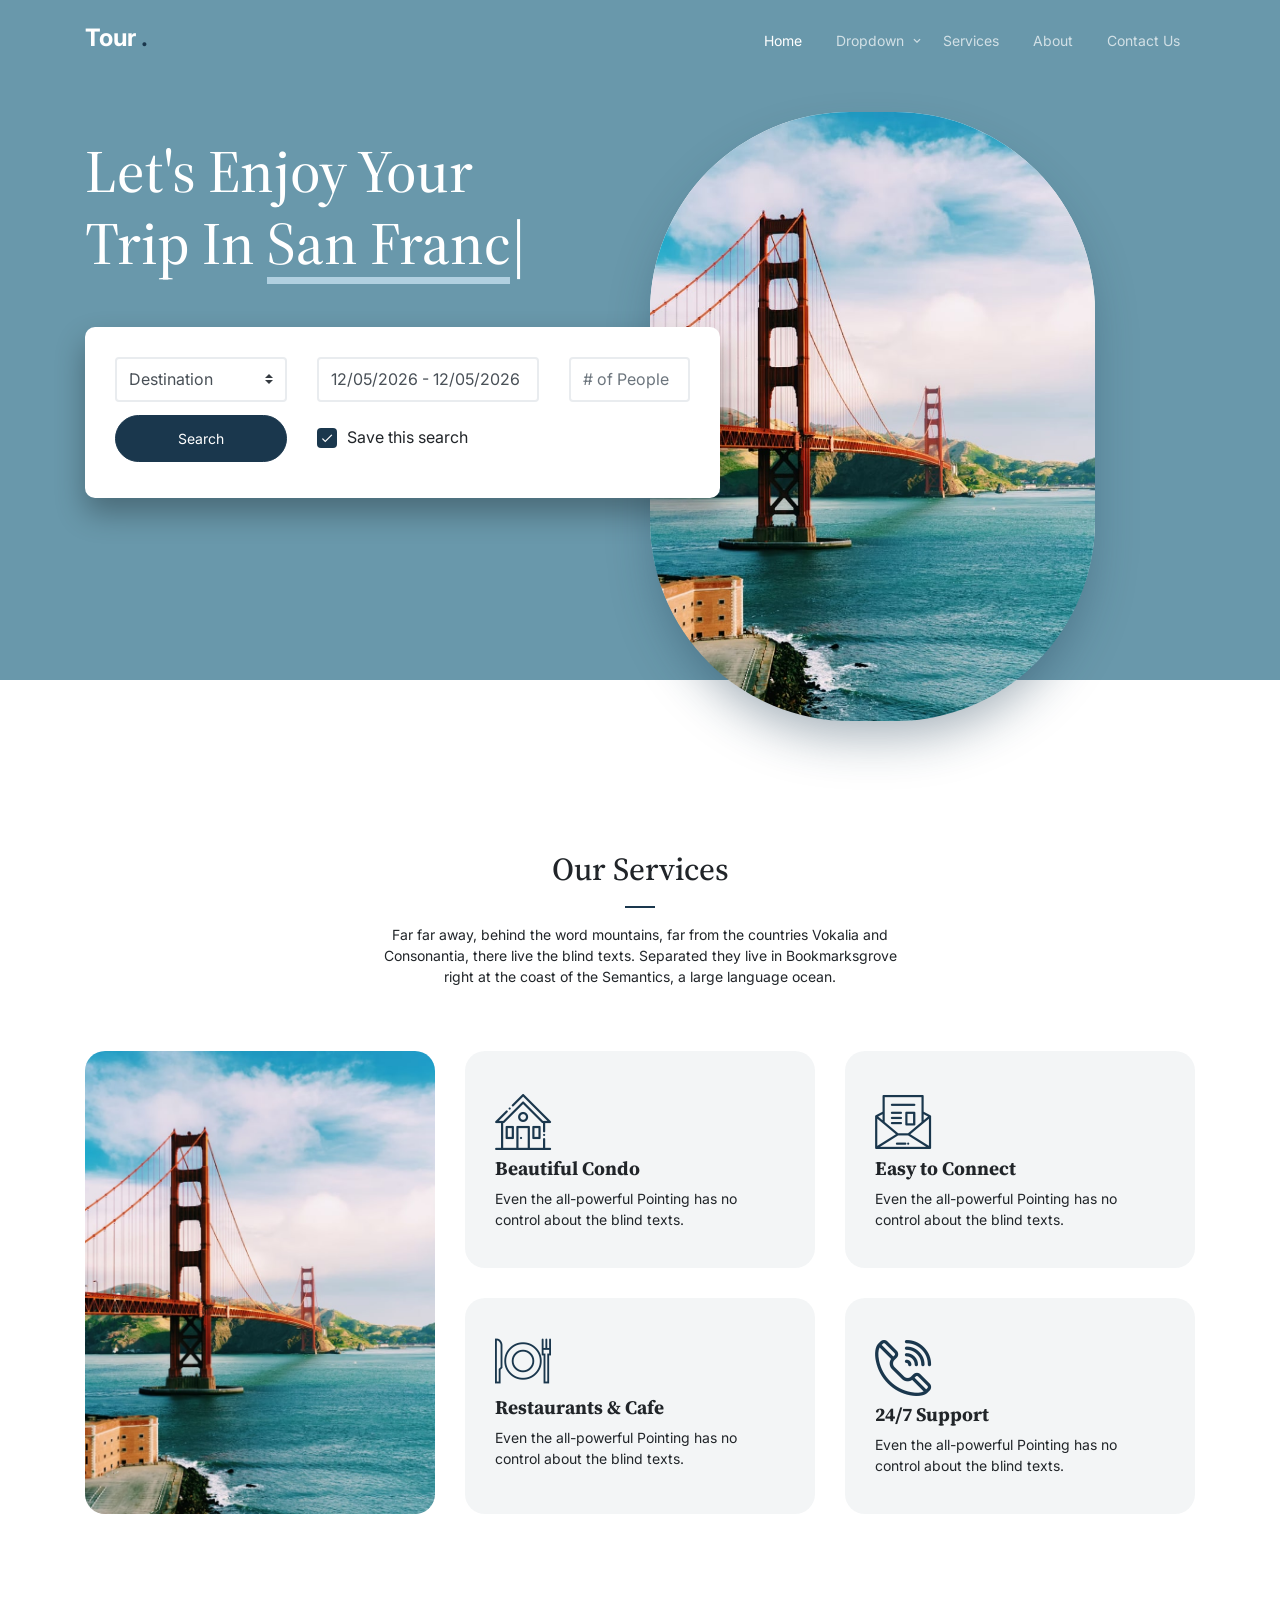
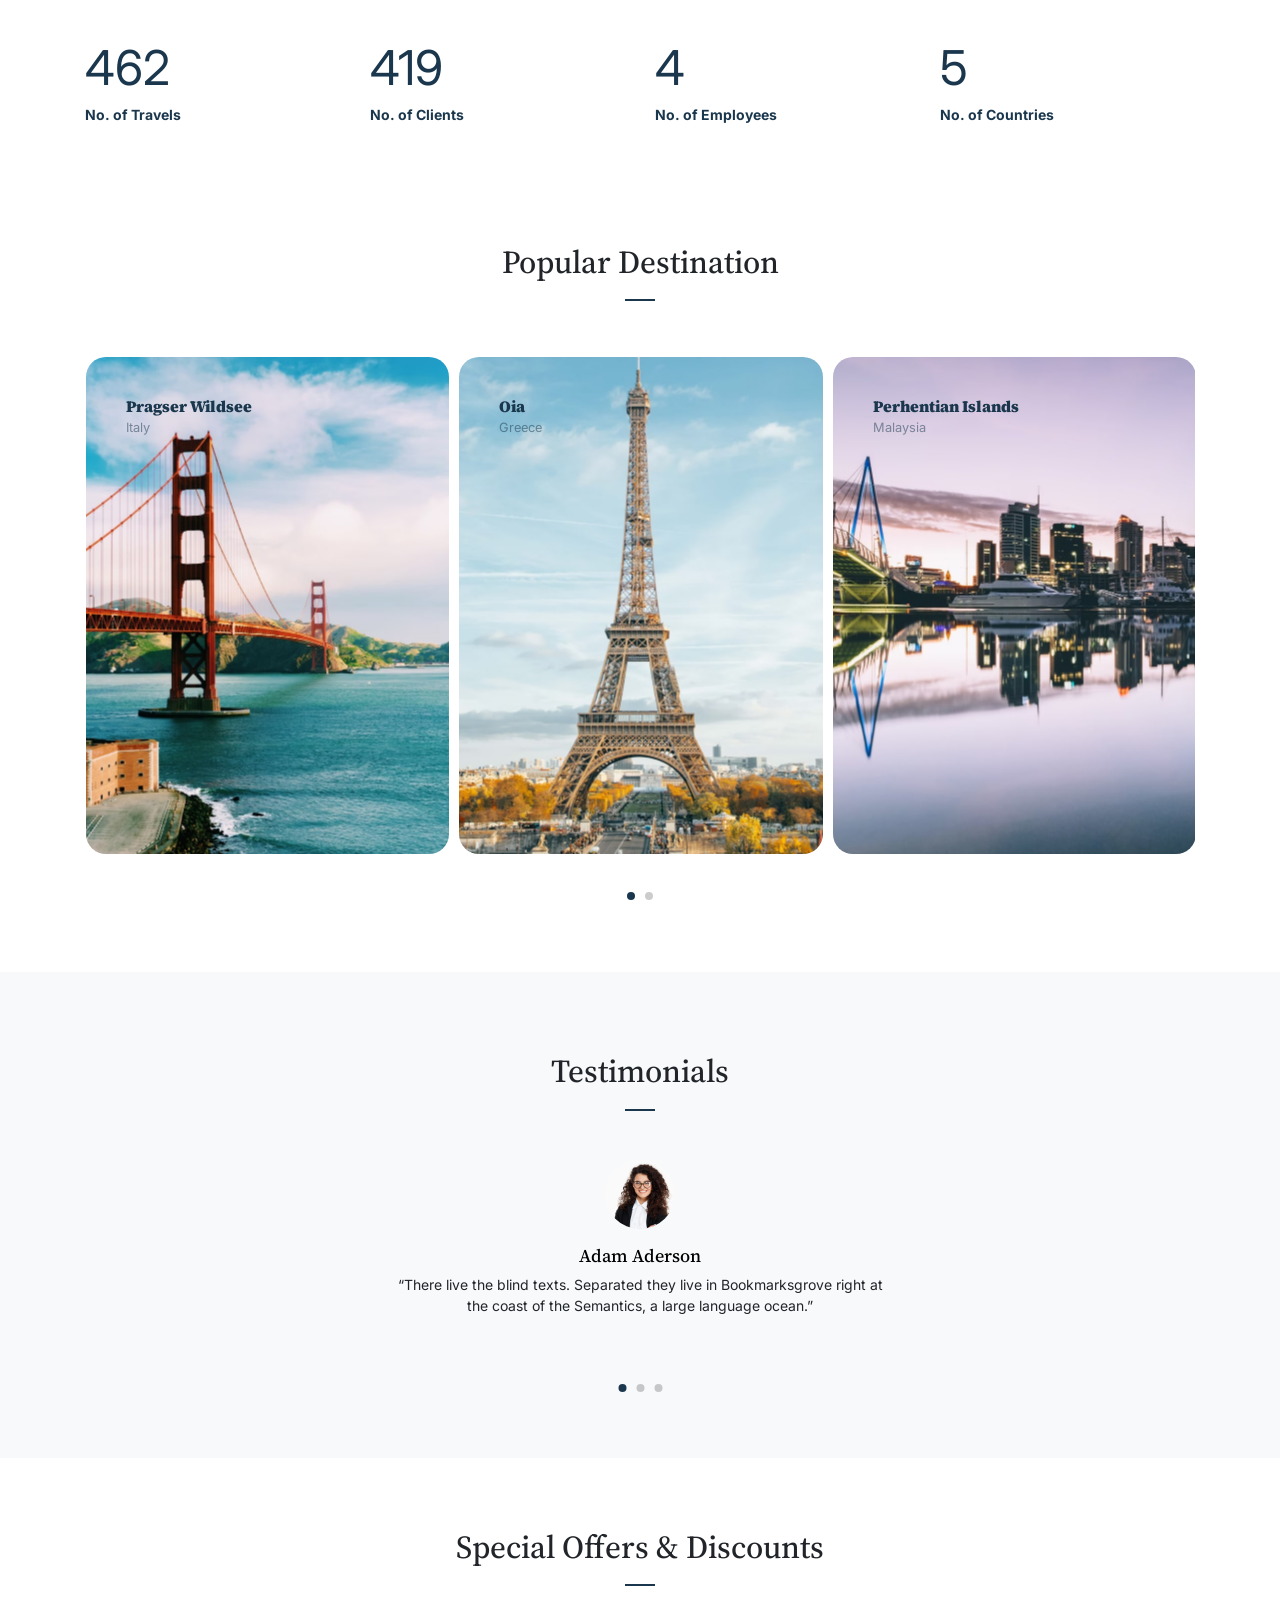
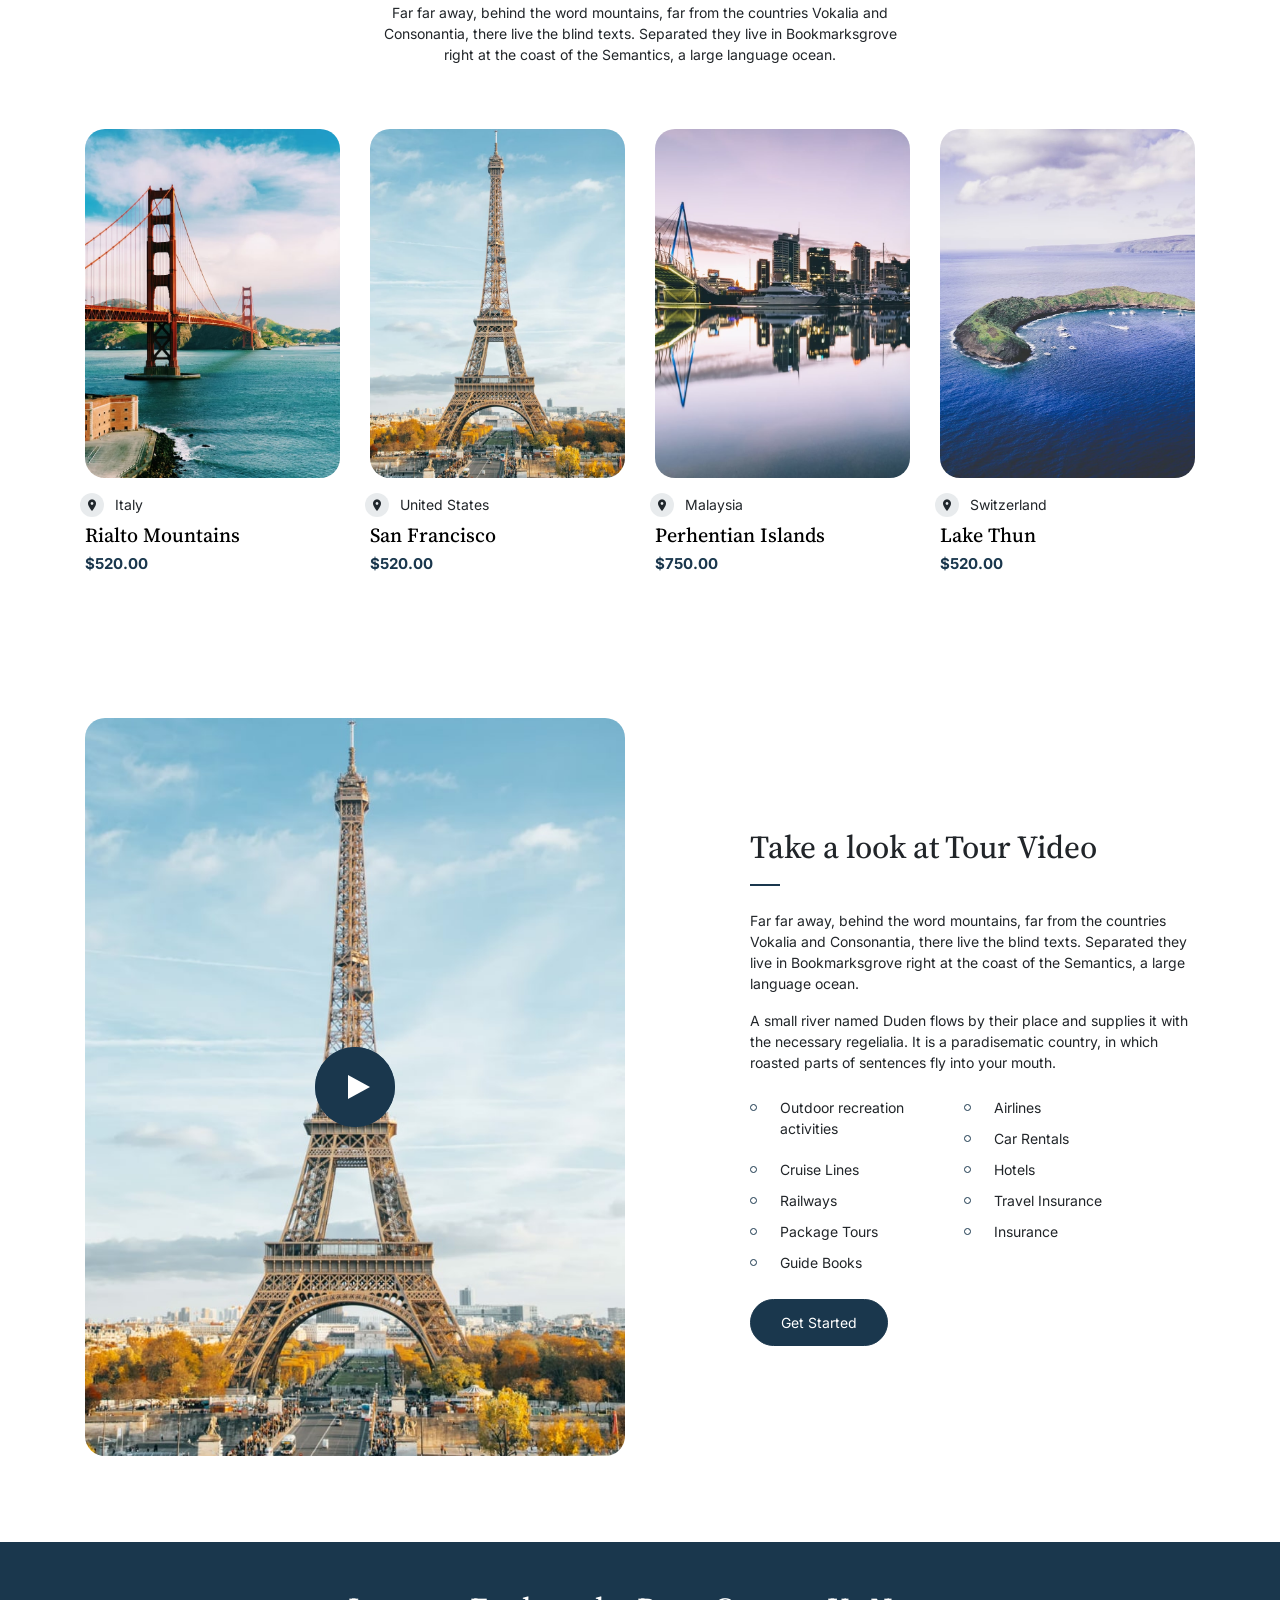
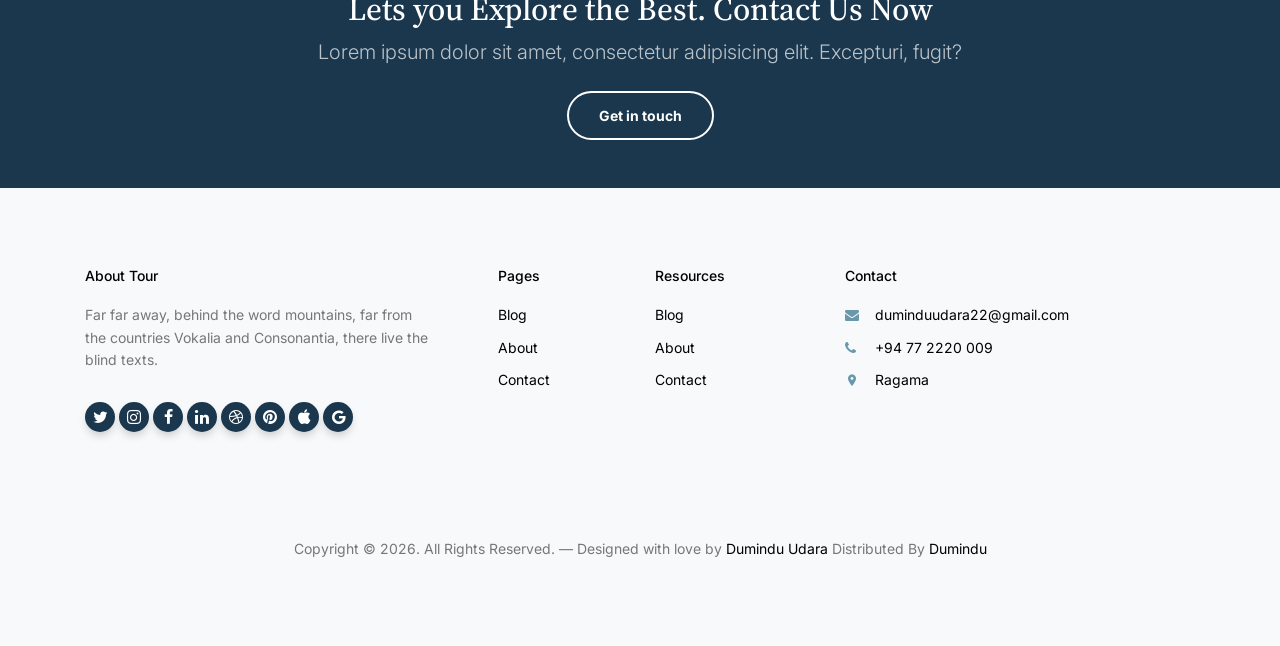
<file: index.html>
<!doctype html>
<html lang="en">

<head>
    <meta charset="utf-8">
    <meta name="viewport" content="width=device-width, initial-scale=1, shrink-to-fit=no">
    <meta name="author" content="Untree.co">
    <link rel="shortcut icon" href="favicon.png">

    <meta name="description" content="" />
    <meta name="keywords" content="bootstrap, bootstrap4" />

    <link rel="preconnect" href="https://fonts.googleapis.com">
    <link rel="preconnect" href="https://fonts.gstatic.com" crossorigin>
    <link href="https://fonts.googleapis.com/css2?family=Inter:wght@400;700&family=Source+Serif+Pro:wght@400;700&display=swap" rel="stylesheet">

    <link rel="stylesheet" href="css/bootstrap.min.css">
    <link rel="stylesheet" href="css/owl.carousel.min.css">
    <link rel="stylesheet" href="css/owl.theme.default.min.css">
    <link rel="stylesheet" href="css/jquery.fancybox.min.css">
    <link rel="stylesheet" href="fonts/icomoon/style.css">
    <link rel="stylesheet" href="fonts/flaticon/font/flaticon.css">
    <link rel="stylesheet" href="css/daterangepicker.css">
    <link rel="stylesheet" href="css/aos.css">
    <link rel="stylesheet" href="css/style.css">

    <title>Travel Agency</title>
</head>

<body>


    <div class="site-mobile-menu site-navbar-target">
        <div class="site-mobile-menu-header">
            <div class="site-mobile-menu-close">
                <span class="icofont-close js-menu-toggle"></span>
            </div>
        </div>
        <div class="site-mobile-menu-body"></div>
    </div>

    <nav class="site-nav">
        <div class="container">
            <div class="site-navigation">
                <a href="index.html" class="logo m-0">Tour <span class="text-primary">.</span></a>

                <ul class="js-clone-nav d-none d-lg-inline-block text-left site-menu float-right">
                    <li class="active"><a href="index.html">Home</a></li>
                    <li class="has-children">
                        <a href="#">Dropdown</a>
                        <ul class="dropdown">
                            <li><a href="elements.html">Elements</a></li>
                            <li><a href="#">Menu One</a></li>
                            <li class="has-children">
                                <a href="#">Menu Two</a>
                                <ul class="dropdown">
                                    <li><a href="#">Sub Menu One</a></li>
                                    <!-- <li><a href="#">Sub Menu Two</a></li>
									<li><a href="#">Sub Menu Three</a></li> -->
                                </ul>
                            </li>
                            <li><a href="#">Menu Three</a></li>
                        </ul>
                    </li>
                    <li><a href="services.html">Services</a></li>
                    <li><a href="about.html">About</a></li>
                    <li><a href="contact.html">Contact Us</a></li>
                </ul>

                <a href="#" class="burger ml-auto float-right site-menu-toggle js-menu-toggle d-inline-block d-lg-none light" data-toggle="collapse" data-target="#main-navbar">
                    <span></span>
                </a>

            </div>
        </div>
    </nav>


    <div class="hero">
        <div class="container">
            <div class="row align-items-center">
                <div class="col-lg-7">
                    <div class="intro-wrap">
                        <h1 class="mb-5"><span class="d-block">Let's Enjoy Your</span> Trip In <span class="typed-words"></span></h1>

                        <div class="row">
                            <div class="col-12">
                                <form class="form">
                                    <div class="row mb-2">
                                        <div class="col-sm-12 col-md-6 mb-3 mb-lg-0 col-lg-4">
                                            <select name="" id="" class="form-control custom-select">
												<option value="">Destination</option>
												<option value="">Peru</option>
												<option value="">Japan</option>
												<option value="">Thailand</option>
												<option value="">Brazil</option>
												<option value="">United States</option>
												<option value="">Israel</option>
												<option value="">China</option>
												<option value="">Russia</option>
                                                <option value="">Sri Lanka</option>
                                                <option value="">India</option>
											</select>
                                        </div>
                                        <div class="col-sm-12 col-md-6 mb-3 mb-lg-0 col-lg-5">
                                            <input type="text" class="form-control" name="daterange">
                                        </div>
                                        <div class="col-sm-12 col-md-6 mb-3 mb-lg-0 col-lg-3">
                                            <input type="text" class="form-control" placeholder="# of People">
                                        </div>

                                    </div>
                                    <div class="row align-items-center">
                                        <div class="col-sm-12 col-md-6 mb-3 mb-lg-0 col-lg-4">
                                            <input type="submit" class="btn btn-primary btn-block" value="Search">
                                        </div>
                                        <div class="col-lg-8">
                                            <label class="control control--checkbox mt-3">
												<span class="caption">Save this search</span>
												<input type="checkbox" checked="checked" />
												<div class="control__indicator"></div>
											</label>
                                        </div>
                                    </div>
                                </form>
                            </div>
                        </div>
                    </div>
                </div>
                <div class="col-lg-5">
                    <div class="slides">
                        <img src="images/hero-slider-1.jpg" alt="Image" class="img-fluid active">
                        <img src="images/hero-slider-2.jpg" alt="Image" class="img-fluid">
                        <img src="images/hero-slider-3.jpg" alt="Image" class="img-fluid">
                        <img src="images/hero-slider-4.jpg" alt="Image" class="img-fluid">
                        <img src="images/hero-slider-5.jpg" alt="Image" class="img-fluid">
                    </div>
                </div>
            </div>
        </div>
    </div>


    <div class="untree_co-section">
        <div class="container">
            <div class="row mb-5 justify-content-center">
                <div class="col-lg-6 text-center">
                    <h2 class="section-title text-center mb-3">Our Services</h2>
                    <p>Far far away, behind the word mountains, far from the countries Vokalia and Consonantia, there live the blind texts. Separated they live in Bookmarksgrove right at the coast of the Semantics, a large language ocean.</p>
                </div>
            </div>
            <div class="row align-items-stretch">
                <div class="col-lg-4 order-lg-1">
                    <div class="h-100">
                        <div class="frame h-100">
                            <div class="feature-img-bg h-100" style="background-image: url('images/hero-slider-1.jpg');"></div>
                        </div>
                    </div>
                </div>

                <div class="col-6 col-sm-6 col-lg-4 feature-1-wrap d-md-flex flex-md-column order-lg-1">

                    <div class="feature-1 d-md-flex">
                        <div class="align-self-center">
                            <span class="flaticon-house display-4 text-primary"></span>
                            <h3>Beautiful Condo</h3>
                            <p class="mb-0">Even the all-powerful Pointing has no control about the blind texts.</p>
                        </div>
                    </div>

                    <div class="feature-1 ">
                        <div class="align-self-center">
                            <span class="flaticon-restaurant display-4 text-primary"></span>
                            <h3>Restaurants & Cafe</h3>
                            <p class="mb-0">Even the all-powerful Pointing has no control about the blind texts.</p>
                        </div>
                    </div>

                </div>

                <div class="col-6 col-sm-6 col-lg-4 feature-1-wrap d-md-flex flex-md-column order-lg-3">

                    <div class="feature-1 d-md-flex">
                        <div class="align-self-center">
                            <span class="flaticon-mail display-4 text-primary"></span>
                            <h3>Easy to Connect</h3>
                            <p class="mb-0">Even the all-powerful Pointing has no control about the blind texts.</p>
                        </div>
                    </div>

                    <div class="feature-1 d-md-flex">
                        <div class="align-self-center">
                            <span class="flaticon-phone-call display-4 text-primary"></span>
                            <h3>24/7 Support</h3>
                            <p class="mb-0">Even the all-powerful Pointing has no control about the blind texts.</p>
                        </div>
                    </div>

                </div>

            </div>
        </div>
    </div>

    <div class="untree_co-section count-numbers py-5">
        <div class="container">
            <div class="row">
                <div class="col-6 col-sm-6 col-md-6 col-lg-3">
                    <div class="counter-wrap">
                        <div class="counter">
                            <span class="" data-number="9313">0</span>
                        </div>
                        <span class="caption">No. of Travels</span>
                    </div>
                </div>
                <div class="col-6 col-sm-6 col-md-6 col-lg-3">
                    <div class="counter-wrap">
                        <div class="counter">
                            <span class="" data-number="8492">0</span>
                        </div>
                        <span class="caption">No. of Clients</span>
                    </div>
                </div>
                <div class="col-6 col-sm-6 col-md-6 col-lg-3">
                    <div class="counter-wrap">
                        <div class="counter">
                            <span class="" data-number="100">0</span>
                        </div>
                        <span class="caption">No. of Employees</span>
                    </div>
                </div>
                <div class="col-6 col-sm-6 col-md-6 col-lg-3">
                    <div class="counter-wrap">
                        <div class="counter">
                            <span class="" data-number="120">0</span>
                        </div>
                        <span class="caption">No. of Countries</span>
                    </div>
                </div>
            </div>
        </div>
    </div>



    <div class="untree_co-section">
        <div class="container">
            <div class="row text-center justify-content-center mb-5">
                <div class="col-lg-7">
                    <h2 class="section-title text-center">Popular Destination</h2>
                </div>
            </div>

            <div class="owl-carousel owl-3-slider">

                <div class="item">
                    <a class="media-thumb" href="images/hero-slider-1.jpg" data-fancybox="gallery">
                        <div class="media-text">
                            <h3>Pragser Wildsee</h3>
                            <span class="location">Italy</span>
                        </div>
                        <img src="images/hero-slider-1.jpg" alt="Image" class="img-fluid">
                    </a>
                </div>

                <div class="item">
                    <a class="media-thumb" href="images/hero-slider-2.jpg" data-fancybox="gallery">
                        <div class="media-text">
                            <h3>Oia</h3>
                            <span class="location">Greece</span>
                        </div>
                        <img src="images/hero-slider-2.jpg" alt="Image" class="img-fluid">
                    </a>
                </div>

                <div class="item">
                    <a class="media-thumb" href="images/hero-slider-3.jpg" data-fancybox="gallery">
                        <div class="media-text">
                            <h3>Perhentian Islands</h3>
                            <span class="location">Malaysia</span>
                        </div>
                        <img src="images/hero-slider-3.jpg" alt="Image" class="img-fluid">
                    </a>
                </div>


                <div class="item">
                    <a class="media-thumb" href="images/hero-slider-4.jpg" data-fancybox="gallery">
                        <div class="media-text">
                            <h3>Rialto Bridge</h3>
                            <span class="location">Italy</span>
                        </div>
                        <img src="images/hero-slider-4.jpg" alt="Image" class="img-fluid">
                    </a>
                </div>

                <div class="item">
                    <a class="media-thumb" href="images/hero-slider-5.jpg" data-fancybox="gallery">
                        <div class="media-text">
                            <h3>San Francisco, United States</h3>
                            <span class="location">United States</span>
                        </div>
                        <img src="images/hero-slider-5.jpg" alt="Image" class="img-fluid">
                    </a>
                </div>

                <div class="item">
                    <a class="media-thumb" href="images/hero-slider-1.jpg" data-fancybox="gallery">
                        <div class="media-text">
                            <h3>Lake Thun</h3>
                            <span class="location">Switzerland</span>
                        </div>
                        <img src="images/hero-slider-2.jpg" alt="Image" class="img-fluid">
                    </a>
                </div>

            </div>

        </div>
    </div>


    <div class="untree_co-section testimonial-section mt-5">
        <div class="container">
            <div class="row justify-content-center">
                <div class="col-lg-7 text-center">
                    <h2 class="section-title text-center mb-5">Testimonials</h2>

                    <div class="owl-single owl-carousel no-nav">
                        <div class="testimonial mx-auto">
                            <figure class="img-wrap">
                                <img src="images/person_2.jpg" alt="Image" class="img-fluid">
                            </figure>
                            <h3 class="name">Adam Aderson</h3>
                            <blockquote>
                                <p>&ldquo;There live the blind texts. Separated they live in Bookmarksgrove right at the coast of the Semantics, a large language ocean.&rdquo;</p>
                            </blockquote>
                        </div>

                        <div class="testimonial mx-auto">
                            <figure class="img-wrap">
                                <img src="images/person_3.jpg" alt="Image" class="img-fluid">
                            </figure>
                            <h3 class="name">Lukas Devlin</h3>
                            <blockquote>
                                <p>&ldquo;There live the blind texts. Separated they live in Bookmarksgrove right at the coast of the Semantics, a large language ocean.&rdquo;</p>
                            </blockquote>
                        </div>

                        <div class="testimonial mx-auto">
                            <figure class="img-wrap">
                                <img src="images/person_4.jpg" alt="Image" class="img-fluid">
                            </figure>
                            <h3 class="name">Kayla Bryant</h3>
                            <blockquote>
                                <p>&ldquo;There live the blind texts. Separated they live in Bookmarksgrove right at the coast of the Semantics, a large language ocean.&rdquo;</p>
                            </blockquote>
                        </div>

                    </div>

                </div>
            </div>
        </div>
    </div>


    <div class="untree_co-section">
        <div class="container">
            <div class="row justify-content-center text-center mb-5">
                <div class="col-lg-6">
                    <h2 class="section-title text-center mb-3">Special Offers &amp; Discounts</h2>
                    <p>Far far away, behind the word mountains, far from the countries Vokalia and Consonantia, there live the blind texts. Separated they live in Bookmarksgrove right at the coast of the Semantics, a large language ocean.</p>
                </div>
            </div>
            <div class="row">
                <div class="col-6 col-sm-6 col-md-6 col-lg-3 mb-4 mb-lg-0">
                    <div class="media-1">
                        <a href="#" class="d-block mb-3"><img src="images/hero-slider-1.jpg" alt="Image" class="img-fluid"></a>
                        <span class="d-flex align-items-center loc mb-2">
							<span class="icon-room mr-3"></span>
                        <span>Italy</span>
                        </span>
                        <div class="d-flex align-items-center">
                            <div>
                                <h3><a href="#">Rialto Mountains</a></h3>
                                <div class="price ml-auto">
                                    <span>$520.00</span>
                                </div>
                            </div>

                        </div>

                    </div>
                </div>
                <div class="col-6 col-sm-6 col-md-6 col-lg-3 mb-4 mb-lg-0">
                    <div class="media-1">
                        <a href="#" class="d-block mb-3"><img src="images/hero-slider-2.jpg" alt="Image" class="img-fluid"></a>
                        <span class="d-flex align-items-center loc mb-2">
							<span class="icon-room mr-3"></span>
                        <span>United States</span>
                        </span>
                        <div class="d-flex align-items-center">
                            <div>
                                <h3><a href="#">San Francisco</a></h3>
                                <div class="price ml-auto">
                                    <span>$520.00</span>
                                </div>
                            </div>

                        </div>

                    </div>
                </div>
                <div class="col-6 col-sm-6 col-md-6 col-lg-3 mb-4 mb-lg-0">
                    <div class="media-1">
                        <a href="#" class="d-block mb-3"><img src="images/hero-slider-3.jpg" alt="Image" class="img-fluid"></a>
                        <span class="d-flex align-items-center loc mb-2">
							<span class="icon-room mr-3"></span>
                        <span>Malaysia</span>
                        </span>
                        <div class="d-flex align-items-center">
                            <div>
                                <h3><a href="#">Perhentian Islands</a></h3>
                                <div class="price ml-auto">
                                    <span>$750.00</span>
                                </div>
                            </div>

                        </div>

                    </div>
                </div>
                <div class="col-6 col-sm-6 col-md-6 col-lg-3 mb-4 mb-lg-0">
                    <div class="media-1">
                        <a href="#" class="d-block mb-3"><img src="images/hero-slider-4.jpg" alt="Image" class="img-fluid"></a>

                        <span class="d-flex align-items-center loc mb-2">
							<span class="icon-room mr-3"></span>
                        <span>Switzerland</span>
                        </span>

                        <div class="d-flex align-items-center">
                            <div>
                                <h3><a href="#">Lake Thun</a></h3>
                                <div class="price ml-auto">
                                    <span>$520.00</span>
                                </div>
                            </div>

                        </div>

                    </div>
                </div>
            </div>
        </div>
    </div>

    <div class="untree_co-section">
        <div class="container">
            <div class="row justify-content-between align-items-center">

                <div class="col-lg-6">
                    <figure class="img-play-video">
                        <a id="play-video" class="video-play-button" href="https://www.youtube.com/watch?v=mwtbEGNABWU" data-fancybox>
                            <span></span>
                        </a>
                        <img src="images/hero-slider-2.jpg" alt="Image" class="img-fluid rounded-20">
                    </figure>
                </div>

                <div class="col-lg-5">
                    <h2 class="section-title text-left mb-4">Take a look at Tour Video</h2>
                    <p>Far far away, behind the word mountains, far from the countries Vokalia and Consonantia, there live the blind texts. Separated they live in Bookmarksgrove right at the coast of the Semantics, a large language ocean.</p>

                    <p class="mb-4">A small river named Duden flows by their place and supplies it with the necessary regelialia. It is a paradisematic country, in which roasted parts of sentences fly into your mouth.
                    </p>

                    <ul class="list-unstyled two-col clearfix">
                        <li>Outdoor recreation activities</li>
                        <li>Airlines</li>
                        <li>Car Rentals</li>
                        <li>Cruise Lines</li>
                        <li>Hotels</li>
                        <li>Railways</li>
                        <li>Travel Insurance</li>
                        <li>Package Tours</li>
                        <li>Insurance</li>
                        <li>Guide Books</li>
                    </ul>

                    <p><a href="#" class="btn btn-primary">Get Started</a></p>


                </div>
            </div>
        </div>
    </div>



    <div class="py-5 cta-section">
        <div class="container">
            <div class="row text-center">
                <div class="col-md-12">
                    <h2 class="mb-2 text-white">Lets you Explore the Best. Contact Us Now</h2>
                    <p class="mb-4 lead text-white text-white-opacity">Lorem ipsum dolor sit amet, consectetur adipisicing elit. Excepturi, fugit?</p>
                    <p class="mb-0"><a href="contact.html" class="btn btn-outline-white text-white btn-md font-weight-bold">Get in touch</a></p>
                </div>
            </div>
        </div>
    </div>

    <div class="site-footer">
        <div class="inner first">
            <div class="container">
                <div class="row">
                    <div class="col-md-6 col-lg-4">
                        <div class="widget">
                            <h3 class="heading">About Tour</h3>
                            <p>Far far away, behind the word mountains, far from the countries Vokalia and Consonantia, there live the blind texts.</p>
                        </div>
                        <div class="widget">
                            <ul class="list-unstyled social">
                                <li><a href="#"><span class="icon-twitter"></span></a></li>
                                <li><a href="#"><span class="icon-instagram"></span></a></li>
                                <li><a href="#"><span class="icon-facebook"></span></a></li>
                                <li><a href="#"><span class="icon-linkedin"></span></a></li>
                                <li><a href="#"><span class="icon-dribbble"></span></a></li>
                                <li><a href="#"><span class="icon-pinterest"></span></a></li>
                                <li><a href="#"><span class="icon-apple"></span></a></li>
                                <li><a href="#"><span class="icon-google"></span></a></li>
                            </ul>
                        </div>
                    </div>
                    <div class="col-md-6 col-lg-2 pl-lg-5">
                        <div class="widget">
                            <h3 class="heading">Pages</h3>
                            <ul class="links list-unstyled">
                                <li><a href="#">Blog</a></li>
                                <li><a href="#">About</a></li>
                                <li><a href="#">Contact</a></li>
                            </ul>
                        </div>
                    </div>
                    <div class="col-md-6 col-lg-2">
                        <div class="widget">
                            <h3 class="heading">Resources</h3>
                            <ul class="links list-unstyled">
                                <li><a href="#">Blog</a></li>
                                <li><a href="#">About</a></li>
                                <li><a href="#">Contact</a></li>
                            </ul>
                        </div>
                    </div>
                    <div class="col-md-6 col-lg-4">
                        <div class="widget">
                            <h3 class="heading">Contact</h3>
                            <ul class="list-unstyled quick-info links">
                                <li class="email"><a href="#">duminduudara22@gmail.com</a></li>
                                <li class="phone"><a href="#">+94 77 2220 009</a></li>
                                <li class="address"><a href="#">Ragama</a></li>
                            </ul>
                        </div>
                    </div>
                </div>
            </div>
        </div>



        <div class="inner dark">
            <div class="container">
                <div class="row text-center">
                    <div class="col-md-8 mb-3 mb-md-0 mx-auto">
                        <p>Copyright &copy;
                            <script>
                                document.write(new Date().getFullYear());
                            </script>. All Rights Reserved. &mdash; Designed with love by <a href="https://untree.co" class="link-highlight">Dumindu Udara</a>
                            <!-- License information: https://untree.co/license/ -->Distributed By <a href="https://themewagon.com" target="_blank">Dumindu</a>
                        </p>
                    </div>

                </div>
            </div>
        </div>
    </div>

    <div id="overlayer"></div>
    <div class="loader">
        <div class="spinner-border" role="status">
            <span class="sr-only">Loading...</span>
        </div>
    </div>

    <script src="js/jquery-3.4.1.min.js"></script>
    <script src="js/popper.min.js"></script>
    <script src="js/bootstrap.min.js"></script>
    <script src="js/owl.carousel.min.js"></script>
    <script src="js/jquery.animateNumber.min.js"></script>
    <script src="js/jquery.waypoints.min.js"></script>
    <script src="js/jquery.fancybox.min.js"></script>
    <script src="js/aos.js"></script>
    <script src="js/moment.min.js"></script>
    <script src="js/daterangepicker.js"></script>

    <script src="js/typed.js"></script>
    <script>
        $(function() {
            var slides = $('.slides'),
                images = slides.find('img');

            images.each(function(i) {
                $(this).attr('data-id', i + 1);
            })

            var typed = new Typed('.typed-words', {
                strings: ["San Francisco.", " Paris.", " New Zealand.", " Maui.", " London."],
                typeSpeed: 80,
                backSpeed: 80,
                backDelay: 4000,
                startDelay: 1000,
                loop: true,
                showCursor: true,
                preStringTyped: (arrayPos, self) => {
                    arrayPos++;
                    console.log(arrayPos);
                    $('.slides img').removeClass('active');
                    $('.slides img[data-id="' + arrayPos + '"]').addClass('active');
                }

            });
        })
    </script>

    <script src="js/custom.js"></script>

</body>

</html>
</file>
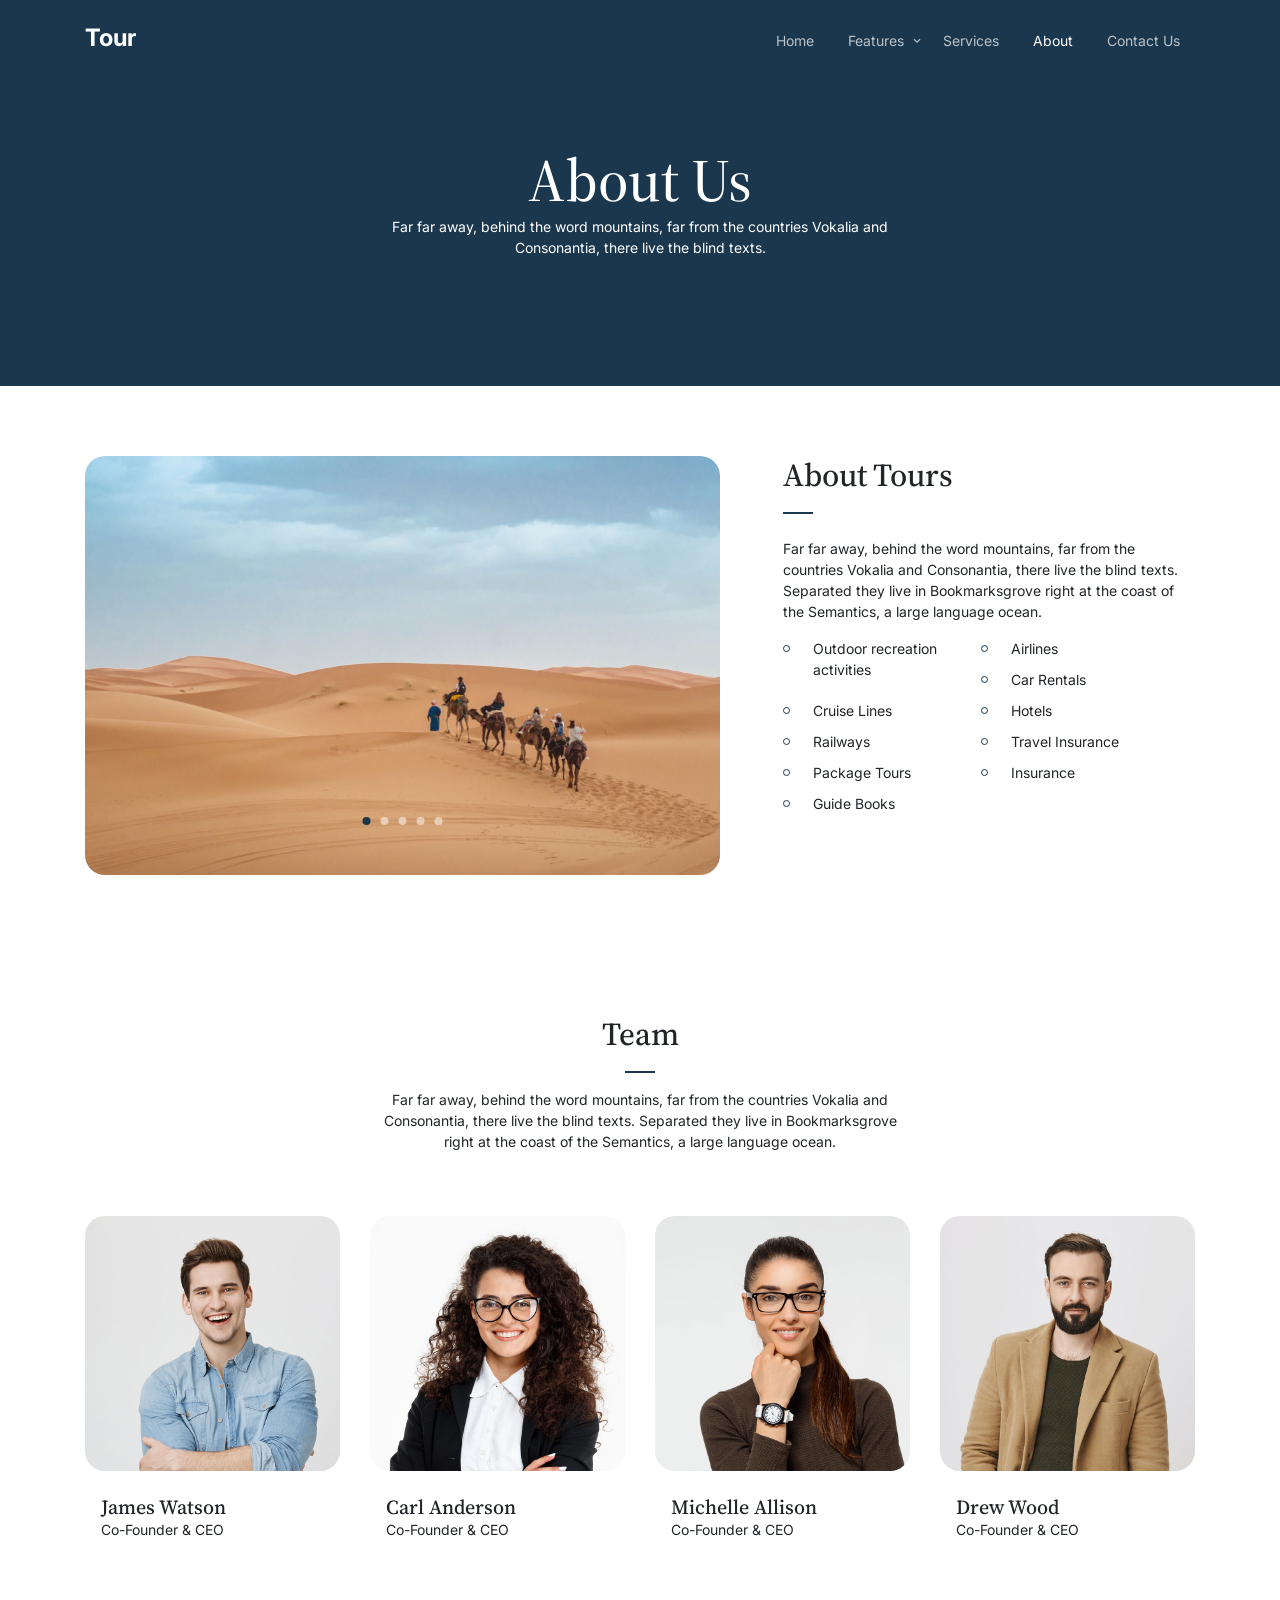
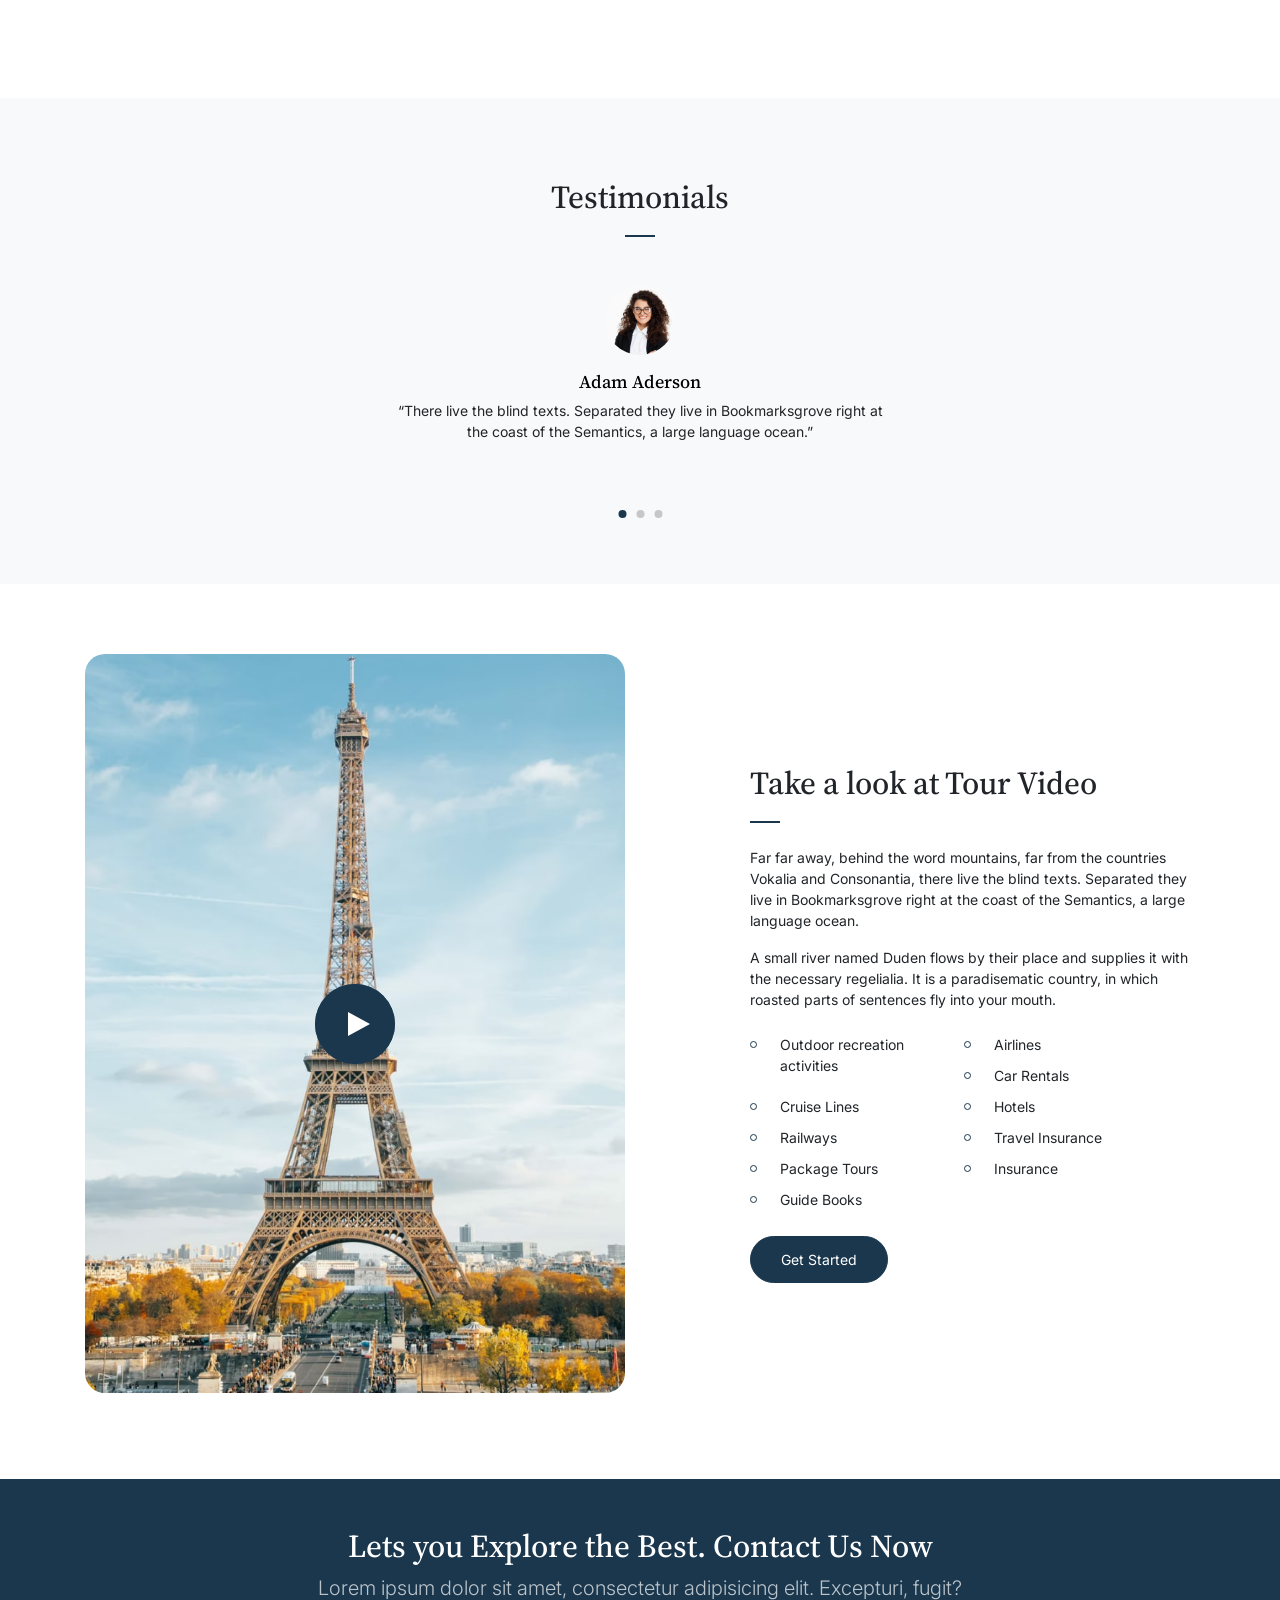
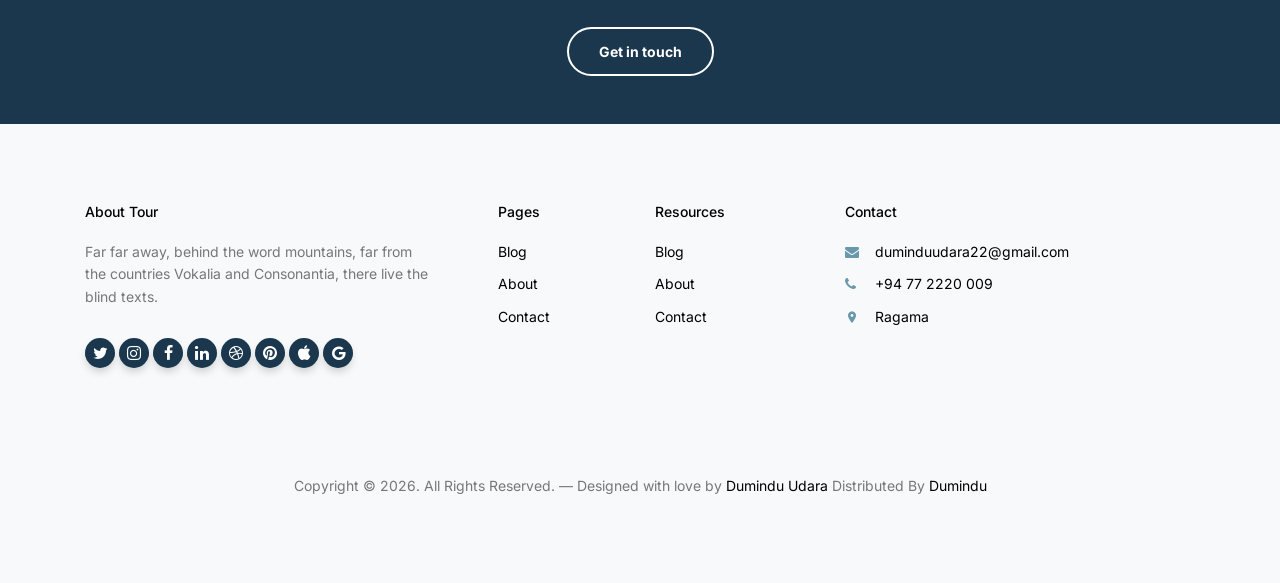
<file: about.html>
<!doctype html>
<html lang="en">

<head>
    <meta charset="utf-8">
    <meta name="viewport" content="width=device-width, initial-scale=1, shrink-to-fit=no">
    <meta name="author" content="Untree.co">
    <link rel="shortcut icon" href="favicon.png">

    <meta name="description" content="" />
    <meta name="keywords" content="bootstrap, bootstrap4" />

    <link rel="preconnect" href="https://fonts.googleapis.com">
    <link rel="preconnect" href="https://fonts.gstatic.com" crossorigin>
    <link href="https://fonts.googleapis.com/css2?family=Inter:wght@400;700&family=Source+Serif+Pro:wght@400;700&display=swap" rel="stylesheet">

    <link rel="stylesheet" href="css/bootstrap.min.css">
    <link rel="stylesheet" href="css/owl.carousel.min.css">
    <link rel="stylesheet" href="css/owl.theme.default.min.css">
    <link rel="stylesheet" href="css/jquery.fancybox.min.css">
    <link rel="stylesheet" href="fonts/icomoon/style.css">
    <link rel="stylesheet" href="fonts/flaticon/font/flaticon.css">
    <link rel="stylesheet" href="css/daterangepicker.css">
    <link rel="stylesheet" href="css/aos.css">
    <link rel="stylesheet" href="css/style.css">

    <title>Travel Agency</title>
</head>

<body>


    <div class="site-mobile-menu site-navbar-target">
        <div class="site-mobile-menu-header">
            <div class="site-mobile-menu-close">
                <span class="icofont-close js-menu-toggle"></span>
            </div>
        </div>
        <div class="site-mobile-menu-body"></div>
    </div>

    <nav class="site-nav">
        <div class="container">
            <div class="site-navigation">
                <a href="index.html" class="logo m-0">Tour <span class="text-primary">.</span></a>

                <ul class="js-clone-nav d-none d-lg-inline-block text-left site-menu float-right">
                    <li><a href="index.html">Home</a></li>
                    <li class="has-children">
                        <a href="#">Features</a>
                        <ul class="dropdown">
                            <li><a href="elements.html">Elements</a></li>
                            <li><a href="#">Hotel Details</a></li>
                            <li class="has-children">
                                <a href="#">Vehicle Details</a>
                                <ul class="dropdown">
                                    <li><a href="#">Sub Menu One</a></li>
                                    <li><a href="#">Sub Menu Two</a></li>
                                    <li><a href="#">Sub Menu Three</a></li>
                                </ul>
                            </li>
                            <li><a href="#">Menu Three</a></li>
                        </ul>
                    </li>
                    <li><a href="services.html">Services</a></li>
                    <li class="active"><a href="about.html">About</a></li>
                    <li><a href="contact.html">Contact Us</a></li>
                </ul>

                
                <a href="#" class="burger ml-auto float-right site-menu-toggle js-menu-toggle d-inline-block d-lg-none light" data-toggle="collapse" data-target="#main-navbar">
                    <span></span>
                </a>
            </div>
        </div>
    </nav>


    <div class="hero hero-inner">
        <div class="container">
            <div class="row align-items-center">
                <div class="col-lg-6 mx-auto text-center">
                    <div class="intro-wrap">
                        <h1 class="mb-0">About Us</h1>
                        <p class="text-white">Far far away, behind the word mountains, far from the countries Vokalia and Consonantia, there live the blind texts. </p>
                    </div>
                </div>
            </div>
        </div>
    </div>



    <div class="untree_co-section">
        <div class="container">
            <div class="row">
                <div class="col-lg-7">
                    <div class="owl-single dots-absolute owl-carousel">
                        <img src="images/slider-1.jpg" alt="Free HTML Template by Untree.co" class="img-fluid rounded-20">
                        <img src="images/slider-2.jpg" alt="Free HTML Template by Untree.co" class="img-fluid rounded-20">
                        <img src="images/slider-3.jpg" alt="Free HTML Template by Untree.co" class="img-fluid rounded-20">
                        <img src="images/slider-4.jpg" alt="Free HTML Template by Untree.co" class="img-fluid rounded-20">
                        <img src="images/slider-5.jpg" alt="Free HTML Template by Untree.co" class="img-fluid rounded-20">
                    </div>
                </div>
                <div class="col-lg-5 pl-lg-5 ml-auto">
                    <h2 class="section-title mb-4">About Tours</h2>
                    <p>Far far away, behind the word mountains, far from the countries Vokalia and Consonantia, there live the blind texts. Separated they live in Bookmarksgrove right at the coast of the Semantics, a large language ocean.
                    </p>
                    <ul class="list-unstyled two-col clearfix">
                        <li>Outdoor recreation activities</li>
                        <li>Airlines</li>
                        <li>Car Rentals</li>
                        <li>Cruise Lines</li>
                        <li>Hotels</li>
                        <li>Railways</li>
                        <li>Travel Insurance</li>
                        <li>Package Tours</li>
                        <li>Insurance</li>
                        <li>Guide Books</li>
                    </ul>
                </div>
            </div>
        </div>
    </div>

    <div class="untree_co-section">
        <div class="container">
            <div class="row justify-content-center mb-5">
                <div class="col-md-6 text-center">
                    <h2 class="section-title mb-3 text-center">Team</h2>
                    <p>Far far away, behind the word mountains, far from the countries Vokalia and Consonantia, there live the blind texts. Separated they live in Bookmarksgrove right at the coast of the Semantics, a large language ocean.
                    </p>
                </div>
            </div>

            <div class="row">
                <div class="col-lg-3 mb-4">
                    <div class="team">
                        <img src="images/person_1.jpg" alt="Image" class="img-fluid mb-4 rounded-20">
                        <div class="px-3">
                            <h3 class="mb-0">James Watson</h3>
                            <p>Co-Founder &amp; CEO</p>
                        </div>
                    </div>
                </div>
                <div class="col-lg-3 mb-4">
                    <div class="team">
                        <img src="images/person_2.jpg" alt="Image" class="img-fluid mb-4 rounded-20">
                        <div class="px-3">
                            <h3 class="mb-0">Carl Anderson</h3>
                            <p>Co-Founder &amp; CEO</p>
                        </div>
                    </div>
                </div>

                <div class="col-lg-3 mb-4">
                    <div class="team">
                        <img src="images/person_4.jpg" alt="Image" class="img-fluid mb-4 rounded-20">
                        <div class="px-3">
                            <h3 class="mb-0">Michelle Allison</h3>
                            <p>Co-Founder &amp; CEO</p>
                        </div>
                    </div>
                </div>
                <div class="col-lg-3 mb-4">
                    <div class="team">
                        <img src="images/person_3.jpg" alt="Image" class="img-fluid mb-4 rounded-20">
                        <div class="px-3">
                            <h3 class="mb-0">Drew Wood</h3>
                            <p>Co-Founder &amp; CEO</p>
                        </div>
                    </div>
                </div>

            </div>

        </div>
    </div>




    <div class="untree_co-section testimonial-section mt-5">
        <div class="container">
            <div class="row justify-content-center">
                <div class="col-lg-7 text-center">
                    <h2 class="section-title text-center mb-5">Testimonials</h2>

                    <div class="owl-single owl-carousel no-nav">
                        <div class="testimonial mx-auto">
                            <figure class="img-wrap">
                                <img src="images/person_2.jpg" alt="Image" class="img-fluid">
                            </figure>
                            <h3 class="name">Adam Aderson</h3>
                            <blockquote>
                                <p>&ldquo;There live the blind texts. Separated they live in Bookmarksgrove right at the coast of the Semantics, a large language ocean.&rdquo;</p>
                            </blockquote>
                        </div>

                        <div class="testimonial mx-auto">
                            <figure class="img-wrap">
                                <img src="images/person_3.jpg" alt="Image" class="img-fluid">
                            </figure>
                            <h3 class="name">Lukas Devlin</h3>
                            <blockquote>
                                <p>&ldquo;There live the blind texts. Separated they live in Bookmarksgrove right at the coast of the Semantics, a large language ocean.&rdquo;</p>
                            </blockquote>
                        </div>

                        <div class="testimonial mx-auto">
                            <figure class="img-wrap">
                                <img src="images/person_4.jpg" alt="Image" class="img-fluid">
                            </figure>
                            <h3 class="name">Kayla Bryant</h3>
                            <blockquote>
                                <p>&ldquo;There live the blind texts. Separated they live in Bookmarksgrove right at the coast of the Semantics, a large language ocean.&rdquo;</p>
                            </blockquote>
                        </div>

                    </div>

                </div>
            </div>
        </div>
    </div>

    <div class="untree_co-section">
        <div class="container">
            <div class="row justify-content-between align-items-center">

                <div class="col-lg-6">
                    <figure class="img-play-video">
                        <a id="play-video" class="video-play-button" href="https://www.youtube.com/watch?v=mwtbEGNABWU" data-fancybox>
                            <span></span>
                        </a>
                        <img src="images/hero-slider-2.jpg" alt="Image" class="img-fluid rounded-20">
                    </figure>
                </div>

                <div class="col-lg-5">
                    <h2 class="section-title text-left mb-4">Take a look at Tour Video</h2>
                    <p>Far far away, behind the word mountains, far from the countries Vokalia and Consonantia, there live the blind texts. Separated they live in Bookmarksgrove right at the coast of the Semantics, a large language ocean.
                    </p>

                    <p class="mb-4">A small river named Duden flows by their place and supplies it with the necessary regelialia. It is a paradisematic country, in which roasted parts of sentences fly into your mouth.</p>

                    <ul class="list-unstyled two-col clearfix">
                        <li>Outdoor recreation activities</li>
                        <li>Airlines</li>
                        <li>Car Rentals</li>
                        <li>Cruise Lines</li>
                        <li>Hotels</li>
                        <li>Railways</li>
                        <li>Travel Insurance</li>
                        <li>Package Tours</li>
                        <li>Insurance</li>
                        <li>Guide Books</li>
                    </ul>

                    <p><a href="#" class="btn btn-primary">Get Started</a></p>


                </div>
            </div>
        </div>
    </div>

    <div class="py-5 cta-section">
        <div class="container">
            <div class="row text-center">
                <div class="col-md-12">
                    <h2 class="mb-2 text-white">Lets you Explore the Best. Contact Us Now</h2>
                    <p class="mb-4 lead text-white text-white-opacity">Lorem ipsum dolor sit amet, consectetur adipisicing elit. Excepturi, fugit?</p>
                    <p class="mb-0"><a href="contact.html" class="btn btn-outline-white text-white btn-md font-weight-bold">Get in
              touch</a></p>
                </div>
            </div>
        </div>
    </div>

    <div class="site-footer">
        <div class="inner first">
            <div class="container">
                <div class="row">
                    <div class="col-md-6 col-lg-4">
                        <div class="widget">
                            <h3 class="heading">About Tour</h3>
                            <p>Far far away, behind the word mountains, far from the countries Vokalia and Consonantia, there live the blind texts.</p>
                        </div>
                        <div class="widget">
                            <ul class="list-unstyled social">
                                <li><a href="#"><span class="icon-twitter"></span></a></li>
                                <li><a href="#"><span class="icon-instagram"></span></a></li>
                                <li><a href="#"><span class="icon-facebook"></span></a></li>
                                <li><a href="#"><span class="icon-linkedin"></span></a></li>
                                <li><a href="#"><span class="icon-dribbble"></span></a></li>
                                <li><a href="#"><span class="icon-pinterest"></span></a></li>
                                <li><a href="#"><span class="icon-apple"></span></a></li>
                                <li><a href="#"><span class="icon-google"></span></a></li>
                            </ul>
                        </div>
                    </div>
                    <div class="col-md-6 col-lg-2 pl-lg-5">
                        <div class="widget">
                            <h3 class="heading">Pages</h3>
                            <ul class="links list-unstyled">
                                <li><a href="#">Blog</a></li>
                                <li><a href="#">About</a></li>
                                <li><a href="#">Contact</a></li>
                            </ul>
                        </div>
                    </div>
                    <div class="col-md-6 col-lg-2">
                        <div class="widget">
                            <h3 class="heading">Resources</h3>
                            <ul class="links list-unstyled">
                                <li><a href="#">Blog</a></li>
                                <li><a href="#">About</a></li>
                                <li><a href="#">Contact</a></li>
                            </ul>
                        </div>
                    </div>
                    <div class="col-md-6 col-lg-4">
                        <div class="widget">
                            <h3 class="heading">Contact</h3>
                            <ul class="list-unstyled quick-info links">
                                <li class="email"><a href="#">duminduudara22@gmail.com</a></li>
                                <li class="phone"><a href="#">+94 77 2220 009</a></li>
                                <li class="address"><a href="#">Ragama</a></li>
                            </ul>
                        </div>
                    </div>
                </div>
            </div>
        </div>



        <div class="inner dark">
            <div class="container">
                <div class="row text-center">
                    <div class="col-md-8 mb-3 mb-md-0 mx-auto">
                        <p>Copyright &copy;
                            <script>
                                document.write(new Date().getFullYear());
                            </script>. All Rights Reserved. &mdash; Designed with love by <a href="https://untree.co" class="link-highlight">Dumindu Udara</a>
                            <!-- License information: https://untree.co/license/ -->Distributed By <a href="https://themewagon.com" target="_blank">Dumindu</a>
                        </p>
                    </div>

                </div>
            </div>
        </div>
    </div>

    <div id="overlayer"></div>
    <div class="loader">
        <div class="spinner-border" role="status">
            <span class="sr-only">Loading...</span>
        </div>
    </div>

    <script src="js/jquery-3.4.1.min.js"></script>
    <script src="js/popper.min.js"></script>
    <script src="js/bootstrap.min.js"></script>
    <script src="js/owl.carousel.min.js"></script>
    <script src="js/jquery.animateNumber.min.js"></script>
    <script src="js/jquery.waypoints.min.js"></script>
    <script src="js/jquery.fancybox.min.js"></script>
    <script src="js/aos.js"></script>
    <script src="js/moment.min.js"></script>
    <script src="js/daterangepicker.js"></script>

    <script src="js/typed.js"></script>

    <script src="js/custom.js"></script>

</body>

</html>
</file>
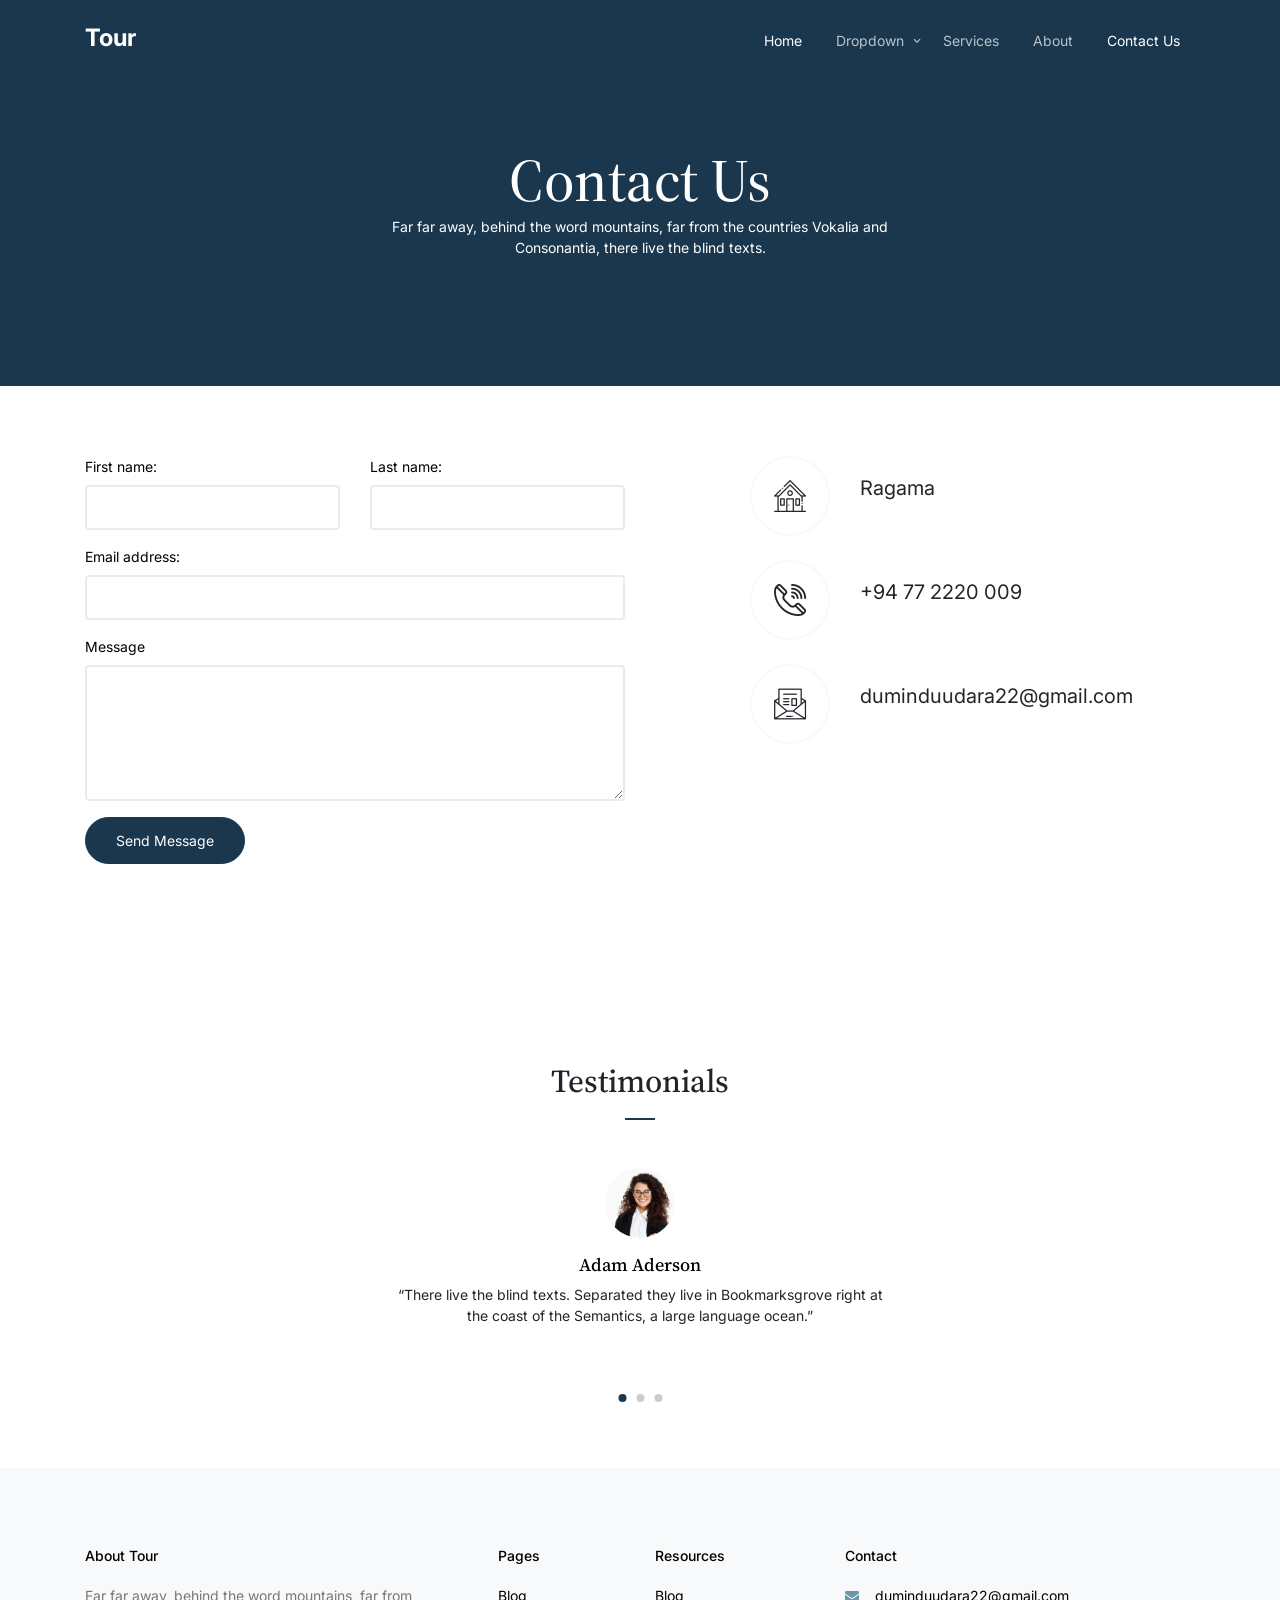
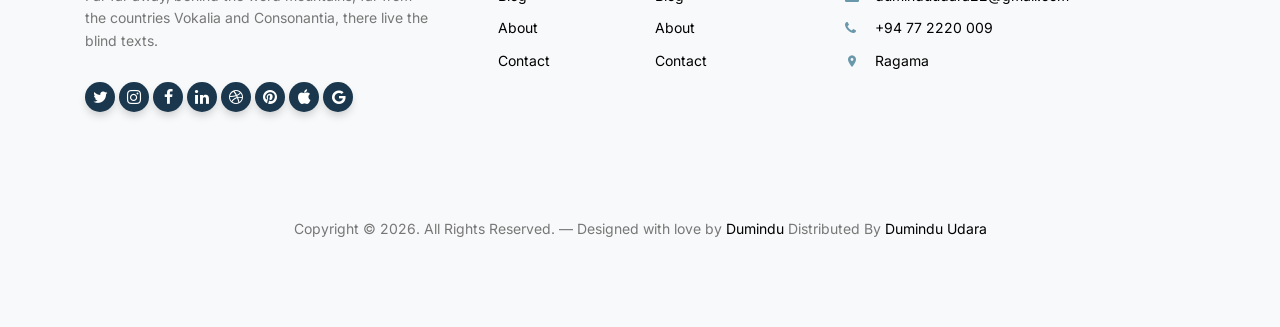
<file: contact.html>
<!doctype html>
<html lang="en">

  <head>
    <meta charset="utf-8">
    <meta name="viewport" content="width=device-width, initial-scale=1, shrink-to-fit=no">
    <meta name="author" content="Untree.co">
    <link rel="shortcut icon" href="favicon.png">

    <meta name="description" content="" />
    <meta name="keywords" content="bootstrap, bootstrap4" />

    <link rel="preconnect" href="https://fonts.googleapis.com">
    <link rel="preconnect" href="https://fonts.gstatic.com" crossorigin>
    <link href="https://fonts.googleapis.com/css2?family=Inter:wght@400;700&family=Source+Serif+Pro:wght@400;700&display=swap"
          rel="stylesheet">

    <link rel="stylesheet" href="css/bootstrap.min.css">
    <link rel="stylesheet" href="css/owl.carousel.min.css">
    <link rel="stylesheet" href="css/owl.theme.default.min.css">
    <link rel="stylesheet" href="css/jquery.fancybox.min.css">
    <link rel="stylesheet" href="fonts/icomoon/style.css">
    <link rel="stylesheet" href="fonts/flaticon/font/flaticon.css">
    <link rel="stylesheet" href="css/daterangepicker.css">
    <link rel="stylesheet" href="css/aos.css">
    <link rel="stylesheet" href="css/style.css">

    <title>Travel Agency</title>
  </head>

  <body>


    <div class="site-mobile-menu site-navbar-target">
      <div class="site-mobile-menu-header">
        <div class="site-mobile-menu-close">
          <span class="icofont-close js-menu-toggle"></span>
        </div>
      </div>
      <div class="site-mobile-menu-body"></div>
    </div>

    <nav class="site-nav">
      <div class="container">
        <div class="site-navigation">
          <a href="index.html" class="logo m-0">Tour <span class="text-primary">.</span></a>

          <ul class="js-clone-nav d-none d-lg-inline-block text-left site-menu float-right">
            <li class="active"><a href="index.html">Home</a></li>
            <li class="has-children">
              <a href="#">Dropdown</a>
              <ul class="dropdown">
                <li><a href="elements.html">Features</a></li>
                <li><a href="#">Hotel</a></li>
                <li class="has-children">
                  <a href="#">Vehicle</a>
                  <ul class="dropdown">
                    <li><a href="#">Sub Menu One</a></li>
                    <li><a href="#">Sub Menu Two</a></li>
                    <li><a href="#">Sub Menu Three</a></li>
                  </ul>
                </li>
                <li><a href="#">Menu Three</a></li>
              </ul>
            </li>
            <li><a href="services.html">Services</a></li>
            <li><a href="about.html">About</a></li>
            <li class="active"><a href="contact.html">Contact Us</a></li>
          </ul>

          <a href="#" class="burger ml-auto float-right site-menu-toggle js-menu-toggle d-inline-block d-lg-none light"
             data-toggle="collapse" data-target="#main-navbar">
            <span></span>
          </a>

        </div>
      </div>
    </nav>


    <div class="hero hero-inner">
      <div class="container">
        <div class="row align-items-center">
          <div class="col-lg-6 mx-auto text-center">
            <div class="intro-wrap">
              <h1 class="mb-0">Contact Us</h1>
              <p class="text-white">Far far away, behind the word mountains, far from the countries Vokalia and
                Consonantia, there live the blind texts. </p>
            </div>
          </div>
        </div>
      </div>
    </div>

    <div class="untree_co-section">
      <div class="container">
        <div class="row">
          <div class="col-lg-6 mb-5 mb-lg-0">
            <p class="alert text-danger d-none">Please complete the form</p>
            <form class="contact-form" data-aos="fade-up" data-aos-delay="200">
              <div class="row">
                <div class="col-6">
                  <div class="form-group">
                    <label class="text-black" for="fname">First name:</label>
                    <input type="text" class="form-control " name="fname" id="fname">
                  </div>
                </div>
                <div class="col-6">
                  <div class="form-group">
                    <label class="text-black" for="lname">Last name:</label>
                    <input type="text" class="form-control" name="lname" id="lname">
                  </div>
                </div>
              </div>
              <div class="form-group">
                <label class="text-black" for="email">Email address:</label>
                <input type="email" class="form-control" name="email" id="email">
              </div>

              <div class="form-group">
                <label class="text-black" for="message">Message</label>
                <textarea name="" class="form-control" name="message" id="message" cols="30" rows="5"></textarea>
              </div>

              <button type="submit" class="btn btn-primary">Send Message</button>
            </form>
          </div>
          <div class="col-lg-5 ml-auto">
            <div class="quick-contact-item d-flex align-items-center mb-4">
              <span class="flaticon-house"></span>
              <address class="text">
                Ragama
              </address>
            </div>
            <div class="quick-contact-item d-flex align-items-center mb-4">
              <span class="flaticon-phone-call"></span>
              <address class="text">
                +94 77 2220 009
              </address>
            </div>
            <div class="quick-contact-item d-flex align-items-center mb-4">
              <span class="flaticon-mail"></span>
              <address class="text">
                duminduudara22@gmail.com
              </address>
            </div>
          </div>
        </div>
      </div>
    </div>



    <div class="untree_co-section testimonial-section mt-5 bg-white">
      <div class="container">
        <div class="row justify-content-center">
          <div class="col-lg-7 text-center">
            <h2 class="section-title text-center mb-5">Testimonials</h2>

            <div class="owl-single owl-carousel no-nav">
              <div class="testimonial mx-auto">
                <figure class="img-wrap">
                  <img src="images/person_2.jpg" alt="Image" class="img-fluid">
                </figure>
                <h3 class="name">Adam Aderson</h3>
                <blockquote>
                  <p>&ldquo;There live the blind texts. Separated they live in Bookmarksgrove right at the coast of the
                    Semantics, a large language ocean.&rdquo;</p>
                </blockquote>
              </div>

              <div class="testimonial mx-auto">
                <figure class="img-wrap">
                  <img src="images/person_3.jpg" alt="Image" class="img-fluid">
                </figure>
                <h3 class="name">Lukas Devlin</h3>
                <blockquote>
                  <p>&ldquo;There live the blind texts. Separated they live in Bookmarksgrove right at the coast of the
                    Semantics, a large language ocean.&rdquo;</p>
                </blockquote>
              </div>

              <div class="testimonial mx-auto">
                <figure class="img-wrap">
                  <img src="images/person_4.jpg" alt="Image" class="img-fluid">
                </figure>
                <h3 class="name">Kayla Bryant</h3>
                <blockquote>
                  <p>&ldquo;There live the blind texts. Separated they live in Bookmarksgrove right at the coast of the
                    Semantics, a large language ocean.&rdquo;</p>
                </blockquote>
              </div>

            </div>

          </div>
        </div>
      </div>
    </div>



    <div class="site-footer">
      <div class="inner first">
        <div class="container">
          <div class="row">
            <div class="col-md-6 col-lg-4">
              <div class="widget">
                <h3 class="heading">About Tour</h3>
                <p>Far far away, behind the word mountains, far from the countries Vokalia and Consonantia, there live
                  the
                  blind texts.</p>
              </div>
              <div class="widget">
                <ul class="list-unstyled social">
                  <li><a href="#"><span class="icon-twitter"></span></a></li>
                  <li><a href="#"><span class="icon-instagram"></span></a></li>
                  <li><a href="#"><span class="icon-facebook"></span></a></li>
                  <li><a href="#"><span class="icon-linkedin"></span></a></li>
                  <li><a href="#"><span class="icon-dribbble"></span></a></li>
                  <li><a href="#"><span class="icon-pinterest"></span></a></li>
                  <li><a href="#"><span class="icon-apple"></span></a></li>
                  <li><a href="#"><span class="icon-google"></span></a></li>
                </ul>
              </div>
            </div>
            <div class="col-md-6 col-lg-2 pl-lg-5">
              <div class="widget">
                <h3 class="heading">Pages</h3>
                <ul class="links list-unstyled">
                  <li><a href="#">Blog</a></li>
                  <li><a href="#">About</a></li>
                  <li><a href="#">Contact</a></li>
                </ul>
              </div>
            </div>
            <div class="col-md-6 col-lg-2">
              <div class="widget">
                <h3 class="heading">Resources</h3>
                <ul class="links list-unstyled">
                  <li><a href="#">Blog</a></li>
                  <li><a href="#">About</a></li>
                  <li><a href="#">Contact</a></li>
                </ul>
              </div>
            </div>
            <div class="col-md-6 col-lg-4">
              <div class="widget">
                <h3 class="heading">Contact</h3>
                <ul class="list-unstyled quick-info links">
                  <li class="email"><a href="#">duminduudara22@gmail.com</a></li>
                  <li class="phone"><a href="#">+94 77 2220 009</a></li>
                  <li class="address"><a href="#">Ragama</a></li>
                </ul>
              </div>
            </div>
          </div>
        </div>
      </div>



      <div class="inner dark">
        <div class="container">
          <div class="row text-center">
            <div class="col-md-8 mb-3 mb-md-0 mx-auto">
              <p>Copyright &copy;
                <script>document.write(new Date().getFullYear());</script>. All Rights Reserved. &mdash; Designed with
                love by <a href="https://untree.co" class="link-highlight">Dumindu</a>
                <!-- License information: https://untree.co/license/ --> Distributed By <a href="https://themewagon.com"
                   target="_blank">Dumindu Udara</a>
              </p>
            </div>

          </div>
        </div>
      </div>
    </div>

    <div id="overlayer"></div>
    <div class="loader">
      <div class="spinner-border" role="status">
        <span class="sr-only">Loading...</span>
      </div>
    </div>

    <script src="js/jquery-3.4.1.min.js"></script>
    <script src="js/popper.min.js"></script>
    <script src="js/bootstrap.min.js"></script>
    <script src="js/owl.carousel.min.js"></script>
    <script src="js/jquery.animateNumber.min.js"></script>
    <script src="js/jquery.waypoints.min.js"></script>
    <script src="js/jquery.fancybox.min.js"></script>
    <script src="js/aos.js"></script>
    <script src="js/moment.min.js"></script>
    <script src="js/daterangepicker.js"></script>

    <script src="js/typed.js"></script>

    <script src="js/custom.js"></script>


    <script>

      document.addEventListener("DOMContentLoaded", () => {

        const form = document.querySelector('.contact-form')

        form.addEventListener('submit', (e) => {
          e.preventDefault()
          //get the input values
          let fname = e.target.fname
          let lname = e.target.lname
          let msg = e.target.message
          let email = e.target.email
          const regex = /^\w+([\.-]?\w+)*@\w+([\.-]?\w+)*(\.\w{2,3})+$/;
          let errorbox = document.querySelector('.d-none.alert.text-danger')


          if (fname.value === '') {
            errorbox.classList.remove('d-none')
            fname.classList.add('border', 'border-danger')
          }
          if (lname.value === '') {
            errorbox.classList.remove('d-none')
            lname.classList.add('border', 'border-danger')
          }
          if (!email.value.match(regex)) {
            errorbox.classList.remove('d-none')
            email.classList.add('border', 'border-danger')
          }
          if (email.value === '') {
            errorbox.classList.remove('d-none')
            email.classList.add('border', 'border-danger')
          }
          if (message.value === '') {
            errorbox.classList.remove('d-none')
            message.classList.add('border', 'border-danger')
          }

          setTimeout(() => {
            cleanUP()
          }, 3000)





        })

        function cleanUP() {
          let errorbox = document.querySelector('.alert.text-danger')
          errorbox.classList.add('d-none')

          let erros = document.querySelectorAll('.border-danger')

          erros.forEach(er => {
            if (er.classList.contains('border') && er.classList.contains('border-danger')) {
              er.classList.remove('border', 'border-danger')
            }
          })
        }


      })

    </script>

  </body>

</html>
</file>
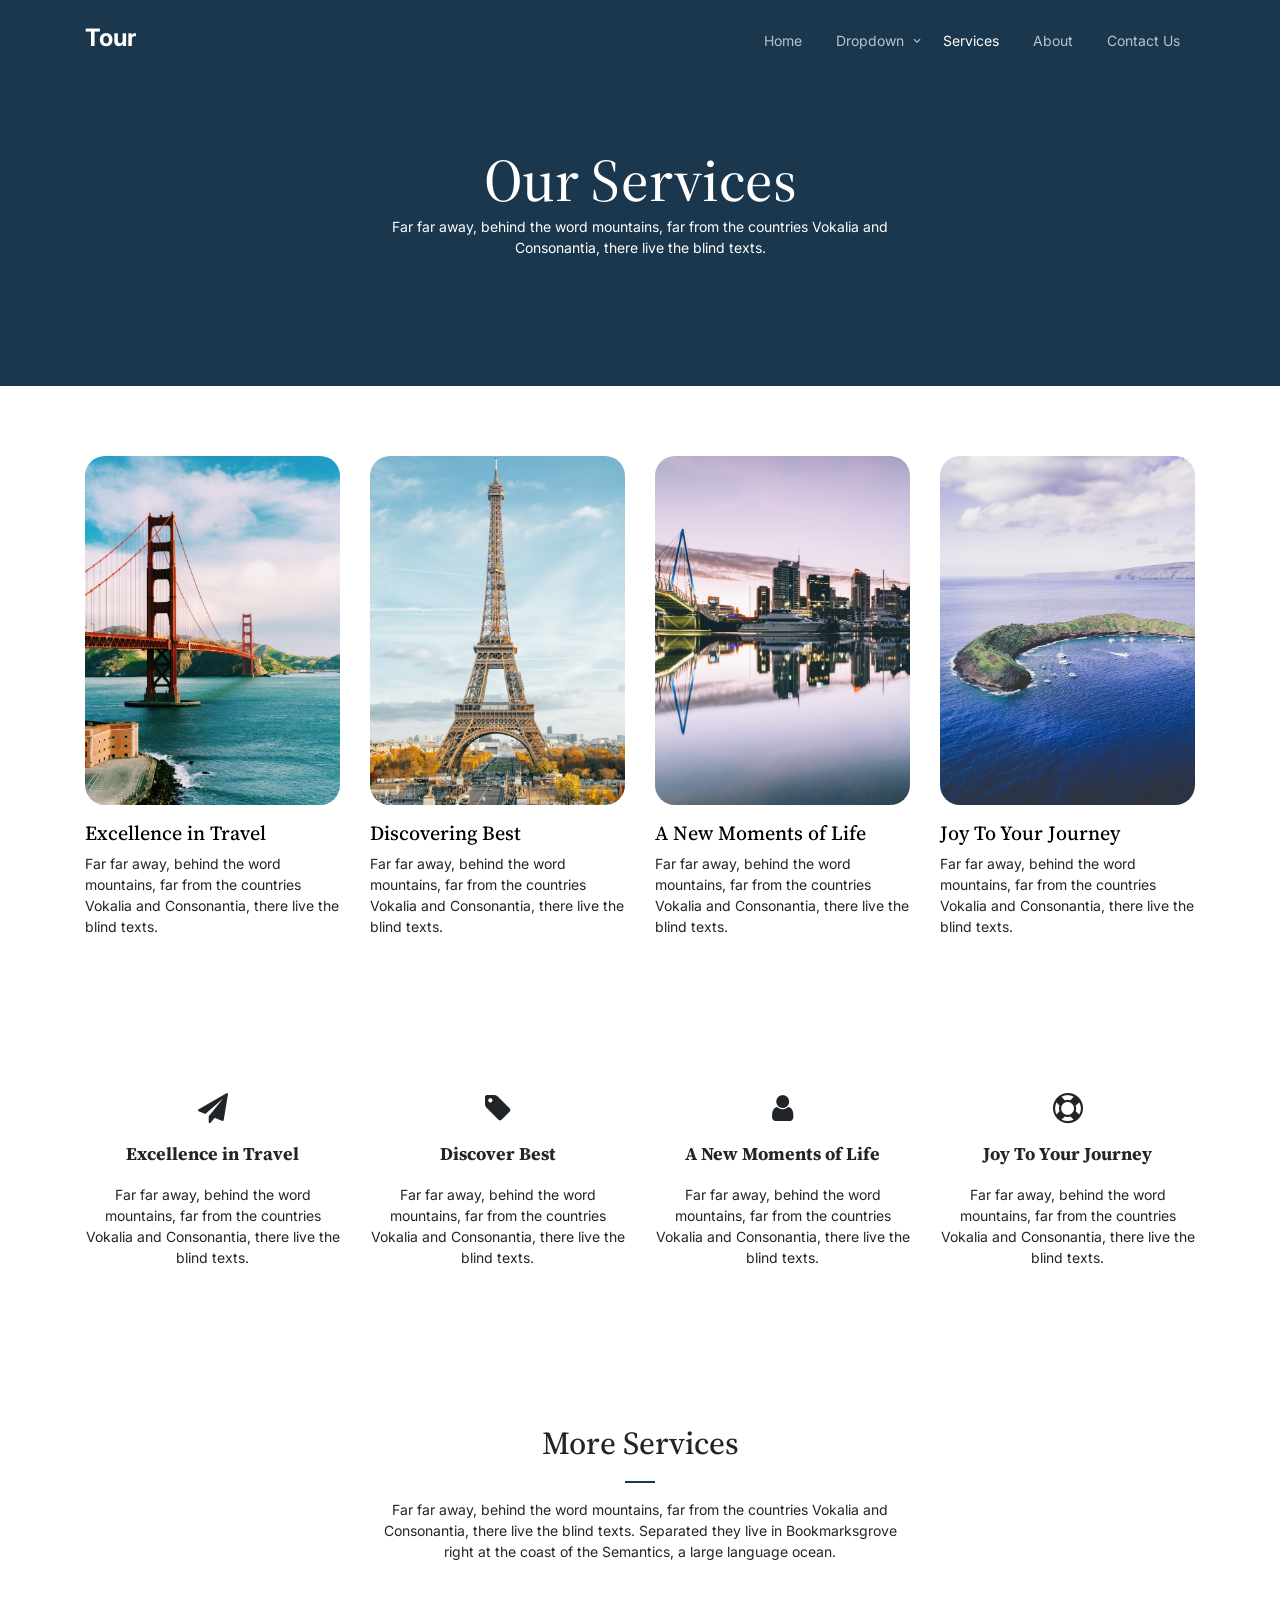
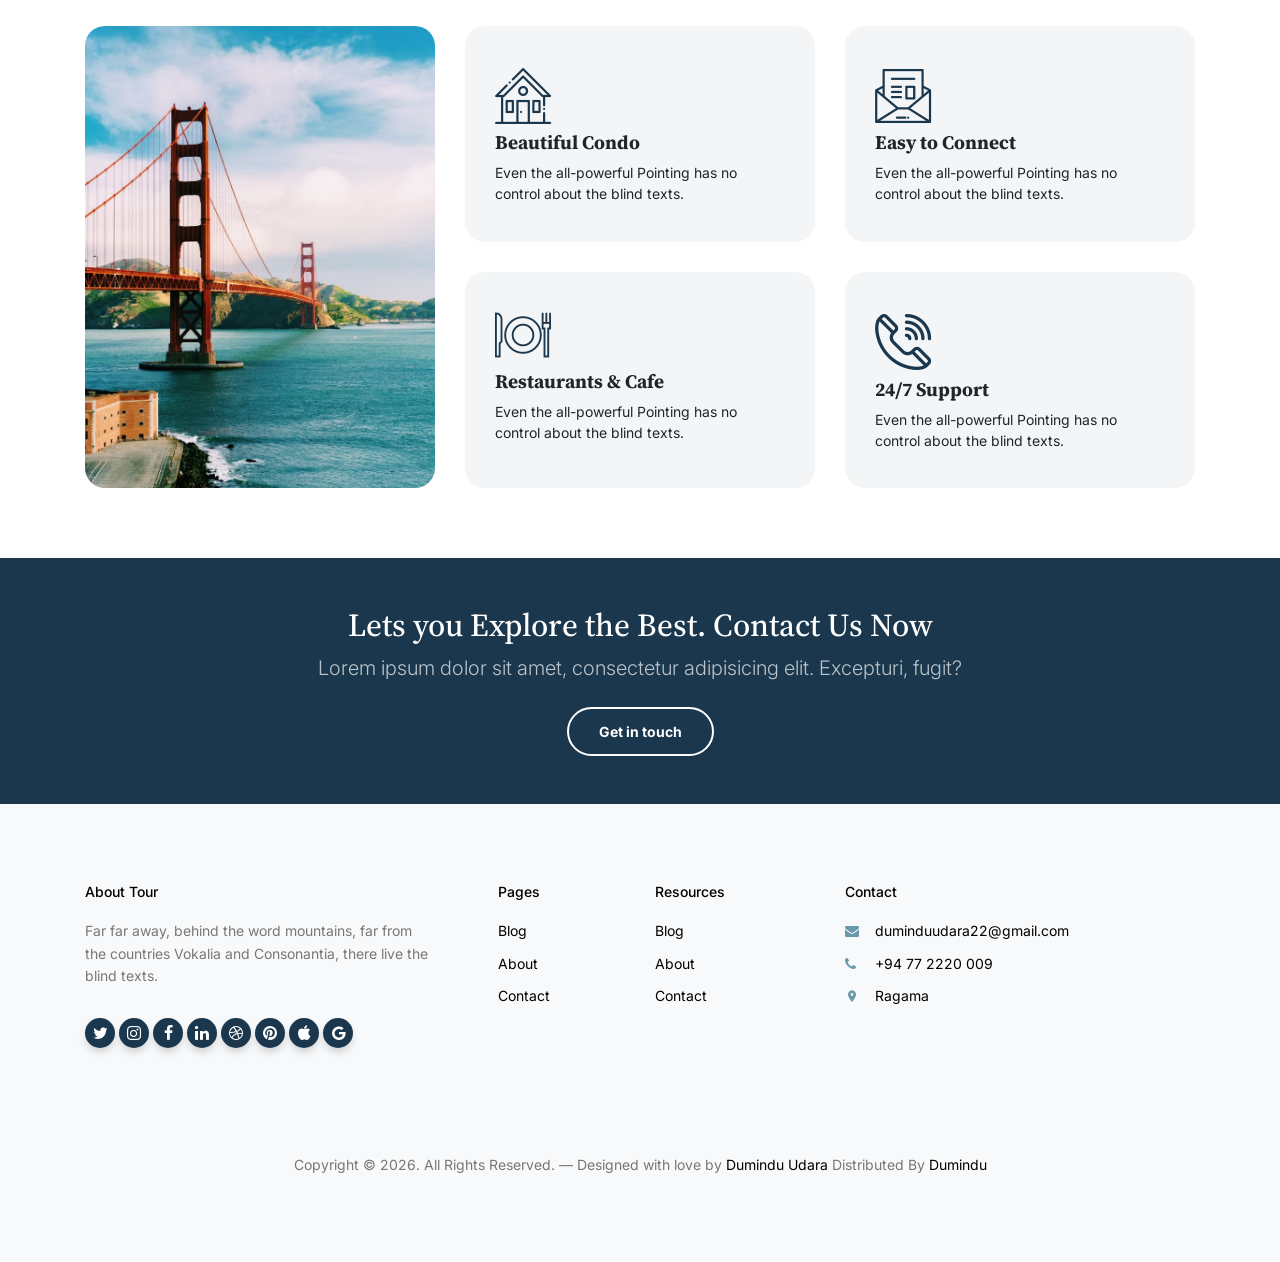
<file: services.html>
<!doctype html>
<html lang="en">

<head>
    <meta charset="utf-8">
    <meta name="viewport" content="width=device-width, initial-scale=1, shrink-to-fit=no">
    <meta name="author" content="Untree.co">
    <link rel="shortcut icon" href="favicon.png">

    <meta name="description" content="" />
    <meta name="keywords" content="bootstrap, bootstrap4" />

    <link rel="preconnect" href="https://fonts.googleapis.com">
    <link rel="preconnect" href="https://fonts.gstatic.com" crossorigin>
    <link href="https://fonts.googleapis.com/css2?family=Inter:wght@400;700&family=Source+Serif+Pro:wght@400;700&display=swap" rel="stylesheet">

    <link rel="stylesheet" href="css/bootstrap.min.css">
    <link rel="stylesheet" href="css/owl.carousel.min.css">
    <link rel="stylesheet" href="css/owl.theme.default.min.css">
    <link rel="stylesheet" href="css/jquery.fancybox.min.css">
    <link rel="stylesheet" href="fonts/icomoon/style.css">
    <link rel="stylesheet" href="fonts/flaticon/font/flaticon.css">
    <link rel="stylesheet" href="css/daterangepicker.css">
    <link rel="stylesheet" href="css/aos.css">
    <link rel="stylesheet" href="css/style.css">

    <title>Tour Free Bootstrap Template for Travel Agency by Untree.co</title>
</head>

<body>


    <div class="site-mobile-menu site-navbar-target">
        <div class="site-mobile-menu-header">
            <div class="site-mobile-menu-close">
                <span class="icofont-close js-menu-toggle"></span>
            </div>
        </div>
        <div class="site-mobile-menu-body"></div>
    </div>

    <nav class="site-nav">
        <div class="container">
            <div class="site-navigation">
                <a href="index.html" class="logo m-0">Tour <span class="text-primary">.</span></a>

                <ul class="js-clone-nav d-none d-lg-inline-block text-left site-menu float-right">
                    <li><a href="index.html">Home</a></li>
                    <li class="has-children">
                        <a href="#">Dropdown</a>
                        <ul class="dropdown">
                            <li><a href="elements.html">Elements</a></li>
                            <li><a href="#">Menu One</a></li>
                            <li class="has-children">
                                <a href="#">Menu Two</a>
                                <ul class="dropdown">
                                    <li><a href="#">Sub Menu One</a></li>
                                    <li><a href="#">Sub Menu Two</a></li>
                                    <li><a href="#">Sub Menu Three</a></li>
                                </ul>
                            </li>
                            <li><a href="#">Menu Three</a></li>
                        </ul>
                    </li>
                    <li class="active"><a href="services.html">Services</a></li>
                    <li><a href="about.html">About</a></li>
                    <li><a href="contact.html">Contact Us</a></li>
                </ul>

                <a href="#" class="burger ml-auto float-right site-menu-toggle js-menu-toggle d-inline-block d-lg-none light" data-toggle="collapse" data-target="#main-navbar">
                    <span></span>
                </a>

            </div>
        </div>
    </nav>


    <div class="hero hero-inner">
        <div class="container">
            <div class="row align-items-center">
                <div class="col-lg-6 mx-auto text-center">
                    <div class="intro-wrap">
                        <h1 class="mb-0">Our Services</h1>
                        <p class="text-white">Far far away, behind the word mountains, far from the countries Vokalia and Consonantia, there live the blind texts. </p>
                    </div>
                </div>
            </div>
        </div>
    </div>



    <div class="untree_co-section">
        <div class="container">
            <div class="row">
                <div class="col-6 col-md-6 col-lg-3">
                    <div class="media-1">
                        <a href="#" class="d-block mb-3"><img src="images/hero-slider-1.jpg" alt="Image" class="img-fluid"></a>
                        <div class="d-flex">
                            <div>
                                <h3><a href="#">Excellence in Travel</a></h3>
                                <p>Far far away, behind the word mountains, far from the countries Vokalia and Consonantia, there live the blind texts.</p>
                            </div>
                        </div>
                    </div>
                </div>
                <div class="col-6 col-md-6 col-lg-3">
                    <div class="media-1">
                        <a href="#" class="d-block mb-3"><img src="images/hero-slider-2.jpg" alt="Image" class="img-fluid"></a>
                        <div class="d-flex">
                            <div>
                                <h3><a href="#">Discovering Best</a></h3>
                                <p>Far far away, behind the word mountains, far from the countries Vokalia and Consonantia, there live the blind texts.</p>
                            </div>
                        </div>
                    </div>
                </div>
                <div class="col-6 col-md-6 col-lg-3">
                    <div class="media-1">
                        <a href="#" class="d-block mb-3"><img src="images/hero-slider-3.jpg" alt="Image" class="img-fluid"></a>
                        <div class="d-flex">
                            <div>
                                <h3><a href="#">A New Moments of Life</a></h3>
                                <p>Far far away, behind the word mountains, far from the countries Vokalia and Consonantia, there live the blind texts.</p>
                            </div>
                        </div>
                    </div>
                </div>
                <div class="col-6 col-md-6 col-lg-3">
                    <div class="media-1">
                        <a href="#" class="d-block mb-3"><img src="images/hero-slider-4.jpg" alt="Image" class="img-fluid"></a>
                        <div class="d-flex">
                            <div>
                                <h3><a href="#">Joy To Your Journey</a></h3>
                                <p>Far far away, behind the word mountains, far from the countries Vokalia and Consonantia, there live the blind texts.</p>
                            </div>
                        </div>
                    </div>
                </div>
            </div>
        </div>
    </div>

    <div class="untree_co-section">
        <div class="container">
            <div class="row">
                <div class="col-6 col-md-6 col-lg-3">
                    <div class="service text-center">
                        <span class="icon-paper-plane"></span>
                        <h3>Excellence in Travel</h3>
                        <p>Far far away, behind the word mountains, far from the countries Vokalia and Consonantia, there live the blind texts.</p>
                    </div>
                </div>
                <div class="col-6 col-md-6 col-lg-3">
                    <div class="service text-center">
                        <span class="icon-tag"></span>
                        <h3>Discover Best</h3>
                        <p>Far far away, behind the word mountains, far from the countries Vokalia and Consonantia, there live the blind texts.</p>
                    </div>
                </div>
                <div class="col-6 col-md-6 col-lg-3">
                    <div class="service text-center">
                        <span class="icon-user"></span>
                        <h3>A New Moments of Life</h3>
                        <p>Far far away, behind the word mountains, far from the countries Vokalia and Consonantia, there live the blind texts.</p>
                    </div>
                </div>
                <div class="col-6 col-md-6 col-lg-3">
                    <div class="service text-center">
                        <span class="icon-support"></span>
                        <h3>Joy To Your Journey</h3>
                        <p>Far far away, behind the word mountains, far from the countries Vokalia and Consonantia, there live the blind texts.</p>
                    </div>
                </div>
            </div>
        </div>
    </div>

    <div class="untree_co-section">
        <div class="container">
            <div class="row mb-5 justify-content-center">
                <div class="col-lg-6 text-center">
                    <h2 class="section-title text-center mb-3">More Services</h2>
                    <p>Far far away, behind the word mountains, far from the countries Vokalia and Consonantia, there live the blind texts. Separated they live in Bookmarksgrove right at the coast of the Semantics, a large language ocean.</p>
                </div>
            </div>
            <div class="row align-items-stretch">
                <div class="col-lg-4 order-lg-1">
                    <div class="h-100">
                        <div class="frame h-100">
                            <div class="feature-img-bg h-100" style="background-image: url('images/hero-slider-1.jpg');"></div>
                        </div>
                    </div>
                </div>

                <div class="col-6 col-sm-6 col-lg-4 feature-1-wrap d-md-flex flex-md-column order-lg-1">

                    <div class="feature-1 d-md-flex">
                        <div class="align-self-center">
                            <span class="flaticon-house display-4 text-primary"></span>
                            <h3>Beautiful Condo</h3>
                            <p class="mb-0">Even the all-powerful Pointing has no control about the blind texts.</p>
                        </div>
                    </div>

                    <div class="feature-1 ">
                        <div class="align-self-center">
                            <span class="flaticon-restaurant display-4 text-primary"></span>
                            <h3>Restaurants & Cafe</h3>
                            <p class="mb-0">Even the all-powerful Pointing has no control about the blind texts.</p>
                        </div>
                    </div>

                </div>

                <div class="col-6 col-sm-6 col-lg-4 feature-1-wrap d-md-flex flex-md-column order-lg-3">

                    <div class="feature-1 d-md-flex">
                        <div class="align-self-center">
                            <span class="flaticon-mail display-4 text-primary"></span>
                            <h3>Easy to Connect</h3>
                            <p class="mb-0">Even the all-powerful Pointing has no control about the blind texts.</p>
                        </div>
                    </div>

                    <div class="feature-1 d-md-flex">
                        <div class="align-self-center">
                            <span class="flaticon-phone-call display-4 text-primary"></span>
                            <h3>24/7 Support</h3>
                            <p class="mb-0">Even the all-powerful Pointing has no control about the blind texts.</p>
                        </div>
                    </div>

                </div>

            </div>
        </div>
    </div>

    <div class="py-5 cta-section">
        <div class="container">
            <div class="row text-center">
                <div class="col-md-12">
                    <h2 class="mb-2 text-white">Lets you Explore the Best. Contact Us Now</h2>
                    <p class="mb-4 lead text-white text-white-opacity">Lorem ipsum dolor sit amet, consectetur adipisicing elit. Excepturi, fugit?</p>
                    <p class="mb-0"><a href="contact.html" class="btn btn-outline-white text-white btn-md font-weight-bold">Get in touch</a></p>
                </div>
            </div>
        </div>
    </div>

    <div class="site-footer">
        <div class="inner first">
            <div class="container">
                <div class="row">
                    <div class="col-md-6 col-lg-4">
                        <div class="widget">
                            <h3 class="heading">About Tour</h3>
                            <p>Far far away, behind the word mountains, far from the countries Vokalia and Consonantia, there live the blind texts.</p>
                        </div>
                        <div class="widget">
                            <ul class="list-unstyled social">
                                <li><a href="#"><span class="icon-twitter"></span></a></li>
                                <li><a href="#"><span class="icon-instagram"></span></a></li>
                                <li><a href="#"><span class="icon-facebook"></span></a></li>
                                <li><a href="#"><span class="icon-linkedin"></span></a></li>
                                <li><a href="#"><span class="icon-dribbble"></span></a></li>
                                <li><a href="#"><span class="icon-pinterest"></span></a></li>
                                <li><a href="#"><span class="icon-apple"></span></a></li>
                                <li><a href="#"><span class="icon-google"></span></a></li>
                            </ul>
                        </div>
                    </div>
                    <div class="col-md-6 col-lg-2 pl-lg-5">
                        <div class="widget">
                            <h3 class="heading">Pages</h3>
                            <ul class="links list-unstyled">
                                <li><a href="#">Blog</a></li>
                                <li><a href="#">About</a></li>
                                <li><a href="#">Contact</a></li>
                            </ul>
                        </div>
                    </div>
                    <div class="col-md-6 col-lg-2">
                        <div class="widget">
                            <h3 class="heading">Resources</h3>
                            <ul class="links list-unstyled">
                                <li><a href="#">Blog</a></li>
                                <li><a href="#">About</a></li>
                                <li><a href="#">Contact</a></li>
                            </ul>
                        </div>
                    </div>
                    <div class="col-md-6 col-lg-4">
                        <div class="widget">
                            <h3 class="heading">Contact</h3>
                            <ul class="list-unstyled quick-info links">
                                <li class="email"><a href="#">duminduudara22@gmail.com</a></li>
                                <li class="phone"><a href="#">+94 77 2220 009</a></li>
                                <li class="address"><a href="#">Ragama</a></li>
                            </ul>
                        </div>
                    </div>
                </div>
            </div>
        </div>



        <div class="inner dark">
            <div class="container">
                <div class="row text-center">
                    <div class="col-md-8 mb-3 mb-md-0 mx-auto">
                        <p>Copyright &copy;
                            <script>
                                document.write(new Date().getFullYear());
                            </script>. All Rights Reserved. &mdash; Designed with love by <a href="https://untree.co" class="link-highlight">Dumindu Udara</a>
                            <!-- License information: https://untree.co/license/ -->Distributed By <a href="https://themewagon.com" target="_blank">Dumindu</a>
                        </p>
                    </div>

                </div>
            </div>
        </div>
    </div>

    <div id="overlayer"></div>
    <div class="loader">
        <div class="spinner-border" role="status">
            <span class="sr-only">Loading...</span>
        </div>
    </div>

    <script src="js/jquery-3.4.1.min.js"></script>
    <script src="js/popper.min.js"></script>
    <script src="js/bootstrap.min.js"></script>
    <script src="js/owl.carousel.min.js"></script>
    <script src="js/jquery.animateNumber.min.js"></script>
    <script src="js/jquery.waypoints.min.js"></script>
    <script src="js/jquery.fancybox.min.js"></script>
    <script src="js/aos.js"></script>
    <script src="js/moment.min.js"></script>
    <script src="js/daterangepicker.js"></script>

    <script src="js/typed.js"></script>

    <script src="js/custom.js"></script>

</body>

</html>
</file>
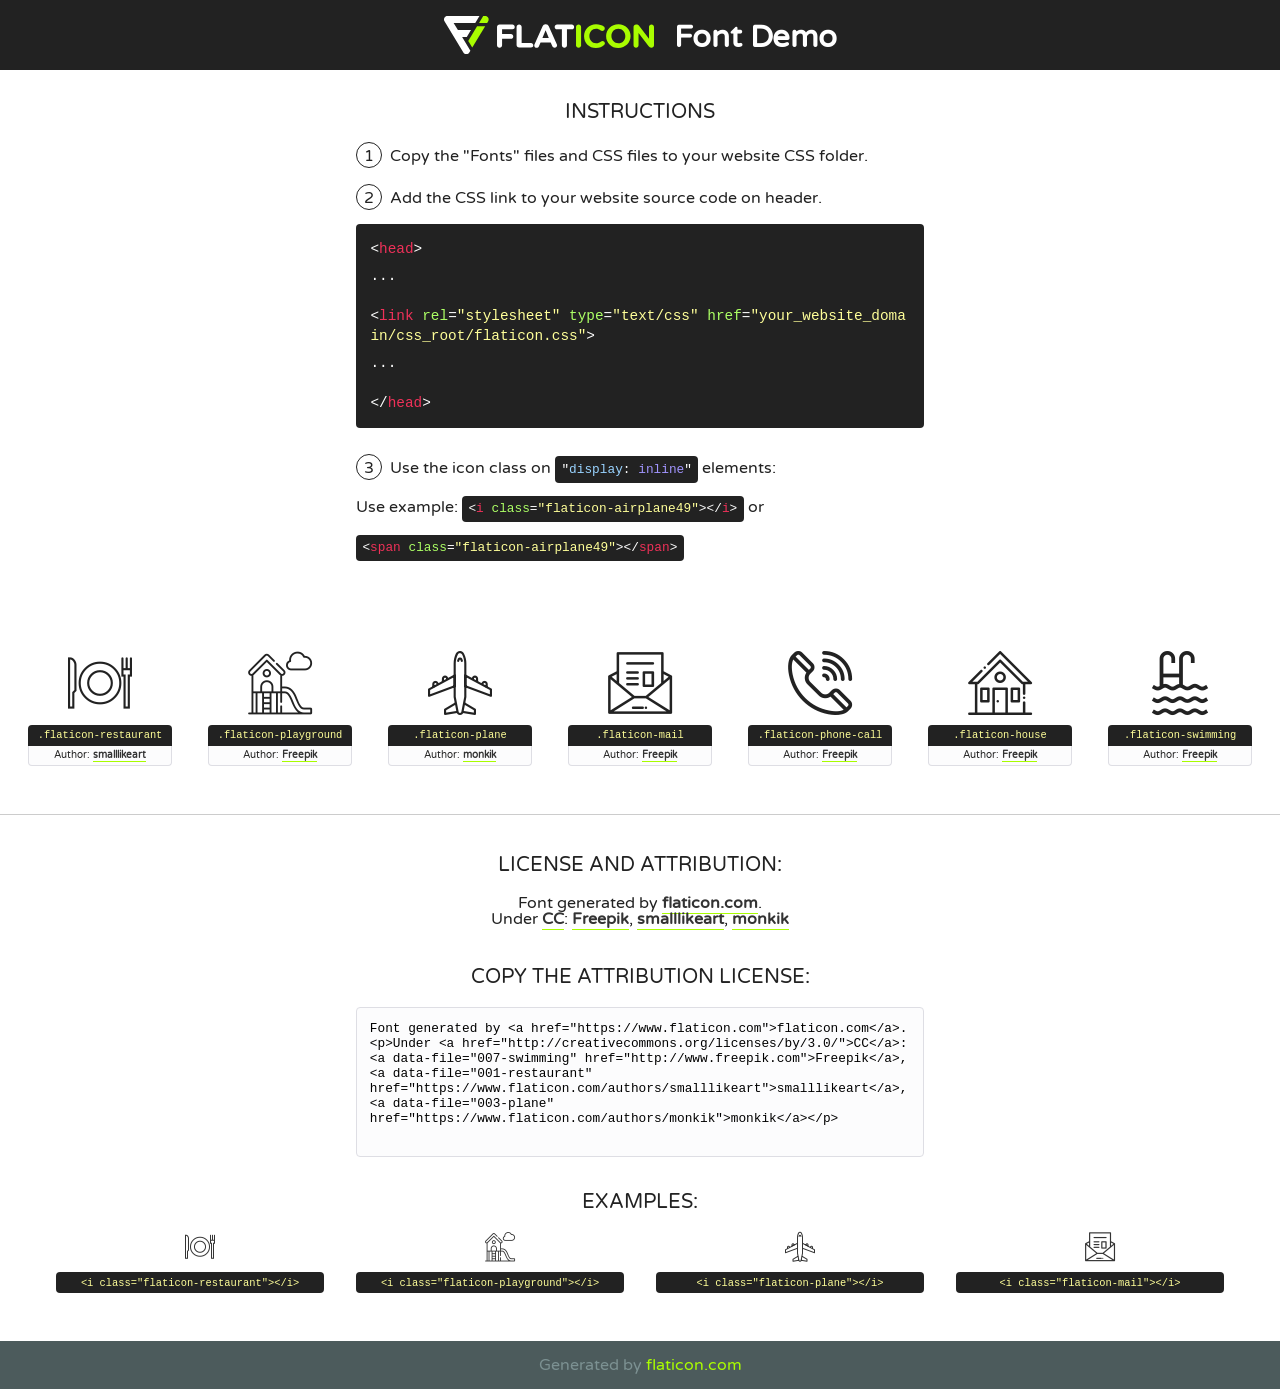
<file: fonts/flaticon/font/flaticon.html>
<!DOCTYPE html>
<!--
  Flaticon icon font: Flaticon
  Creation date: 17/08/2020 06:54
-->
<html>
<!DOCTYPE html>
<html>

<head>
    <title>Flaticon WebFont</title>
    <link href="http://fonts.googleapis.com/css?family=Varela+Round" rel="stylesheet" type="text/css" />
    <link rel="stylesheet" type="text/css" href="flaticon.css">
    <meta charset="UTF-8">
    <style>
    html, body, div, span, applet, object, iframe,
    h1, h2, h3, h4, h5, h6, p, blockquote, pre,
    a, abbr, acronym, address, big, cite, code,
    del, dfn, em, img, ins, kbd, q, s, samp,
    small, strike, strong, sub, sup, tt, var,
    b, u, i, center,
    dl, dt, dd, ol, ul, li,
    fieldset, form, label, legend,
    table, caption, tbody, tfoot, thead, tr, th, td,
    article, aside, canvas, details, embed, 
    figure, figcaption, footer, header, hgroup, 
    menu, nav, output, ruby, section, summary,
    time, mark, audio, video {
        margin: 0;
        padding: 0;
        border: 0;
        font-size: 100%;
        font: inherit;
        vertical-align: baseline;
    }
    /* HTML5 display-role reset for older browsers */
    article, aside, details, figcaption, figure, 
    footer, header, hgroup, menu, nav, section {
        display: block;
    }
    body {
        line-height: 1;
    }
    ol, ul {
        list-style: none;
    }
    blockquote, q {
        quotes: none;
    }
    blockquote:before, blockquote:after,
    q:before, q:after {
        content: '';
        content: none;
    }
    table {
        border-collapse: collapse;
        border-spacing: 0;
    }
    body {
        font-family: 'Varela Round', Helvetica, Arial, sans-serif;
        font-size: 16px;
        color: #222;
    }
    a {
        color: #333;
        border-bottom: 1px solid #a9fd00;
        font-weight: bold;
        text-decoration: none;
    }
    * {
        -moz-box-sizing: border-box;
        -webkit-box-sizing: border-box;
        box-sizing: border-box;
        margin: 0;
        padding: 0;
    }
    [class^="flaticon-"]:before, [class*=" flaticon-"]:before, [class^="flaticon-"]:after, [class*=" flaticon-"]:after {
        font-family: Flaticon;
        font-size: 30px;
        font-style: normal;
        margin-left: 20px;
        color: #333;
    }
    .wrapper {
        max-width: 600px;
        margin: auto;
        padding: 0 1em;
    }
    .title {
        font-size: 1.25em;
        text-align: center;
        margin-bottom: 1em;
        text-transform: uppercase;
    }
    header {
        text-align: center;
        background-color: #222;
        color: #fff;
        padding: 1em;
    }
    header .logo {
        width: 210px;
        height: 38px;
        display: inline-block;
        vertical-align: middle;
        margin-right: 1em;
        border: none;
    }
    header strong {
        font-size: 1.95em;
        font-weight: bold;
        vertical-align: middle;
        margin-top: 5px;
        display: inline-block;
    }
    .demo {
        margin: 2em auto;
        line-height: 1.25em;
    }
    .demo ul li {
        margin-bottom: 1em;
    }
    .demo ul li .num {
        color: #222;
        border-radius: 20px;
        display: inline-block;
        width: 26px;
        padding: 3px;
        height: 26px;
        text-align: center;
        margin-right: 0.5em;
        border: 1px solid #222;
    }
    .demo ul li code {
        background-color: #222;
        border-radius: 4px;
        padding: 0.25em 0.5em;
        display: inline-block;
        color: #fff;
        font-family: Consolas,Monaco,Lucida Console,Liberation Mono,DejaVu Sans Mono,Bitstream Vera Sans Mono,Courier New, monospace;
        font-weight: lighter;
        margin-top: 1em;
        font-size: 0.8em;
        word-break: break-all;
    }
    .demo ul li code.big {
        padding: 1em;
        font-size: 0.9em;
    }
    .demo ul li code .red {
        color: #EF3159;
    }
    .demo ul li code .green {
        color: #ACFF65;
    }
    .demo ul li code .yellow {
        color: #FFFF99;
    }
    .demo ul li code .blue {
        color: #99D3FF;
    }
    .demo ul li code .purple {
        color: #A295FF;
    }
    .demo ul li code .dots {
        margin-top: 0.5em;
        display: block;
    }
    #glyphs {
        border-bottom: 1px solid #ccc;
        padding: 2em 0;
        text-align: center;
    }
    .glyph {
        display: inline-block;
        width: 9em;
        margin: 1em;
        text-align: center;
        vertical-align: top;
        background: #FFF;
    }
    .glyph .glyph-icon {
        padding: 10px;
        display: block;
        font-family:"Flaticon";
        font-size: 64px;
        line-height: 1;
    }
    .glyph .glyph-icon:before {
        font-size: 64px;
        color: #222;
        margin-left: 0;
    }
    .class-name {
        font-size: 0.65em;
        background-color: #222;
        color: #fff;
        border-radius: 4px 4px 0 0;
        padding: 0.5em;
        color: #FFFF99;
        font-family: Consolas,Monaco,Lucida Console,Liberation Mono,DejaVu Sans Mono,Bitstream Vera Sans Mono,Courier New, monospace;
    }
    .author-name {
        font-size: 0.6em;
        background-color: #fcfcfd;
        border: 1px solid #DEDEE4;
        border-top: 0;
        border-radius: 0 0 4px 4px;
        padding: 0.5em;
    }
    .class-name:last-child {
        font-size: 10px;
        color:#888;
    }
    .class-name:last-child a {
        font-size: 10px;
        color:#555;
    }
    .class-name:last-child a:hover {
        color:#a9fd00;
    }
    .glyph > input {
        display: block;
        width: 100px;
        margin: 5px auto;
        text-align: center;
        font-size: 12px;
        cursor: text;
    }
    .glyph > input.icon-input {
        font-family:"Flaticon";
        font-size: 16px;
        margin-bottom: 10px;
    }
    .attribution .title {
        margin-top: 2em;
    }
    .attribution textarea {
        background-color: #fcfcfd;
        padding: 1em;
        border: none;
        box-shadow: none;
        border: 1px solid #DEDEE4;
        border-radius: 4px;
        resize: none;
        width: 100%;
        height: 150px;
        font-size: 0.8em;
        font-family: Consolas,Monaco,Lucida Console,Liberation Mono,DejaVu Sans Mono,Bitstream Vera Sans Mono,Courier New, monospace;
        -webkit-appearance: none;
    }
    .iconsuse {
        margin: 2em auto;
        text-align: center;
        max-width: 1200px;
    }
    .iconsuse:after {
        content: '';
        display: table;
        clear: both;
    }
    .iconsuse .image {
        float: left;
        width: 25%;
        padding: 0 1em;
    }
    .iconsuse .image p {
        margin-bottom: 1em;
    }
    .iconsuse .image span {
        display: block;
        font-size: 0.65em;
        background-color: #222;
        color: #fff;
        border-radius: 4px;
        padding: 0.5em;
        color: #FFFF99;
        margin-top: 1em;
        font-family: Consolas,Monaco,Lucida Console,Liberation Mono,DejaVu Sans Mono,Bitstream Vera Sans Mono,Courier New, monospace;
    }
    #footer {
        text-align: center;
        background-color: #4C5B5C;
        color: #7c9192;
        padding: 1em;
    }
    #footer a {
        border: none;
        color: #a9fd00;
        font-weight: normal;
    }
    @media (max-width: 960px) {
        .iconsuse .image {
            width: 50%;
        }
    }
    @media (max-width: 560px) {
        .iconsuse .image {
            width: 100%;
        }
    }
    </style>
</head>

<body class="characters-off">

    <header>
        <a href="https://www.flaticon.com" target="_blank" class="logo">
            <svg version="1.1" xmlns="http://www.w3.org/2000/svg" xmlns:xlink="http://www.w3.org/1999/xlink" xmlns:a="http://ns.adobe.com/AdobeSVGViewerExtensions/3.0/" viewBox="0 0 560.875 102.036" enable-background="new 0 0 560.875 102.036" xml:space="preserve">
                <defs>
                </defs>
                <g>
                    <g class="letters">
                        <path fill="#ffffff" d="M141.596,29.675c0-3.777,2.985-6.767,6.764-6.767h34.438c3.426,0,6.15,2.728,6.15,6.15
                        c0,3.43-2.724,6.149-6.15,6.149h-27.674v13.091h23.719c3.429,0,6.151,2.724,6.151,6.15c0,3.43-2.723,6.149-6.151,6.149h-23.719
                        v17.574c0,3.773-2.986,6.761-6.764,6.761c-3.779,0-6.764-2.989-6.764-6.761V29.675z"></path>
                        <path fill="#ffffff" d="M193.844,29.149c0-3.781,2.985-6.767,6.764-6.767c3.776,0,6.763,2.985,6.763,6.767v42.957h25.039
                        c3.426,0,6.149,2.726,6.149,6.153c0,3.425-2.723,6.15-6.149,6.15h-31.802c-3.779,0-6.764-2.986-6.764-6.768V29.149z"></path>
                        <path fill="#ffffff" d="M241.891,75.71l21.438-48.407c1.492-3.341,4.215-5.357,7.906-5.357h0.792
                        c3.686,0,6.323,2.017,7.815,5.357l21.439,48.407c0.436,0.967,0.701,1.845,0.701,2.723c0,3.602-2.809,6.501-6.414,6.501
                        c-3.161,0-5.269-1.845-6.499-4.655l-4.132-9.661h-27.059l-4.301,10.102c-1.144,2.631-3.426,4.214-6.237,4.214
                        c-3.517,0-6.24-2.81-6.24-6.325C241.1,77.64,241.451,76.677,241.891,75.71z M279.932,58.666l-8.521-20.297l-8.526,20.297H279.932
                        z"></path>
                        <path fill="#ffffff" d="M314.864,35.387H301.86c-3.429,0-6.239-2.813-6.239-6.238c0-3.429,2.811-6.24,6.239-6.24h39.533
                        c3.426,0,6.237,2.811,6.237,6.24c0,3.425-2.811,6.238-6.237,6.238h-13.001v42.785c0,3.773-2.99,6.761-6.764,6.761
                        c-3.779,0-6.764-2.989-6.764-6.761V35.387z"></path>
                        <path fill="#A9FD00" d="M352.615,29.149c0-3.781,2.985-6.767,6.767-6.767c3.774,0,6.761,2.985,6.761,6.767v49.024
                        c0,3.773-2.987,6.761-6.761,6.761c-3.781,0-6.767-2.989-6.767-6.761V29.149z"></path>
                        <path fill="#A9FD00" d="M374.132,53.836v-0.179c0-17.481,13.178-31.801,32.065-31.801c9.22,0,15.459,2.458,20.557,6.238
                        c1.402,1.054,2.637,2.985,2.637,5.357c0,3.692-2.985,6.59-6.681,6.59c-1.845,0-3.071-0.702-4.044-1.319
                        c-3.776-2.813-7.729-4.393-12.562-4.393c-10.364,0-17.831,8.611-17.831,19.154v0.173c0,10.542,7.291,19.329,17.831,19.329
                        c5.715,0,9.492-1.756,13.359-4.834c1.049-0.874,2.458-1.491,4.039-1.491c3.429,0,6.325,2.813,6.325,6.236
                        c0,2.106-1.056,3.78-2.282,4.834c-5.539,4.834-12.036,7.733-21.878,7.733C387.572,85.464,374.132,71.493,374.132,53.836z"></path>
                        <path fill="#A9FD00" d="M433.009,53.836v-0.179c0-17.481,13.79-31.801,32.766-31.801c18.981,0,32.592,14.143,32.592,31.628v0.173
                        c0,17.483-13.785,31.807-32.769,31.807C446.625,85.464,433.009,71.32,433.009,53.836z M484.224,53.836v-0.179
                        c0-10.539-7.725-19.326-18.626-19.326c-10.893,0-18.449,8.611-18.449,19.154v0.173c0,10.542,7.73,19.329,18.626,19.329
                        C476.676,72.986,484.224,64.378,484.224,53.836z"></path>
                        <path fill="#A9FD00" d="M506.233,29.321c0-3.774,2.99-6.763,6.767-6.763h1.401c3.252,0,5.183,1.583,7.029,3.953l26.093,34.265
                        V29.059c0-3.692,2.99-6.677,6.681-6.677c3.683,0,6.671,2.985,6.671,6.677v48.934c0,3.78-2.987,6.765-6.764,6.765h-0.436
                        c-3.257,0-5.188-1.581-7.034-3.953l-27.056-35.492v32.944c0,3.687-2.985,6.676-6.678,6.676c-3.683,0-6.673-2.989-6.673-6.676
                        V29.321z"></path>
                    </g>
                    <g class="insignia">
                        <path fill="#ffffff" d="M48.372,56.137h12.517l11.156-18.537H37.186L25.688,18.539h57.825L94.668,0H9.271
                        C5.925,0,2.842,1.801,1.198,4.716c-1.644,2.907-1.593,6.482,0.134,9.343l50.38,83.501c1.678,2.781,4.689,4.476,7.938,4.476
                        c3.246,0,6.257-1.695,7.935-4.476l2.898-4.804L48.372,56.137z"></path>
                        <g class="i">
                            <path fill="#A9FD00" d="M93.575,18.539h0.031v0.004l21.652,0.004l2.705-4.488c1.727-2.861,1.778-6.436,0.133-9.343
                            C116.454,1.801,113.371,0,110.026,0h-5.294L93.575,18.539z"></path>
                            <polygon fill="#A9FD00" points="88.291,27.356 64.725,66.486 75.519,84.404 109.942,27.356"></polygon>
                        </g>
                    </g>
                </g>
            </svg>
        </a>
        <strong>Font Demo</strong>
    </header>


    <section class="demo wrapper">

        <p class="title">Instructions</p>

        <ul>
            <li>
                <span class="num">1</span>Copy the "Fonts" files and CSS files to your website CSS folder.
            </li>
            <li>
                <span class="num">2</span>Add the CSS link to your website source code on header.
                <code class="big">
                    &lt;<span class="red">head</span>&gt;
                    <br/><span class="dots">...</span>
                    <br/>&lt;<span class="red">link</span> <span class="green">rel</span>=<span class="yellow">"stylesheet"</span> <span class="green">type</span>=<span class="yellow">"text/css"</span> <span class="green">href</span>=<span class="yellow">"your_website_domain/css_root/flaticon.css"</span>&gt;
                    <br/><span class="dots">...</span>
                    <br/>&lt;/<span class="red">head</span>&gt;
                </code>
            </li>

            <li>
                <p>
                    <span class="num">3</span>Use the icon class on <code>"<span class="blue">display</span>:<span class="purple"> inline</span>"</code> elements:
                    <br />
                    Use example: <code>&lt;<span class="red">i</span> <span class="green">class</span>=<span class="yellow">&quot;flaticon-airplane49&quot;</span>&gt;&lt;/<span class="red">i</span>&gt;</code> or <code>&lt;<span class="red">span</span> <span class="green">class</span>=<span class="yellow">&quot;flaticon-airplane49&quot;</span>&gt;&lt;/<span class="red">span</span>&gt;</code>
            </li>
        </ul>

    </section>




   <section id="glyphs">          
    
      
        <div class="glyph"><div class="glyph-icon flaticon-restaurant"></div>
            <div class="class-name">.flaticon-restaurant</div>
            <div class="author-name">Author: <a data-file="001-restaurant" href="https://www.flaticon.com/authors/smalllikeart">smalllikeart</a> </div> 
        </div>        
        
        <div class="glyph"><div class="glyph-icon flaticon-playground"></div>
            <div class="class-name">.flaticon-playground</div>
            <div class="author-name">Author: <a data-file="002-playground" href="http://www.freepik.com">Freepik</a> </div> 
        </div>        
        
        <div class="glyph"><div class="glyph-icon flaticon-plane"></div>
            <div class="class-name">.flaticon-plane</div>
            <div class="author-name">Author: <a data-file="003-plane" href="https://www.flaticon.com/authors/monkik">monkik</a> </div> 
        </div>        
        
        <div class="glyph"><div class="glyph-icon flaticon-mail"></div>
            <div class="class-name">.flaticon-mail</div>
            <div class="author-name">Author: <a data-file="004-mail" href="http://www.freepik.com">Freepik</a> </div> 
        </div>        
        
        <div class="glyph"><div class="glyph-icon flaticon-phone-call"></div>
            <div class="class-name">.flaticon-phone-call</div>
            <div class="author-name">Author: <a data-file="005-phone-call" href="http://www.freepik.com">Freepik</a> </div> 
        </div>        
        
        <div class="glyph"><div class="glyph-icon flaticon-house"></div>
            <div class="class-name">.flaticon-house</div>
            <div class="author-name">Author: <a data-file="006-house" href="http://www.freepik.com">Freepik</a> </div> 
        </div>        
        
        <div class="glyph"><div class="glyph-icon flaticon-swimming"></div>
            <div class="class-name">.flaticon-swimming</div>
            <div class="author-name">Author: <a data-file="007-swimming" href="http://www.freepik.com">Freepik</a> </div> 
        </div>        
        

    </section>



    <section class="attribution wrapper"   style="text-align:center;">

      <div class="title">License and attribution:</div><div class="attrDiv">Font generated by <a href="https://www.flaticon.com">flaticon.com</a>. <div><p>Under <a href="http://creativecommons.org/licenses/by/3.0/">CC</a>: <a data-file="007-swimming" href="http://www.freepik.com">Freepik</a>, <a data-file="001-restaurant" href="https://www.flaticon.com/authors/smalllikeart">smalllikeart</a>, <a data-file="003-plane" href="https://www.flaticon.com/authors/monkik">monkik</a></p>  </div>
      </div>
      <div class="title">Copy the Attribution License:</div>

    <textarea onclick="this.focus();this.select();">Font generated by &lt;a href=&quot;https://www.flaticon.com&quot;&gt;flaticon.com&lt;/a&gt;. <p>Under <a href="http://creativecommons.org/licenses/by/3.0/">CC</a>: <a data-file="007-swimming" href="http://www.freepik.com">Freepik</a>, <a data-file="001-restaurant" href="https://www.flaticon.com/authors/smalllikeart">smalllikeart</a>, <a data-file="003-plane" href="https://www.flaticon.com/authors/monkik">monkik</a></p>  
     </textarea>

    </section>

    <section class="iconsuse">

          <div class="title">Examples:</div>            
             
            <div class="image">
                <p>
                    <i class="glyph-icon flaticon-restaurant"></i> 
                    <span>&lt;i class=&quot;flaticon-restaurant&quot;&gt;&lt;/i&gt;</span>
                </p>
            </div>
            
            <div class="image">
                <p>
                    <i class="glyph-icon flaticon-playground"></i> 
                    <span>&lt;i class=&quot;flaticon-playground&quot;&gt;&lt;/i&gt;</span>
                </p>
            </div>
            
            <div class="image">
                <p>
                    <i class="glyph-icon flaticon-plane"></i> 
                    <span>&lt;i class=&quot;flaticon-plane&quot;&gt;&lt;/i&gt;</span>
                </p>
            </div>
            
            <div class="image">
                <p>
                    <i class="glyph-icon flaticon-mail"></i> 
                    <span>&lt;i class=&quot;flaticon-mail&quot;&gt;&lt;/i&gt;</span>
                </p>
            </div>
                       
        </div>
                            
    </section>

<div id="footer">
    <div>Generated by <a href="https://www.flaticon.com">flaticon.com</a>
    </div>
</div>



</body>
</html>
</file>
<file: fonts/icomoon/style.css>
@font-face {
  font-family: 'icomoon';
  src:  url('fonts/icomoon.eot?10si43');
  src:  url('fonts/icomoon.eot?10si43#iefix') format('embedded-opentype'),
    url('fonts/icomoon.ttf?10si43') format('truetype'),
    url('fonts/icomoon.woff?10si43') format('woff'),
    url('fonts/icomoon.svg?10si43#icomoon') format('svg');
  font-weight: normal;
  font-style: normal;
}

[class^="icon-"], [class*=" icon-"] {
  /* use !important to prevent issues with browser extensions that change fonts */
  font-family: 'icomoon' !important;
  speak: none;
  font-style: normal;
  font-weight: normal;
  font-variant: normal;
  text-transform: none;
  line-height: 1;

  /* Better Font Rendering =========== */
  -webkit-font-smoothing: antialiased;
  -moz-osx-font-smoothing: grayscale;
}

.icon-asterisk:before {
  content: "\f069";
}
.icon-plus:before {
  content: "\f067";
}
.icon-question:before {
  content: "\f128";
}
.icon-minus:before {
  content: "\f068";
}
.icon-glass:before {
  content: "\f000";
}
.icon-music:before {
  content: "\f001";
}
.icon-search:before {
  content: "\f002";
}
.icon-envelope-o:before {
  content: "\f003";
}
.icon-heart:before {
  content: "\f004";
}
.icon-star:before {
  content: "\f005";
}
.icon-star-o:before {
  content: "\f006";
}
.icon-user:before {
  content: "\f007";
}
.icon-film:before {
  content: "\f008";
}
.icon-th-large:before {
  content: "\f009";
}
.icon-th:before {
  content: "\f00a";
}
.icon-th-list:before {
  content: "\f00b";
}
.icon-check:before {
  content: "\f00c";
}
.icon-close:before {
  content: "\f00d";
}
.icon-remove:before {
  content: "\f00d";
}
.icon-times:before {
  content: "\f00d";
}
.icon-search-plus:before {
  content: "\f00e";
}
.icon-search-minus:before {
  content: "\f010";
}
.icon-power-off:before {
  content: "\f011";
}
.icon-signal:before {
  content: "\f012";
}
.icon-cog:before {
  content: "\f013";
}
.icon-gear:before {
  content: "\f013";
}
.icon-trash-o:before {
  content: "\f014";
}
.icon-home:before {
  content: "\f015";
}
.icon-file-o:before {
  content: "\f016";
}
.icon-clock-o:before {
  content: "\f017";
}
.icon-road:before {
  content: "\f018";
}
.icon-download:before {
  content: "\f019";
}
.icon-arrow-circle-o-down:before {
  content: "\f01a";
}
.icon-arrow-circle-o-up:before {
  content: "\f01b";
}
.icon-inbox:before {
  content: "\f01c";
}
.icon-play-circle-o:before {
  content: "\f01d";
}
.icon-repeat:before {
  content: "\f01e";
}
.icon-rotate-right:before {
  content: "\f01e";
}
.icon-refresh:before {
  content: "\f021";
}
.icon-list-alt:before {
  content: "\f022";
}
.icon-lock:before {
  content: "\f023";
}
.icon-flag:before {
  content: "\f024";
}
.icon-headphones:before {
  content: "\f025";
}
.icon-volume-off:before {
  content: "\f026";
}
.icon-volume-down:before {
  content: "\f027";
}
.icon-volume-up:before {
  content: "\f028";
}
.icon-qrcode:before {
  content: "\f029";
}
.icon-barcode:before {
  content: "\f02a";
}
.icon-tag:before {
  content: "\f02b";
}
.icon-tags:before {
  content: "\f02c";
}
.icon-book:before {
  content: "\f02d";
}
.icon-bookmark:before {
  content: "\f02e";
}
.icon-print:before {
  content: "\f02f";
}
.icon-camera:before {
  content: "\f030";
}
.icon-font:before {
  content: "\f031";
}
.icon-bold:before {
  content: "\f032";
}
.icon-italic:before {
  content: "\f033";
}
.icon-text-height:before {
  content: "\f034";
}
.icon-text-width:before {
  content: "\f035";
}
.icon-align-left:before {
  content: "\f036";
}
.icon-align-center:before {
  content: "\f037";
}
.icon-align-right:before {
  content: "\f038";
}
.icon-align-justify:before {
  content: "\f039";
}
.icon-list:before {
  content: "\f03a";
}
.icon-dedent:before {
  content: "\f03b";
}
.icon-outdent:before {
  content: "\f03b";
}
.icon-indent:before {
  content: "\f03c";
}
.icon-video-camera:before {
  content: "\f03d";
}
.icon-image:before {
  content: "\f03e";
}
.icon-photo:before {
  content: "\f03e";
}
.icon-picture-o:before {
  content: "\f03e";
}
.icon-pencil:before {
  content: "\f040";
}
.icon-map-marker:before {
  content: "\f041";
}
.icon-adjust:before {
  content: "\f042";
}
.icon-tint:before {
  content: "\f043";
}
.icon-edit:before {
  content: "\f044";
}
.icon-pencil-square-o:before {
  content: "\f044";
}
.icon-share-square-o:before {
  content: "\f045";
}
.icon-check-square-o:before {
  content: "\f046";
}
.icon-arrows:before {
  content: "\f047";
}
.icon-step-backward:before {
  content: "\f048";
}
.icon-fast-backward:before {
  content: "\f049";
}
.icon-backward:before {
  content: "\f04a";
}
.icon-play:before {
  content: "\f04b";
}
.icon-pause:before {
  content: "\f04c";
}
.icon-stop:before {
  content: "\f04d";
}
.icon-forward:before {
  content: "\f04e";
}
.icon-fast-forward:before {
  content: "\f050";
}
.icon-step-forward:before {
  content: "\f051";
}
.icon-eject:before {
  content: "\f052";
}
.icon-chevron-left:before {
  content: "\f053";
}
.icon-chevron-right:before {
  content: "\f054";
}
.icon-plus-circle:before {
  content: "\f055";
}
.icon-minus-circle:before {
  content: "\f056";
}
.icon-times-circle:before {
  content: "\f057";
}
.icon-check-circle:before {
  content: "\f058";
}
.icon-question-circle:before {
  content: "\f059";
}
.icon-info-circle:before {
  content: "\f05a";
}
.icon-crosshairs:before {
  content: "\f05b";
}
.icon-times-circle-o:before {
  content: "\f05c";
}
.icon-check-circle-o:before {
  content: "\f05d";
}
.icon-ban:before {
  content: "\f05e";
}
.icon-arrow-left:before {
  content: "\f060";
}
.icon-arrow-right:before {
  content: "\f061";
}
.icon-arrow-up:before {
  content: "\f062";
}
.icon-arrow-down:before {
  content: "\f063";
}
.icon-mail-forward:before {
  content: "\f064";
}
.icon-share:before {
  content: "\f064";
}
.icon-expand:before {
  content: "\f065";
}
.icon-compress:before {
  content: "\f066";
}
.icon-exclamation-circle:before {
  content: "\f06a";
}
.icon-gift:before {
  content: "\f06b";
}
.icon-leaf:before {
  content: "\f06c";
}
.icon-fire:before {
  content: "\f06d";
}
.icon-eye:before {
  content: "\f06e";
}
.icon-eye-slash:before {
  content: "\f070";
}
.icon-exclamation-triangle:before {
  content: "\f071";
}
.icon-warning:before {
  content: "\f071";
}
.icon-plane:before {
  content: "\f072";
}
.icon-calendar:before {
  content: "\f073";
}
.icon-random:before {
  content: "\f074";
}
.icon-comment:before {
  content: "\f075";
}
.icon-magnet:before {
  content: "\f076";
}
.icon-chevron-up:before {
  content: "\f077";
}
.icon-chevron-down:before {
  content: "\f078";
}
.icon-retweet:before {
  content: "\f079";
}
.icon-shopping-cart:before {
  content: "\f07a";
}
.icon-folder:before {
  content: "\f07b";
}
.icon-folder-open:before {
  content: "\f07c";
}
.icon-arrows-v:before {
  content: "\f07d";
}
.icon-arrows-h:before {
  content: "\f07e";
}
.icon-bar-chart:before {
  content: "\f080";
}
.icon-bar-chart-o:before {
  content: "\f080";
}
.icon-twitter-square:before {
  content: "\f081";
}
.icon-facebook-square:before {
  content: "\f082";
}
.icon-camera-retro:before {
  content: "\f083";
}
.icon-key:before {
  content: "\f084";
}
.icon-cogs:before {
  content: "\f085";
}
.icon-gears:before {
  content: "\f085";
}
.icon-comments:before {
  content: "\f086";
}
.icon-thumbs-o-up:before {
  content: "\f087";
}
.icon-thumbs-o-down:before {
  content: "\f088";
}
.icon-star-half:before {
  content: "\f089";
}
.icon-heart-o:before {
  content: "\f08a";
}
.icon-sign-out:before {
  content: "\f08b";
}
.icon-linkedin-square:before {
  content: "\f08c";
}
.icon-thumb-tack:before {
  content: "\f08d";
}
.icon-external-link:before {
  content: "\f08e";
}
.icon-sign-in:before {
  content: "\f090";
}
.icon-trophy:before {
  content: "\f091";
}
.icon-github-square:before {
  content: "\f092";
}
.icon-upload:before {
  content: "\f093";
}
.icon-lemon-o:before {
  content: "\f094";
}
.icon-phone:before {
  content: "\f095";
}
.icon-square-o:before {
  content: "\f096";
}
.icon-bookmark-o:before {
  content: "\f097";
}
.icon-phone-square:before {
  content: "\f098";
}
.icon-twitter:before {
  content: "\f099";
}
.icon-facebook:before {
  content: "\f09a";
}
.icon-facebook-f:before {
  content: "\f09a";
}
.icon-github:before {
  content: "\f09b";
}
.icon-unlock:before {
  content: "\f09c";
}
.icon-credit-card:before {
  content: "\f09d";
}
.icon-feed:before {
  content: "\f09e";
}
.icon-rss:before {
  content: "\f09e";
}
.icon-hdd-o:before {
  content: "\f0a0";
}
.icon-bullhorn:before {
  content: "\f0a1";
}
.icon-bell-o:before {
  content: "\f0a2";
}
.icon-certificate:before {
  content: "\f0a3";
}
.icon-hand-o-right:before {
  content: "\f0a4";
}
.icon-hand-o-left:before {
  content: "\f0a5";
}
.icon-hand-o-up:before {
  content: "\f0a6";
}
.icon-hand-o-down:before {
  content: "\f0a7";
}
.icon-arrow-circle-left:before {
  content: "\f0a8";
}
.icon-arrow-circle-right:before {
  content: "\f0a9";
}
.icon-arrow-circle-up:before {
  content: "\f0aa";
}
.icon-arrow-circle-down:before {
  content: "\f0ab";
}
.icon-globe:before {
  content: "\f0ac";
}
.icon-wrench:before {
  content: "\f0ad";
}
.icon-tasks:before {
  content: "\f0ae";
}
.icon-filter:before {
  content: "\f0b0";
}
.icon-briefcase:before {
  content: "\f0b1";
}
.icon-arrows-alt:before {
  content: "\f0b2";
}
.icon-group:before {
  content: "\f0c0";
}
.icon-users:before {
  content: "\f0c0";
}
.icon-chain:before {
  content: "\f0c1";
}
.icon-link:before {
  content: "\f0c1";
}
.icon-cloud:before {
  content: "\f0c2";
}
.icon-flask:before {
  content: "\f0c3";
}
.icon-cut:before {
  content: "\f0c4";
}
.icon-scissors:before {
  content: "\f0c4";
}
.icon-copy:before {
  content: "\f0c5";
}
.icon-files-o:before {
  content: "\f0c5";
}
.icon-paperclip:before {
  content: "\f0c6";
}
.icon-floppy-o:before {
  content: "\f0c7";
}
.icon-save:before {
  content: "\f0c7";
}
.icon-square:before {
  content: "\f0c8";
}
.icon-bars:before {
  content: "\f0c9";
}
.icon-navicon:before {
  content: "\f0c9";
}
.icon-reorder:before {
  content: "\f0c9";
}
.icon-list-ul:before {
  content: "\f0ca";
}
.icon-list-ol:before {
  content: "\f0cb";
}
.icon-strikethrough:before {
  content: "\f0cc";
}
.icon-underline:before {
  content: "\f0cd";
}
.icon-table:before {
  content: "\f0ce";
}
.icon-magic:before {
  content: "\f0d0";
}
.icon-truck:before {
  content: "\f0d1";
}
.icon-pinterest:before {
  content: "\f0d2";
}
.icon-pinterest-square:before {
  content: "\f0d3";
}
.icon-google-plus-square:before {
  content: "\f0d4";
}
.icon-google-plus:before {
  content: "\f0d5";
}
.icon-money:before {
  content: "\f0d6";
}
.icon-caret-down:before {
  content: "\f0d7";
}
.icon-caret-up:before {
  content: "\f0d8";
}
.icon-caret-left:before {
  content: "\f0d9";
}
.icon-caret-right:before {
  content: "\f0da";
}
.icon-columns:before {
  content: "\f0db";
}
.icon-sort:before {
  content: "\f0dc";
}
.icon-unsorted:before {
  content: "\f0dc";
}
.icon-sort-desc:before {
  content: "\f0dd";
}
.icon-sort-down:before {
  content: "\f0dd";
}
.icon-sort-asc:before {
  content: "\f0de";
}
.icon-sort-up:before {
  content: "\f0de";
}
.icon-envelope:before {
  content: "\f0e0";
}
.icon-linkedin:before {
  content: "\f0e1";
}
.icon-rotate-left:before {
  content: "\f0e2";
}
.icon-undo:before {
  content: "\f0e2";
}
.icon-gavel:before {
  content: "\f0e3";
}
.icon-legal:before {
  content: "\f0e3";
}
.icon-dashboard:before {
  content: "\f0e4";
}
.icon-tachometer:before {
  content: "\f0e4";
}
.icon-comment-o:before {
  content: "\f0e5";
}
.icon-comments-o:before {
  content: "\f0e6";
}
.icon-bolt:before {
  content: "\f0e7";
}
.icon-flash:before {
  content: "\f0e7";
}
.icon-sitemap:before {
  content: "\f0e8";
}
.icon-umbrella:before {
  content: "\f0e9";
}
.icon-clipboard:before {
  content: "\f0ea";
}
.icon-paste:before {
  content: "\f0ea";
}
.icon-lightbulb-o:before {
  content: "\f0eb";
}
.icon-exchange:before {
  content: "\f0ec";
}
.icon-cloud-download:before {
  content: "\f0ed";
}
.icon-cloud-upload:before {
  content: "\f0ee";
}
.icon-user-md:before {
  content: "\f0f0";
}
.icon-stethoscope:before {
  content: "\f0f1";
}
.icon-suitcase:before {
  content: "\f0f2";
}
.icon-bell:before {
  content: "\f0f3";
}
.icon-coffee:before {
  content: "\f0f4";
}
.icon-cutlery:before {
  content: "\f0f5";
}
.icon-file-text-o:before {
  content: "\f0f6";
}
.icon-building-o:before {
  content: "\f0f7";
}
.icon-hospital-o:before {
  content: "\f0f8";
}
.icon-ambulance:before {
  content: "\f0f9";
}
.icon-medkit:before {
  content: "\f0fa";
}
.icon-fighter-jet:before {
  content: "\f0fb";
}
.icon-beer:before {
  content: "\f0fc";
}
.icon-h-square:before {
  content: "\f0fd";
}
.icon-plus-square:before {
  content: "\f0fe";
}
.icon-angle-double-left:before {
  content: "\f100";
}
.icon-angle-double-right:before {
  content: "\f101";
}
.icon-angle-double-up:before {
  content: "\f102";
}
.icon-angle-double-down:before {
  content: "\f103";
}
.icon-angle-left:before {
  content: "\f104";
}
.icon-angle-right:before {
  content: "\f105";
}
.icon-angle-up:before {
  content: "\f106";
}
.icon-angle-down:before {
  content: "\f107";
}
.icon-desktop:before {
  content: "\f108";
}
.icon-laptop:before {
  content: "\f109";
}
.icon-tablet:before {
  content: "\f10a";
}
.icon-mobile:before {
  content: "\f10b";
}
.icon-mobile-phone:before {
  content: "\f10b";
}
.icon-circle-o:before {
  content: "\f10c";
}
.icon-quote-left:before {
  content: "\f10d";
}
.icon-quote-right:before {
  content: "\f10e";
}
.icon-spinner:before {
  content: "\f110";
}
.icon-circle:before {
  content: "\f111";
}
.icon-mail-reply:before {
  content: "\f112";
}
.icon-reply:before {
  content: "\f112";
}
.icon-github-alt:before {
  content: "\f113";
}
.icon-folder-o:before {
  content: "\f114";
}
.icon-folder-open-o:before {
  content: "\f115";
}
.icon-smile-o:before {
  content: "\f118";
}
.icon-frown-o:before {
  content: "\f119";
}
.icon-meh-o:before {
  content: "\f11a";
}
.icon-gamepad:before {
  content: "\f11b";
}
.icon-keyboard-o:before {
  content: "\f11c";
}
.icon-flag-o:before {
  content: "\f11d";
}
.icon-flag-checkered:before {
  content: "\f11e";
}
.icon-terminal:before {
  content: "\f120";
}
.icon-code:before {
  content: "\f121";
}
.icon-mail-reply-all:before {
  content: "\f122";
}
.icon-reply-all:before {
  content: "\f122";
}
.icon-star-half-empty:before {
  content: "\f123";
}
.icon-star-half-full:before {
  content: "\f123";
}
.icon-star-half-o:before {
  content: "\f123";
}
.icon-location-arrow:before {
  content: "\f124";
}
.icon-crop:before {
  content: "\f125";
}
.icon-code-fork:before {
  content: "\f126";
}
.icon-chain-broken:before {
  content: "\f127";
}
.icon-unlink:before {
  content: "\f127";
}
.icon-info:before {
  content: "\f129";
}
.icon-exclamation:before {
  content: "\f12a";
}
.icon-superscript:before {
  content: "\f12b";
}
.icon-subscript:before {
  content: "\f12c";
}
.icon-eraser:before {
  content: "\f12d";
}
.icon-puzzle-piece:before {
  content: "\f12e";
}
.icon-microphone:before {
  content: "\f130";
}
.icon-microphone-slash:before {
  content: "\f131";
}
.icon-shield:before {
  content: "\f132";
}
.icon-calendar-o:before {
  content: "\f133";
}
.icon-fire-extinguisher:before {
  content: "\f134";
}
.icon-rocket:before {
  content: "\f135";
}
.icon-maxcdn:before {
  content: "\f136";
}
.icon-chevron-circle-left:before {
  content: "\f137";
}
.icon-chevron-circle-right:before {
  content: "\f138";
}
.icon-chevron-circle-up:before {
  content: "\f139";
}
.icon-chevron-circle-down:before {
  content: "\f13a";
}
.icon-html5:before {
  content: "\f13b";
}
.icon-css3:before {
  content: "\f13c";
}
.icon-anchor:before {
  content: "\f13d";
}
.icon-unlock-alt:before {
  content: "\f13e";
}
.icon-bullseye:before {
  content: "\f140";
}
.icon-ellipsis-h:before {
  content: "\f141";
}
.icon-ellipsis-v:before {
  content: "\f142";
}
.icon-rss-square:before {
  content: "\f143";
}
.icon-play-circle:before {
  content: "\f144";
}
.icon-ticket:before {
  content: "\f145";
}
.icon-minus-square:before {
  content: "\f146";
}
.icon-minus-square-o:before {
  content: "\f147";
}
.icon-level-up:before {
  content: "\f148";
}
.icon-level-down:before {
  content: "\f149";
}
.icon-check-square:before {
  content: "\f14a";
}
.icon-pencil-square:before {
  content: "\f14b";
}
.icon-external-link-square:before {
  content: "\f14c";
}
.icon-share-square:before {
  content: "\f14d";
}
.icon-compass:before {
  content: "\f14e";
}
.icon-caret-square-o-down:before {
  content: "\f150";
}
.icon-toggle-down:before {
  content: "\f150";
}
.icon-caret-square-o-up:before {
  content: "\f151";
}
.icon-toggle-up:before {
  content: "\f151";
}
.icon-caret-square-o-right:before {
  content: "\f152";
}
.icon-toggle-right:before {
  content: "\f152";
}
.icon-eur:before {
  content: "\f153";
}
.icon-euro:before {
  content: "\f153";
}
.icon-gbp:before {
  content: "\f154";
}
.icon-dollar:before {
  content: "\f155";
}
.icon-usd:before {
  content: "\f155";
}
.icon-inr:before {
  content: "\f156";
}
.icon-rupee:before {
  content: "\f156";
}
.icon-cny:before {
  content: "\f157";
}
.icon-jpy:before {
  content: "\f157";
}
.icon-rmb:before {
  content: "\f157";
}
.icon-yen:before {
  content: "\f157";
}
.icon-rouble:before {
  content: "\f158";
}
.icon-rub:before {
  content: "\f158";
}
.icon-ruble:before {
  content: "\f158";
}
.icon-krw:before {
  content: "\f159";
}
.icon-won:before {
  content: "\f159";
}
.icon-bitcoin:before {
  content: "\f15a";
}
.icon-btc:before {
  content: "\f15a";
}
.icon-file:before {
  content: "\f15b";
}
.icon-file-text:before {
  content: "\f15c";
}
.icon-sort-alpha-asc:before {
  content: "\f15d";
}
.icon-sort-alpha-desc:before {
  content: "\f15e";
}
.icon-sort-amount-asc:before {
  content: "\f160";
}
.icon-sort-amount-desc:before {
  content: "\f161";
}
.icon-sort-numeric-asc:before {
  content: "\f162";
}
.icon-sort-numeric-desc:before {
  content: "\f163";
}
.icon-thumbs-up:before {
  content: "\f164";
}
.icon-thumbs-down:before {
  content: "\f165";
}
.icon-youtube-square:before {
  content: "\f166";
}
.icon-youtube:before {
  content: "\f167";
}
.icon-xing:before {
  content: "\f168";
}
.icon-xing-square:before {
  content: "\f169";
}
.icon-youtube-play:before {
  content: "\f16a";
}
.icon-dropbox:before {
  content: "\f16b";
}
.icon-stack-overflow:before {
  content: "\f16c";
}
.icon-instagram:before {
  content: "\f16d";
}
.icon-flickr:before {
  content: "\f16e";
}
.icon-adn:before {
  content: "\f170";
}
.icon-bitbucket:before {
  content: "\f171";
}
.icon-bitbucket-square:before {
  content: "\f172";
}
.icon-tumblr:before {
  content: "\f173";
}
.icon-tumblr-square:before {
  content: "\f174";
}
.icon-long-arrow-down:before {
  content: "\f175";
}
.icon-long-arrow-up:before {
  content: "\f176";
}
.icon-long-arrow-left:before {
  content: "\f177";
}
.icon-long-arrow-right:before {
  content: "\f178";
}
.icon-apple:before {
  content: "\f179";
}
.icon-windows:before {
  content: "\f17a";
}
.icon-android:before {
  content: "\f17b";
}
.icon-linux:before {
  content: "\f17c";
}
.icon-dribbble:before {
  content: "\f17d";
}
.icon-skype:before {
  content: "\f17e";
}
.icon-foursquare:before {
  content: "\f180";
}
.icon-trello:before {
  content: "\f181";
}
.icon-female:before {
  content: "\f182";
}
.icon-male:before {
  content: "\f183";
}
.icon-gittip:before {
  content: "\f184";
}
.icon-gratipay:before {
  content: "\f184";
}
.icon-sun-o:before {
  content: "\f185";
}
.icon-moon-o:before {
  content: "\f186";
}
.icon-archive:before {
  content: "\f187";
}
.icon-bug:before {
  content: "\f188";
}
.icon-vk:before {
  content: "\f189";
}
.icon-weibo:before {
  content: "\f18a";
}
.icon-renren:before {
  content: "\f18b";
}
.icon-pagelines:before {
  content: "\f18c";
}
.icon-stack-exchange:before {
  content: "\f18d";
}
.icon-arrow-circle-o-right:before {
  content: "\f18e";
}
.icon-arrow-circle-o-left:before {
  content: "\f190";
}
.icon-caret-square-o-left:before {
  content: "\f191";
}
.icon-toggle-left:before {
  content: "\f191";
}
.icon-dot-circle-o:before {
  content: "\f192";
}
.icon-wheelchair:before {
  content: "\f193";
}
.icon-vimeo-square:before {
  content: "\f194";
}
.icon-try:before {
  content: "\f195";
}
.icon-turkish-lira:before {
  content: "\f195";
}
.icon-plus-square-o:before {
  content: "\f196";
}
.icon-space-shuttle:before {
  content: "\f197";
}
.icon-slack:before {
  content: "\f198";
}
.icon-envelope-square:before {
  content: "\f199";
}
.icon-wordpress:before {
  content: "\f19a";
}
.icon-openid:before {
  content: "\f19b";
}
.icon-bank:before {
  content: "\f19c";
}
.icon-institution:before {
  content: "\f19c";
}
.icon-university:before {
  content: "\f19c";
}
.icon-graduation-cap:before {
  content: "\f19d";
}
.icon-mortar-board:before {
  content: "\f19d";
}
.icon-yahoo:before {
  content: "\f19e";
}
.icon-google:before {
  content: "\f1a0";
}
.icon-reddit:before {
  content: "\f1a1";
}
.icon-reddit-square:before {
  content: "\f1a2";
}
.icon-stumbleupon-circle:before {
  content: "\f1a3";
}
.icon-stumbleupon:before {
  content: "\f1a4";
}
.icon-delicious:before {
  content: "\f1a5";
}
.icon-digg:before {
  content: "\f1a6";
}
.icon-pied-piper-pp:before {
  content: "\f1a7";
}
.icon-pied-piper-alt:before {
  content: "\f1a8";
}
.icon-drupal:before {
  content: "\f1a9";
}
.icon-joomla:before {
  content: "\f1aa";
}
.icon-language:before {
  content: "\f1ab";
}
.icon-fax:before {
  content: "\f1ac";
}
.icon-building:before {
  content: "\f1ad";
}
.icon-child:before {
  content: "\f1ae";
}
.icon-paw:before {
  content: "\f1b0";
}
.icon-spoon:before {
  content: "\f1b1";
}
.icon-cube:before {
  content: "\f1b2";
}
.icon-cubes:before {
  content: "\f1b3";
}
.icon-behance:before {
  content: "\f1b4";
}
.icon-behance-square:before {
  content: "\f1b5";
}
.icon-steam:before {
  content: "\f1b6";
}
.icon-steam-square:before {
  content: "\f1b7";
}
.icon-recycle:before {
  content: "\f1b8";
}
.icon-automobile:before {
  content: "\f1b9";
}
.icon-car:before {
  content: "\f1b9";
}
.icon-cab:before {
  content: "\f1ba";
}
.icon-taxi:before {
  content: "\f1ba";
}
.icon-tree:before {
  content: "\f1bb";
}
.icon-spotify:before {
  content: "\f1bc";
}
.icon-deviantart:before {
  content: "\f1bd";
}
.icon-soundcloud:before {
  content: "\f1be";
}
.icon-database:before {
  content: "\f1c0";
}
.icon-file-pdf-o:before {
  content: "\f1c1";
}
.icon-file-word-o:before {
  content: "\f1c2";
}
.icon-file-excel-o:before {
  content: "\f1c3";
}
.icon-file-powerpoint-o:before {
  content: "\f1c4";
}
.icon-file-image-o:before {
  content: "\f1c5";
}
.icon-file-photo-o:before {
  content: "\f1c5";
}
.icon-file-picture-o:before {
  content: "\f1c5";
}
.icon-file-archive-o:before {
  content: "\f1c6";
}
.icon-file-zip-o:before {
  content: "\f1c6";
}
.icon-file-audio-o:before {
  content: "\f1c7";
}
.icon-file-sound-o:before {
  content: "\f1c7";
}
.icon-file-movie-o:before {
  content: "\f1c8";
}
.icon-file-video-o:before {
  content: "\f1c8";
}
.icon-file-code-o:before {
  content: "\f1c9";
}
.icon-vine:before {
  content: "\f1ca";
}
.icon-codepen:before {
  content: "\f1cb";
}
.icon-jsfiddle:before {
  content: "\f1cc";
}
.icon-life-bouy:before {
  content: "\f1cd";
}
.icon-life-buoy:before {
  content: "\f1cd";
}
.icon-life-ring:before {
  content: "\f1cd";
}
.icon-life-saver:before {
  content: "\f1cd";
}
.icon-support:before {
  content: "\f1cd";
}
.icon-circle-o-notch:before {
  content: "\f1ce";
}
.icon-ra:before {
  content: "\f1d0";
}
.icon-rebel:before {
  content: "\f1d0";
}
.icon-resistance:before {
  content: "\f1d0";
}
.icon-empire:before {
  content: "\f1d1";
}
.icon-ge:before {
  content: "\f1d1";
}
.icon-git-square:before {
  content: "\f1d2";
}
.icon-git:before {
  content: "\f1d3";
}
.icon-hacker-news:before {
  content: "\f1d4";
}
.icon-y-combinator-square:before {
  content: "\f1d4";
}
.icon-yc-square:before {
  content: "\f1d4";
}
.icon-tencent-weibo:before {
  content: "\f1d5";
}
.icon-qq:before {
  content: "\f1d6";
}
.icon-wechat:before {
  content: "\f1d7";
}
.icon-weixin:before {
  content: "\f1d7";
}
.icon-paper-plane:before {
  content: "\f1d8";
}
.icon-send:before {
  content: "\f1d8";
}
.icon-paper-plane-o:before {
  content: "\f1d9";
}
.icon-send-o:before {
  content: "\f1d9";
}
.icon-history:before {
  content: "\f1da";
}
.icon-circle-thin:before {
  content: "\f1db";
}
.icon-header:before {
  content: "\f1dc";
}
.icon-paragraph:before {
  content: "\f1dd";
}
.icon-sliders:before {
  content: "\f1de";
}
.icon-share-alt:before {
  content: "\f1e0";
}
.icon-share-alt-square:before {
  content: "\f1e1";
}
.icon-bomb:before {
  content: "\f1e2";
}
.icon-futbol-o:before {
  content: "\f1e3";
}
.icon-soccer-ball-o:before {
  content: "\f1e3";
}
.icon-tty:before {
  content: "\f1e4";
}
.icon-binoculars:before {
  content: "\f1e5";
}
.icon-plug:before {
  content: "\f1e6";
}
.icon-slideshare:before {
  content: "\f1e7";
}
.icon-twitch:before {
  content: "\f1e8";
}
.icon-yelp:before {
  content: "\f1e9";
}
.icon-newspaper-o:before {
  content: "\f1ea";
}
.icon-wifi:before {
  content: "\f1eb";
}
.icon-calculator:before {
  content: "\f1ec";
}
.icon-paypal:before {
  content: "\f1ed";
}
.icon-google-wallet:before {
  content: "\f1ee";
}
.icon-cc-visa:before {
  content: "\f1f0";
}
.icon-cc-mastercard:before {
  content: "\f1f1";
}
.icon-cc-discover:before {
  content: "\f1f2";
}
.icon-cc-amex:before {
  content: "\f1f3";
}
.icon-cc-paypal:before {
  content: "\f1f4";
}
.icon-cc-stripe:before {
  content: "\f1f5";
}
.icon-bell-slash:before {
  content: "\f1f6";
}
.icon-bell-slash-o:before {
  content: "\f1f7";
}
.icon-trash:before {
  content: "\f1f8";
}
.icon-copyright:before {
  content: "\f1f9";
}
.icon-at:before {
  content: "\f1fa";
}
.icon-eyedropper:before {
  content: "\f1fb";
}
.icon-paint-brush:before {
  content: "\f1fc";
}
.icon-birthday-cake:before {
  content: "\f1fd";
}
.icon-area-chart:before {
  content: "\f1fe";
}
.icon-pie-chart:before {
  content: "\f200";
}
.icon-line-chart:before {
  content: "\f201";
}
.icon-lastfm:before {
  content: "\f202";
}
.icon-lastfm-square:before {
  content: "\f203";
}
.icon-toggle-off:before {
  content: "\f204";
}
.icon-toggle-on:before {
  content: "\f205";
}
.icon-bicycle:before {
  content: "\f206";
}
.icon-bus:before {
  content: "\f207";
}
.icon-ioxhost:before {
  content: "\f208";
}
.icon-angellist:before {
  content: "\f209";
}
.icon-cc:before {
  content: "\f20a";
}
.icon-ils:before {
  content: "\f20b";
}
.icon-shekel:before {
  content: "\f20b";
}
.icon-sheqel:before {
  content: "\f20b";
}
.icon-meanpath:before {
  content: "\f20c";
}
.icon-buysellads:before {
  content: "\f20d";
}
.icon-connectdevelop:before {
  content: "\f20e";
}
.icon-dashcube:before {
  content: "\f210";
}
.icon-forumbee:before {
  content: "\f211";
}
.icon-leanpub:before {
  content: "\f212";
}
.icon-sellsy:before {
  content: "\f213";
}
.icon-shirtsinbulk:before {
  content: "\f214";
}
.icon-simplybuilt:before {
  content: "\f215";
}
.icon-skyatlas:before {
  content: "\f216";
}
.icon-cart-plus:before {
  content: "\f217";
}
.icon-cart-arrow-down:before {
  content: "\f218";
}
.icon-diamond:before {
  content: "\f219";
}
.icon-ship:before {
  content: "\f21a";
}
.icon-user-secret:before {
  content: "\f21b";
}
.icon-motorcycle:before {
  content: "\f21c";
}
.icon-street-view:before {
  content: "\f21d";
}
.icon-heartbeat:before {
  content: "\f21e";
}
.icon-venus:before {
  content: "\f221";
}
.icon-mars:before {
  content: "\f222";
}
.icon-mercury:before {
  content: "\f223";
}
.icon-intersex:before {
  content: "\f224";
}
.icon-transgender:before {
  content: "\f224";
}
.icon-transgender-alt:before {
  content: "\f225";
}
.icon-venus-double:before {
  content: "\f226";
}
.icon-mars-double:before {
  content: "\f227";
}
.icon-venus-mars:before {
  content: "\f228";
}
.icon-mars-stroke:before {
  content: "\f229";
}
.icon-mars-stroke-v:before {
  content: "\f22a";
}
.icon-mars-stroke-h:before {
  content: "\f22b";
}
.icon-neuter:before {
  content: "\f22c";
}
.icon-genderless:before {
  content: "\f22d";
}
.icon-facebook-official:before {
  content: "\f230";
}
.icon-pinterest-p:before {
  content: "\f231";
}
.icon-whatsapp:before {
  content: "\f232";
}
.icon-server:before {
  content: "\f233";
}
.icon-user-plus:before {
  content: "\f234";
}
.icon-user-times:before {
  content: "\f235";
}
.icon-bed:before {
  content: "\f236";
}
.icon-hotel:before {
  content: "\f236";
}
.icon-viacoin:before {
  content: "\f237";
}
.icon-train:before {
  content: "\f238";
}
.icon-subway:before {
  content: "\f239";
}
.icon-medium:before {
  content: "\f23a";
}
.icon-y-combinator:before {
  content: "\f23b";
}
.icon-yc:before {
  content: "\f23b";
}
.icon-optin-monster:before {
  content: "\f23c";
}
.icon-opencart:before {
  content: "\f23d";
}
.icon-expeditedssl:before {
  content: "\f23e";
}
.icon-battery:before {
  content: "\f240";
}
.icon-battery-4:before {
  content: "\f240";
}
.icon-battery-full:before {
  content: "\f240";
}
.icon-battery-3:before {
  content: "\f241";
}
.icon-battery-three-quarters:before {
  content: "\f241";
}
.icon-battery-2:before {
  content: "\f242";
}
.icon-battery-half:before {
  content: "\f242";
}
.icon-battery-1:before {
  content: "\f243";
}
.icon-battery-quarter:before {
  content: "\f243";
}
.icon-battery-0:before {
  content: "\f244";
}
.icon-battery-empty:before {
  content: "\f244";
}
.icon-mouse-pointer:before {
  content: "\f245";
}
.icon-i-cursor:before {
  content: "\f246";
}
.icon-object-group:before {
  content: "\f247";
}
.icon-object-ungroup:before {
  content: "\f248";
}
.icon-sticky-note:before {
  content: "\f249";
}
.icon-sticky-note-o:before {
  content: "\f24a";
}
.icon-cc-jcb:before {
  content: "\f24b";
}
.icon-cc-diners-club:before {
  content: "\f24c";
}
.icon-clone:before {
  content: "\f24d";
}
.icon-balance-scale:before {
  content: "\f24e";
}
.icon-hourglass-o:before {
  content: "\f250";
}
.icon-hourglass-1:before {
  content: "\f251";
}
.icon-hourglass-start:before {
  content: "\f251";
}
.icon-hourglass-2:before {
  content: "\f252";
}
.icon-hourglass-half:before {
  content: "\f252";
}
.icon-hourglass-3:before {
  content: "\f253";
}
.icon-hourglass-end:before {
  content: "\f253";
}
.icon-hourglass:before {
  content: "\f254";
}
.icon-hand-grab-o:before {
  content: "\f255";
}
.icon-hand-rock-o:before {
  content: "\f255";
}
.icon-hand-paper-o:before {
  content: "\f256";
}
.icon-hand-stop-o:before {
  content: "\f256";
}
.icon-hand-scissors-o:before {
  content: "\f257";
}
.icon-hand-lizard-o:before {
  content: "\f258";
}
.icon-hand-spock-o:before {
  content: "\f259";
}
.icon-hand-pointer-o:before {
  content: "\f25a";
}
.icon-hand-peace-o:before {
  content: "\f25b";
}
.icon-trademark:before {
  content: "\f25c";
}
.icon-registered:before {
  content: "\f25d";
}
.icon-creative-commons:before {
  content: "\f25e";
}
.icon-gg:before {
  content: "\f260";
}
.icon-gg-circle:before {
  content: "\f261";
}
.icon-tripadvisor:before {
  content: "\f262";
}
.icon-odnoklassniki:before {
  content: "\f263";
}
.icon-odnoklassniki-square:before {
  content: "\f264";
}
.icon-get-pocket:before {
  content: "\f265";
}
.icon-wikipedia-w:before {
  content: "\f266";
}
.icon-safari:before {
  content: "\f267";
}
.icon-chrome:before {
  content: "\f268";
}
.icon-firefox:before {
  content: "\f269";
}
.icon-opera:before {
  content: "\f26a";
}
.icon-internet-explorer:before {
  content: "\f26b";
}
.icon-television:before {
  content: "\f26c";
}
.icon-tv:before {
  content: "\f26c";
}
.icon-contao:before {
  content: "\f26d";
}
.icon-500px:before {
  content: "\f26e";
}
.icon-amazon:before {
  content: "\f270";
}
.icon-calendar-plus-o:before {
  content: "\f271";
}
.icon-calendar-minus-o:before {
  content: "\f272";
}
.icon-calendar-times-o:before {
  content: "\f273";
}
.icon-calendar-check-o:before {
  content: "\f274";
}
.icon-industry:before {
  content: "\f275";
}
.icon-map-pin:before {
  content: "\f276";
}
.icon-map-signs:before {
  content: "\f277";
}
.icon-map-o:before {
  content: "\f278";
}
.icon-map:before {
  content: "\f279";
}
.icon-commenting:before {
  content: "\f27a";
}
.icon-commenting-o:before {
  content: "\f27b";
}
.icon-houzz:before {
  content: "\f27c";
}
.icon-vimeo:before {
  content: "\f27d";
}
.icon-black-tie:before {
  content: "\f27e";
}
.icon-fonticons:before {
  content: "\f280";
}
.icon-reddit-alien:before {
  content: "\f281";
}
.icon-edge:before {
  content: "\f282";
}
.icon-credit-card-alt:before {
  content: "\f283";
}
.icon-codiepie:before {
  content: "\f284";
}
.icon-modx:before {
  content: "\f285";
}
.icon-fort-awesome:before {
  content: "\f286";
}
.icon-usb:before {
  content: "\f287";
}
.icon-product-hunt:before {
  content: "\f288";
}
.icon-mixcloud:before {
  content: "\f289";
}
.icon-scribd:before {
  content: "\f28a";
}
.icon-pause-circle:before {
  content: "\f28b";
}
.icon-pause-circle-o:before {
  content: "\f28c";
}
.icon-stop-circle:before {
  content: "\f28d";
}
.icon-stop-circle-o:before {
  content: "\f28e";
}
.icon-shopping-bag:before {
  content: "\f290";
}
.icon-shopping-basket:before {
  content: "\f291";
}
.icon-hashtag:before {
  content: "\f292";
}
.icon-bluetooth:before {
  content: "\f293";
}
.icon-bluetooth-b:before {
  content: "\f294";
}
.icon-percent:before {
  content: "\f295";
}
.icon-gitlab:before {
  content: "\f296";
}
.icon-wpbeginner:before {
  content: "\f297";
}
.icon-wpforms:before {
  content: "\f298";
}
.icon-envira:before {
  content: "\f299";
}
.icon-universal-access:before {
  content: "\f29a";
}
.icon-wheelchair-alt:before {
  content: "\f29b";
}
.icon-question-circle-o:before {
  content: "\f29c";
}
.icon-blind:before {
  content: "\f29d";
}
.icon-audio-description:before {
  content: "\f29e";
}
.icon-volume-control-phone:before {
  content: "\f2a0";
}
.icon-braille:before {
  content: "\f2a1";
}
.icon-assistive-listening-systems:before {
  content: "\f2a2";
}
.icon-american-sign-language-interpreting:before {
  content: "\f2a3";
}
.icon-asl-interpreting:before {
  content: "\f2a3";
}
.icon-deaf:before {
  content: "\f2a4";
}
.icon-deafness:before {
  content: "\f2a4";
}
.icon-hard-of-hearing:before {
  content: "\f2a4";
}
.icon-glide:before {
  content: "\f2a5";
}
.icon-glide-g:before {
  content: "\f2a6";
}
.icon-sign-language:before {
  content: "\f2a7";
}
.icon-signing:before {
  content: "\f2a7";
}
.icon-low-vision:before {
  content: "\f2a8";
}
.icon-viadeo:before {
  content: "\f2a9";
}
.icon-viadeo-square:before {
  content: "\f2aa";
}
.icon-snapchat:before {
  content: "\f2ab";
}
.icon-snapchat-ghost:before {
  content: "\f2ac";
}
.icon-snapchat-square:before {
  content: "\f2ad";
}
.icon-pied-piper:before {
  content: "\f2ae";
}
.icon-first-order:before {
  content: "\f2b0";
}
.icon-yoast:before {
  content: "\f2b1";
}
.icon-themeisle:before {
  content: "\f2b2";
}
.icon-google-plus-circle:before {
  content: "\f2b3";
}
.icon-google-plus-official:before {
  content: "\f2b3";
}
.icon-fa:before {
  content: "\f2b4";
}
.icon-font-awesome:before {
  content: "\f2b4";
}
.icon-handshake-o:before {
  content: "\f2b5";
}
.icon-envelope-open:before {
  content: "\f2b6";
}
.icon-envelope-open-o:before {
  content: "\f2b7";
}
.icon-linode:before {
  content: "\f2b8";
}
.icon-address-book:before {
  content: "\f2b9";
}
.icon-address-book-o:before {
  content: "\f2ba";
}
.icon-address-card:before {
  content: "\f2bb";
}
.icon-vcard:before {
  content: "\f2bb";
}
.icon-address-card-o:before {
  content: "\f2bc";
}
.icon-vcard-o:before {
  content: "\f2bc";
}
.icon-user-circle:before {
  content: "\f2bd";
}
.icon-user-circle-o:before {
  content: "\f2be";
}
.icon-user-o:before {
  content: "\f2c0";
}
.icon-id-badge:before {
  content: "\f2c1";
}
.icon-drivers-license:before {
  content: "\f2c2";
}
.icon-id-card:before {
  content: "\f2c2";
}
.icon-drivers-license-o:before {
  content: "\f2c3";
}
.icon-id-card-o:before {
  content: "\f2c3";
}
.icon-quora:before {
  content: "\f2c4";
}
.icon-free-code-camp:before {
  content: "\f2c5";
}
.icon-telegram:before {
  content: "\f2c6";
}
.icon-thermometer:before {
  content: "\f2c7";
}
.icon-thermometer-4:before {
  content: "\f2c7";
}
.icon-thermometer-full:before {
  content: "\f2c7";
}
.icon-thermometer-3:before {
  content: "\f2c8";
}
.icon-thermometer-three-quarters:before {
  content: "\f2c8";
}
.icon-thermometer-2:before {
  content: "\f2c9";
}
.icon-thermometer-half:before {
  content: "\f2c9";
}
.icon-thermometer-1:before {
  content: "\f2ca";
}
.icon-thermometer-quarter:before {
  content: "\f2ca";
}
.icon-thermometer-0:before {
  content: "\f2cb";
}
.icon-thermometer-empty:before {
  content: "\f2cb";
}
.icon-shower:before {
  content: "\f2cc";
}
.icon-bath:before {
  content: "\f2cd";
}
.icon-bathtub:before {
  content: "\f2cd";
}
.icon-s15:before {
  content: "\f2cd";
}
.icon-podcast:before {
  content: "\f2ce";
}
.icon-window-maximize:before {
  content: "\f2d0";
}
.icon-window-minimize:before {
  content: "\f2d1";
}
.icon-window-restore:before {
  content: "\f2d2";
}
.icon-times-rectangle:before {
  content: "\f2d3";
}
.icon-window-close:before {
  content: "\f2d3";
}
.icon-times-rectangle-o:before {
  content: "\f2d4";
}
.icon-window-close-o:before {
  content: "\f2d4";
}
.icon-bandcamp:before {
  content: "\f2d5";
}
.icon-grav:before {
  content: "\f2d6";
}
.icon-etsy:before {
  content: "\f2d7";
}
.icon-imdb:before {
  content: "\f2d8";
}
.icon-ravelry:before {
  content: "\f2d9";
}
.icon-eercast:before {
  content: "\f2da";
}
.icon-microchip:before {
  content: "\f2db";
}
.icon-snowflake-o:before {
  content: "\f2dc";
}
.icon-superpowers:before {
  content: "\f2dd";
}
.icon-wpexplorer:before {
  content: "\f2de";
}
.icon-meetup:before {
  content: "\f2e0";
}
.icon-3d_rotation:before {
  content: "\e84d";
}
.icon-ac_unit:before {
  content: "\eb3b";
}
.icon-alarm:before {
  content: "\e855";
}
.icon-access_alarms:before {
  content: "\e191";
}
.icon-schedule:before {
  content: "\e8b5";
}
.icon-accessibility:before {
  content: "\e84e";
}
.icon-accessible:before {
  content: "\e914";
}
.icon-account_balance:before {
  content: "\e84f";
}
.icon-account_balance_wallet:before {
  content: "\e850";
}
.icon-account_box:before {
  content: "\e851";
}
.icon-account_circle:before {
  content: "\e853";
}
.icon-adb:before {
  content: "\e60e";
}
.icon-add:before {
  content: "\e145";
}
.icon-add_a_photo:before {
  content: "\e439";
}
.icon-alarm_add:before {
  content: "\e856";
}
.icon-add_alert:before {
  content: "\e003";
}
.icon-add_box:before {
  content: "\e146";
}
.icon-add_circle:before {
  content: "\e147";
}
.icon-control_point:before {
  content: "\e3ba";
}
.icon-add_location:before {
  content: "\e567";
}
.icon-add_shopping_cart:before {
  content: "\e854";
}
.icon-queue:before {
  content: "\e03c";
}
.icon-add_to_queue:before {
  content: "\e05c";
}
.icon-adjust2:before {
  content: "\e39e";
}
.icon-airline_seat_flat:before {
  content: "\e630";
}
.icon-airline_seat_flat_angled:before {
  content: "\e631";
}
.icon-airline_seat_individual_suite:before {
  content: "\e632";
}
.icon-airline_seat_legroom_extra:before {
  content: "\e633";
}
.icon-airline_seat_legroom_normal:before {
  content: "\e634";
}
.icon-airline_seat_legroom_reduced:before {
  content: "\e635";
}
.icon-airline_seat_recline_extra:before {
  content: "\e636";
}
.icon-airline_seat_recline_normal:before {
  content: "\e637";
}
.icon-flight:before {
  content: "\e539";
}
.icon-airplanemode_inactive:before {
  content: "\e194";
}
.icon-airplay:before {
  content: "\e055";
}
.icon-airport_shuttle:before {
  content: "\eb3c";
}
.icon-alarm_off:before {
  content: "\e857";
}
.icon-alarm_on:before {
  content: "\e858";
}
.icon-album:before {
  content: "\e019";
}
.icon-all_inclusive:before {
  content: "\eb3d";
}
.icon-all_out:before {
  content: "\e90b";
}
.icon-android2:before {
  content: "\e859";
}
.icon-announcement:before {
  content: "\e85a";
}
.icon-apps:before {
  content: "\e5c3";
}
.icon-archive2:before {
  content: "\e149";
}
.icon-arrow_back:before {
  content: "\e5c4";
}
.icon-arrow_downward:before {
  content: "\e5db";
}
.icon-arrow_drop_down:before {
  content: "\e5c5";
}
.icon-arrow_drop_down_circle:before {
  content: "\e5c6";
}
.icon-arrow_drop_up:before {
  content: "\e5c7";
}
.icon-arrow_forward:before {
  content: "\e5c8";
}
.icon-arrow_upward:before {
  content: "\e5d8";
}
.icon-art_track:before {
  content: "\e060";
}
.icon-aspect_ratio:before {
  content: "\e85b";
}
.icon-poll:before {
  content: "\e801";
}
.icon-assignment:before {
  content: "\e85d";
}
.icon-assignment_ind:before {
  content: "\e85e";
}
.icon-assignment_late:before {
  content: "\e85f";
}
.icon-assignment_return:before {
  content: "\e860";
}
.icon-assignment_returned:before {
  content: "\e861";
}
.icon-assignment_turned_in:before {
  content: "\e862";
}
.icon-assistant:before {
  content: "\e39f";
}
.icon-flag2:before {
  content: "\e153";
}
.icon-attach_file:before {
  content: "\e226";
}
.icon-attach_money:before {
  content: "\e227";
}
.icon-attachment:before {
  content: "\e2bc";
}
.icon-audiotrack:before {
  content: "\e3a1";
}
.icon-autorenew:before {
  content: "\e863";
}
.icon-av_timer:before {
  content: "\e01b";
}
.icon-backspace:before {
  content: "\e14a";
}
.icon-cloud_upload:before {
  content: "\e2c3";
}
.icon-battery_alert:before {
  content: "\e19c";
}
.icon-battery_charging_full:before {
  content: "\e1a3";
}
.icon-battery_std:before {
  content: "\e1a5";
}
.icon-battery_unknown:before {
  content: "\e1a6";
}
.icon-beach_access:before {
  content: "\eb3e";
}
.icon-beenhere:before {
  content: "\e52d";
}
.icon-block:before {
  content: "\e14b";
}
.icon-bluetooth2:before {
  content: "\e1a7";
}
.icon-bluetooth_searching:before {
  content: "\e1aa";
}
.icon-bluetooth_connected:before {
  content: "\e1a8";
}
.icon-bluetooth_disabled:before {
  content: "\e1a9";
}
.icon-blur_circular:before {
  content: "\e3a2";
}
.icon-blur_linear:before {
  content: "\e3a3";
}
.icon-blur_off:before {
  content: "\e3a4";
}
.icon-blur_on:before {
  content: "\e3a5";
}
.icon-class:before {
  content: "\e86e";
}
.icon-turned_in:before {
  content: "\e8e6";
}
.icon-turned_in_not:before {
  content: "\e8e7";
}
.icon-border_all:before {
  content: "\e228";
}
.icon-border_bottom:before {
  content: "\e229";
}
.icon-border_clear:before {
  content: "\e22a";
}
.icon-border_color:before {
  content: "\e22b";
}
.icon-border_horizontal:before {
  content: "\e22c";
}
.icon-border_inner:before {
  content: "\e22d";
}
.icon-border_left:before {
  content: "\e22e";
}
.icon-border_outer:before {
  content: "\e22f";
}
.icon-border_right:before {
  content: "\e230";
}
.icon-border_style:before {
  content: "\e231";
}
.icon-border_top:before {
  content: "\e232";
}
.icon-border_vertical:before {
  content: "\e233";
}
.icon-branding_watermark:before {
  content: "\e06b";
}
.icon-brightness_1:before {
  content: "\e3a6";
}
.icon-brightness_2:before {
  content: "\e3a7";
}
.icon-brightness_3:before {
  content: "\e3a8";
}
.icon-brightness_4:before {
  content: "\e3a9";
}
.icon-brightness_low:before {
  content: "\e1ad";
}
.icon-brightness_medium:before {
  content: "\e1ae";
}
.icon-brightness_high:before {
  content: "\e1ac";
}
.icon-brightness_auto:before {
  content: "\e1ab";
}
.icon-broken_image:before {
  content: "\e3ad";
}
.icon-brush:before {
  content: "\e3ae";
}
.icon-bubble_chart:before {
  content: "\e6dd";
}
.icon-bug_report:before {
  content: "\e868";
}
.icon-build:before {
  content: "\e869";
}
.icon-burst_mode:before {
  content: "\e43c";
}
.icon-domain:before {
  content: "\e7ee";
}
.icon-business_center:before {
  content: "\eb3f";
}
.icon-cached:before {
  content: "\e86a";
}
.icon-cake:before {
  content: "\e7e9";
}
.icon-phone2:before {
  content: "\e0cd";
}
.icon-call_end:before {
  content: "\e0b1";
}
.icon-call_made:before {
  content: "\e0b2";
}
.icon-merge_type:before {
  content: "\e252";
}
.icon-call_missed:before {
  content: "\e0b4";
}
.icon-call_missed_outgoing:before {
  content: "\e0e4";
}
.icon-call_received:before {
  content: "\e0b5";
}
.icon-call_split:before {
  content: "\e0b6";
}
.icon-call_to_action:before {
  content: "\e06c";
}
.icon-camera2:before {
  content: "\e3af";
}
.icon-photo_camera:before {
  content: "\e412";
}
.icon-camera_enhance:before {
  content: "\e8fc";
}
.icon-camera_front:before {
  content: "\e3b1";
}
.icon-camera_rear:before {
  content: "\e3b2";
}
.icon-camera_roll:before {
  content: "\e3b3";
}
.icon-cancel:before {
  content: "\e5c9";
}
.icon-redeem:before {
  content: "\e8b1";
}
.icon-card_membership:before {
  content: "\e8f7";
}
.icon-card_travel:before {
  content: "\e8f8";
}
.icon-casino:before {
  content: "\eb40";
}
.icon-cast:before {
  content: "\e307";
}
.icon-cast_connected:before {
  content: "\e308";
}
.icon-center_focus_strong:before {
  content: "\e3b4";
}
.icon-center_focus_weak:before {
  content: "\e3b5";
}
.icon-change_history:before {
  content: "\e86b";
}
.icon-chat:before {
  content: "\e0b7";
}
.icon-chat_bubble:before {
  content: "\e0ca";
}
.icon-chat_bubble_outline:before {
  content: "\e0cb";
}
.icon-check2:before {
  content: "\e5ca";
}
.icon-check_box:before {
  content: "\e834";
}
.icon-check_box_outline_blank:before {
  content: "\e835";
}
.icon-check_circle:before {
  content: "\e86c";
}
.icon-navigate_before:before {
  content: "\e408";
}
.icon-navigate_next:before {
  content: "\e409";
}
.icon-child_care:before {
  content: "\eb41";
}
.icon-child_friendly:before {
  content: "\eb42";
}
.icon-chrome_reader_mode:before {
  content: "\e86d";
}
.icon-close2:before {
  content: "\e5cd";
}
.icon-clear_all:before {
  content: "\e0b8";
}
.icon-closed_caption:before {
  content: "\e01c";
}
.icon-wb_cloudy:before {
  content: "\e42d";
}
.icon-cloud_circle:before {
  content: "\e2be";
}
.icon-cloud_done:before {
  content: "\e2bf";
}
.icon-cloud_download:before {
  content: "\e2c0";
}
.icon-cloud_off:before {
  content: "\e2c1";
}
.icon-cloud_queue:before {
  content: "\e2c2";
}
.icon-code2:before {
  content: "\e86f";
}
.icon-photo_library:before {
  content: "\e413";
}
.icon-collections_bookmark:before {
  content: "\e431";
}
.icon-palette:before {
  content: "\e40a";
}
.icon-colorize:before {
  content: "\e3b8";
}
.icon-comment2:before {
  content: "\e0b9";
}
.icon-compare:before {
  content: "\e3b9";
}
.icon-compare_arrows:before {
  content: "\e915";
}
.icon-laptop2:before {
  content: "\e31e";
}
.icon-confirmation_number:before {
  content: "\e638";
}
.icon-contact_mail:before {
  content: "\e0d0";
}
.icon-contact_phone:before {
  content: "\e0cf";
}
.icon-contacts:before {
  content: "\e0ba";
}
.icon-content_copy:before {
  content: "\e14d";
}
.icon-content_cut:before {
  content: "\e14e";
}
.icon-content_paste:before {
  content: "\e14f";
}
.icon-control_point_duplicate:before {
  content: "\e3bb";
}
.icon-copyright2:before {
  content: "\e90c";
}
.icon-mode_edit:before {
  content: "\e254";
}
.icon-create_new_folder:before {
  content: "\e2cc";
}
.icon-payment:before {
  content: "\e8a1";
}
.icon-crop2:before {
  content: "\e3be";
}
.icon-crop_16_9:before {
  content: "\e3bc";
}
.icon-crop_3_2:before {
  content: "\e3bd";
}
.icon-crop_landscape:before {
  content: "\e3c3";
}
.icon-crop_7_5:before {
  content: "\e3c0";
}
.icon-crop_din:before {
  content: "\e3c1";
}
.icon-crop_free:before {
  content: "\e3c2";
}
.icon-crop_original:before {
  content: "\e3c4";
}
.icon-crop_portrait:before {
  content: "\e3c5";
}
.icon-crop_rotate:before {
  content: "\e437";
}
.icon-crop_square:before {
  content: "\e3c6";
}
.icon-dashboard2:before {
  content: "\e871";
}
.icon-data_usage:before {
  content: "\e1af";
}
.icon-date_range:before {
  content: "\e916";
}
.icon-dehaze:before {
  content: "\e3c7";
}
.icon-delete:before {
  content: "\e872";
}
.icon-delete_forever:before {
  content: "\e92b";
}
.icon-delete_sweep:before {
  content: "\e16c";
}
.icon-description:before {
  content: "\e873";
}
.icon-desktop_mac:before {
  content: "\e30b";
}
.icon-desktop_windows:before {
  content: "\e30c";
}
.icon-details:before {
  content: "\e3c8";
}
.icon-developer_board:before {
  content: "\e30d";
}
.icon-developer_mode:before {
  content: "\e1b0";
}
.icon-device_hub:before {
  content: "\e335";
}
.icon-phonelink:before {
  content: "\e326";
}
.icon-devices_other:before {
  content: "\e337";
}
.icon-dialer_sip:before {
  content: "\e0bb";
}
.icon-dialpad:before {
  content: "\e0bc";
}
.icon-directions:before {
  content: "\e52e";
}
.icon-directions_bike:before {
  content: "\e52f";
}
.icon-directions_boat:before {
  content: "\e532";
}
.icon-directions_bus:before {
  content: "\e530";
}
.icon-directions_car:before {
  content: "\e531";
}
.icon-directions_railway:before {
  content: "\e534";
}
.icon-directions_run:before {
  content: "\e566";
}
.icon-directions_transit:before {
  content: "\e535";
}
.icon-directions_walk:before {
  content: "\e536";
}
.icon-disc_full:before {
  content: "\e610";
}
.icon-dns:before {
  content: "\e875";
}
.icon-not_interested:before {
  content: "\e033";
}
.icon-do_not_disturb_alt:before {
  content: "\e611";
}
.icon-do_not_disturb_off:before {
  content: "\e643";
}
.icon-remove_circle:before {
  content: "\e15c";
}
.icon-dock:before {
  content: "\e30e";
}
.icon-done:before {
  content: "\e876";
}
.icon-done_all:before {
  content: "\e877";
}
.icon-donut_large:before {
  content: "\e917";
}
.icon-donut_small:before {
  content: "\e918";
}
.icon-drafts:before {
  content: "\e151";
}
.icon-drag_handle:before {
  content: "\e25d";
}
.icon-time_to_leave:before {
  content: "\e62c";
}
.icon-dvr:before {
  content: "\e1b2";
}
.icon-edit_location:before {
  content: "\e568";
}
.icon-eject2:before {
  content: "\e8fb";
}
.icon-markunread:before {
  content: "\e159";
}
.icon-enhanced_encryption:before {
  content: "\e63f";
}
.icon-equalizer:before {
  content: "\e01d";
}
.icon-error:before {
  content: "\e000";
}
.icon-error_outline:before {
  content: "\e001";
}
.icon-euro_symbol:before {
  content: "\e926";
}
.icon-ev_station:before {
  content: "\e56d";
}
.icon-insert_invitation:before {
  content: "\e24f";
}
.icon-event_available:before {
  content: "\e614";
}
.icon-event_busy:before {
  content: "\e615";
}
.icon-event_note:before {
  content: "\e616";
}
.icon-event_seat:before {
  content: "\e903";
}
.icon-exit_to_app:before {
  content: "\e879";
}
.icon-expand_less:before {
  content: "\e5ce";
}
.icon-expand_more:before {
  content: "\e5cf";
}
.icon-explicit:before {
  content: "\e01e";
}
.icon-explore:before {
  content: "\e87a";
}
.icon-exposure:before {
  content: "\e3ca";
}
.icon-exposure_neg_1:before {
  content: "\e3cb";
}
.icon-exposure_neg_2:before {
  content: "\e3cc";
}
.icon-exposure_plus_1:before {
  content: "\e3cd";
}
.icon-exposure_plus_2:before {
  content: "\e3ce";
}
.icon-exposure_zero:before {
  content: "\e3cf";
}
.icon-extension:before {
  content: "\e87b";
}
.icon-face:before {
  content: "\e87c";
}
.icon-fast_forward:before {
  content: "\e01f";
}
.icon-fast_rewind:before {
  content: "\e020";
}
.icon-favorite:before {
  content: "\e87d";
}
.icon-favorite_border:before {
  content: "\e87e";
}
.icon-featured_play_list:before {
  content: "\e06d";
}
.icon-featured_video:before {
  content: "\e06e";
}
.icon-sms_failed:before {
  content: "\e626";
}
.icon-fiber_dvr:before {
  content: "\e05d";
}
.icon-fiber_manual_record:before {
  content: "\e061";
}
.icon-fiber_new:before {
  content: "\e05e";
}
.icon-fiber_pin:before {
  content: "\e06a";
}
.icon-fiber_smart_record:before {
  content: "\e062";
}
.icon-get_app:before {
  content: "\e884";
}
.icon-file_upload:before {
  content: "\e2c6";
}
.icon-filter2:before {
  content: "\e3d3";
}
.icon-filter_1:before {
  content: "\e3d0";
}
.icon-filter_2:before {
  content: "\e3d1";
}
.icon-filter_3:before {
  content: "\e3d2";
}
.icon-filter_4:before {
  content: "\e3d4";
}
.icon-filter_5:before {
  content: "\e3d5";
}
.icon-filter_6:before {
  content: "\e3d6";
}
.icon-filter_7:before {
  content: "\e3d7";
}
.icon-filter_8:before {
  content: "\e3d8";
}
.icon-filter_9:before {
  content: "\e3d9";
}
.icon-filter_9_plus:before {
  content: "\e3da";
}
.icon-filter_b_and_w:before {
  content: "\e3db";
}
.icon-filter_center_focus:before {
  content: "\e3dc";
}
.icon-filter_drama:before {
  content: "\e3dd";
}
.icon-filter_frames:before {
  content: "\e3de";
}
.icon-terrain:before {
  content: "\e564";
}
.icon-filter_list:before {
  content: "\e152";
}
.icon-filter_none:before {
  content: "\e3e0";
}
.icon-filter_tilt_shift:before {
  content: "\e3e2";
}
.icon-filter_vintage:before {
  content: "\e3e3";
}
.icon-find_in_page:before {
  content: "\e880";
}
.icon-find_replace:before {
  content: "\e881";
}
.icon-fingerprint:before {
  content: "\e90d";
}
.icon-first_page:before {
  content: "\e5dc";
}
.icon-fitness_center:before {
  content: "\eb43";
}
.icon-flare:before {
  content: "\e3e4";
}
.icon-flash_auto:before {
  content: "\e3e5";
}
.icon-flash_off:before {
  content: "\e3e6";
}
.icon-flash_on:before {
  content: "\e3e7";
}
.icon-flight_land:before {
  content: "\e904";
}
.icon-flight_takeoff:before {
  content: "\e905";
}
.icon-flip:before {
  content: "\e3e8";
}
.icon-flip_to_back:before {
  content: "\e882";
}
.icon-flip_to_front:before {
  content: "\e883";
}
.icon-folder2:before {
  content: "\e2c7";
}
.icon-folder_open:before {
  content: "\e2c8";
}
.icon-folder_shared:before {
  content: "\e2c9";
}
.icon-folder_special:before {
  content: "\e617";
}
.icon-font_download:before {
  content: "\e167";
}
.icon-format_align_center:before {
  content: "\e234";
}
.icon-format_align_justify:before {
  content: "\e235";
}
.icon-format_align_left:before {
  content: "\e236";
}
.icon-format_align_right:before {
  content: "\e237";
}
.icon-format_bold:before {
  content: "\e238";
}
.icon-format_clear:before {
  content: "\e239";
}
.icon-format_color_fill:before {
  content: "\e23a";
}
.icon-format_color_reset:before {
  content: "\e23b";
}
.icon-format_color_text:before {
  content: "\e23c";
}
.icon-format_indent_decrease:before {
  content: "\e23d";
}
.icon-format_indent_increase:before {
  content: "\e23e";
}
.icon-format_italic:before {
  content: "\e23f";
}
.icon-format_line_spacing:before {
  content: "\e240";
}
.icon-format_list_bulleted:before {
  content: "\e241";
}
.icon-format_list_numbered:before {
  content: "\e242";
}
.icon-format_paint:before {
  content: "\e243";
}
.icon-format_quote:before {
  content: "\e244";
}
.icon-format_shapes:before {
  content: "\e25e";
}
.icon-format_size:before {
  content: "\e245";
}
.icon-format_strikethrough:before {
  content: "\e246";
}
.icon-format_textdirection_l_to_r:before {
  content: "\e247";
}
.icon-format_textdirection_r_to_l:before {
  content: "\e248";
}
.icon-format_underlined:before {
  content: "\e249";
}
.icon-question_answer:before {
  content: "\e8af";
}
.icon-forward2:before {
  content: "\e154";
}
.icon-forward_10:before {
  content: "\e056";
}
.icon-forward_30:before {
  content: "\e057";
}
.icon-forward_5:before {
  content: "\e058";
}
.icon-free_breakfast:before {
  content: "\eb44";
}
.icon-fullscreen:before {
  content: "\e5d0";
}
.icon-fullscreen_exit:before {
  content: "\e5d1";
}
.icon-functions:before {
  content: "\e24a";
}
.icon-g_translate:before {
  content: "\e927";
}
.icon-games:before {
  content: "\e021";
}
.icon-gavel2:before {
  content: "\e90e";
}
.icon-gesture:before {
  content: "\e155";
}
.icon-gif:before {
  content: "\e908";
}
.icon-goat:before {
  content: "\e900";
}
.icon-golf_course:before {
  content: "\eb45";
}
.icon-my_location:before {
  content: "\e55c";
}
.icon-location_searching:before {
  content: "\e1b7";
}
.icon-location_disabled:before {
  content: "\e1b6";
}
.icon-star2:before {
  content: "\e838";
}
.icon-gradient:before {
  content: "\e3e9";
}
.icon-grain:before {
  content: "\e3ea";
}
.icon-graphic_eq:before {
  content: "\e1b8";
}
.icon-grid_off:before {
  content: "\e3eb";
}
.icon-grid_on:before {
  content: "\e3ec";
}
.icon-people:before {
  content: "\e7fb";
}
.icon-group_add:before {
  content: "\e7f0";
}
.icon-group_work:before {
  content: "\e886";
}
.icon-hd:before {
  content: "\e052";
}
.icon-hdr_off:before {
  content: "\e3ed";
}
.icon-hdr_on:before {
  content: "\e3ee";
}
.icon-hdr_strong:before {
  content: "\e3f1";
}
.icon-hdr_weak:before {
  content: "\e3f2";
}
.icon-headset:before {
  content: "\e310";
}
.icon-headset_mic:before {
  content: "\e311";
}
.icon-healing:before {
  content: "\e3f3";
}
.icon-hearing:before {
  content: "\e023";
}
.icon-help:before {
  content: "\e887";
}
.icon-help_outline:before {
  content: "\e8fd";
}
.icon-high_quality:before {
  content: "\e024";
}
.icon-highlight:before {
  content: "\e25f";
}
.icon-highlight_off:before {
  content: "\e888";
}
.icon-restore:before {
  content: "\e8b3";
}
.icon-home2:before {
  content: "\e88a";
}
.icon-hot_tub:before {
  content: "\eb46";
}
.icon-local_hotel:before {
  content: "\e549";
}
.icon-hourglass_empty:before {
  content: "\e88b";
}
.icon-hourglass_full:before {
  content: "\e88c";
}
.icon-http:before {
  content: "\e902";
}
.icon-lock2:before {
  content: "\e897";
}
.icon-photo2:before {
  content: "\e410";
}
.icon-image_aspect_ratio:before {
  content: "\e3f5";
}
.icon-import_contacts:before {
  content: "\e0e0";
}
.icon-import_export:before {
  content: "\e0c3";
}
.icon-important_devices:before {
  content: "\e912";
}
.icon-inbox2:before {
  content: "\e156";
}
.icon-indeterminate_check_box:before {
  content: "\e909";
}
.icon-info2:before {
  content: "\e88e";
}
.icon-info_outline:before {
  content: "\e88f";
}
.icon-input:before {
  content: "\e890";
}
.icon-insert_comment:before {
  content: "\e24c";
}
.icon-insert_drive_file:before {
  content: "\e24d";
}
.icon-tag_faces:before {
  content: "\e420";
}
.icon-link2:before {
  content: "\e157";
}
.icon-invert_colors:before {
  content: "\e891";
}
.icon-invert_colors_off:before {
  content: "\e0c4";
}
.icon-iso:before {
  content: "\e3f6";
}
.icon-keyboard:before {
  content: "\e312";
}
.icon-keyboard_arrow_down:before {
  content: "\e313";
}
.icon-keyboard_arrow_left:before {
  content: "\e314";
}
.icon-keyboard_arrow_right:before {
  content: "\e315";
}
.icon-keyboard_arrow_up:before {
  content: "\e316";
}
.icon-keyboard_backspace:before {
  content: "\e317";
}
.icon-keyboard_capslock:before {
  content: "\e318";
}
.icon-keyboard_hide:before {
  content: "\e31a";
}
.icon-keyboard_return:before {
  content: "\e31b";
}
.icon-keyboard_tab:before {
  content: "\e31c";
}
.icon-keyboard_voice:before {
  content: "\e31d";
}
.icon-kitchen:before {
  content: "\eb47";
}
.icon-label:before {
  content: "\e892";
}
.icon-label_outline:before {
  content: "\e893";
}
.icon-language2:before {
  content: "\e894";
}
.icon-laptop_chromebook:before {
  content: "\e31f";
}
.icon-laptop_mac:before {
  content: "\e320";
}
.icon-laptop_windows:before {
  content: "\e321";
}
.icon-last_page:before {
  content: "\e5dd";
}
.icon-open_in_new:before {
  content: "\e89e";
}
.icon-layers:before {
  content: "\e53b";
}
.icon-layers_clear:before {
  content: "\e53c";
}
.icon-leak_add:before {
  content: "\e3f8";
}
.icon-leak_remove:before {
  content: "\e3f9";
}
.icon-lens:before {
  content: "\e3fa";
}
.icon-library_books:before {
  content: "\e02f";
}
.icon-library_music:before {
  content: "\e030";
}
.icon-lightbulb_outline:before {
  content: "\e90f";
}
.icon-line_style:before {
  content: "\e919";
}
.icon-line_weight:before {
  content: "\e91a";
}
.icon-linear_scale:before {
  content: "\e260";
}
.icon-linked_camera:before {
  content: "\e438";
}
.icon-list2:before {
  content: "\e896";
}
.icon-live_help:before {
  content: "\e0c6";
}
.icon-live_tv:before {
  content: "\e639";
}
.icon-local_play:before {
  content: "\e553";
}
.icon-local_airport:before {
  content: "\e53d";
}
.icon-local_atm:before {
  content: "\e53e";
}
.icon-local_bar:before {
  content: "\e540";
}
.icon-local_cafe:before {
  content: "\e541";
}
.icon-local_car_wash:before {
  content: "\e542";
}
.icon-local_convenience_store:before {
  content: "\e543";
}
.icon-restaurant_menu:before {
  content: "\e561";
}
.icon-local_drink:before {
  content: "\e544";
}
.icon-local_florist:before {
  content: "\e545";
}
.icon-local_gas_station:before {
  content: "\e546";
}
.icon-shopping_cart:before {
  content: "\e8cc";
}
.icon-local_hospital:before {
  content: "\e548";
}
.icon-local_laundry_service:before {
  content: "\e54a";
}
.icon-local_library:before {
  content: "\e54b";
}
.icon-local_mall:before {
  content: "\e54c";
}
.icon-theaters:before {
  content: "\e8da";
}
.icon-local_offer:before {
  content: "\e54e";
}
.icon-local_parking:before {
  content: "\e54f";
}
.icon-local_pharmacy:before {
  content: "\e550";
}
.icon-local_pizza:before {
  content: "\e552";
}
.icon-print2:before {
  content: "\e8ad";
}
.icon-local_shipping:before {
  content: "\e558";
}
.icon-local_taxi:before {
  content: "\e559";
}
.icon-location_city:before {
  content: "\e7f1";
}
.icon-location_off:before {
  content: "\e0c7";
}
.icon-room:before {
  content: "\e8b4";
}
.icon-lock_open:before {
  content: "\e898";
}
.icon-lock_outline:before {
  content: "\e899";
}
.icon-looks:before {
  content: "\e3fc";
}
.icon-looks_3:before {
  content: "\e3fb";
}
.icon-looks_4:before {
  content: "\e3fd";
}
.icon-looks_5:before {
  content: "\e3fe";
}
.icon-looks_6:before {
  content: "\e3ff";
}
.icon-looks_one:before {
  content: "\e400";
}
.icon-looks_two:before {
  content: "\e401";
}
.icon-sync:before {
  content: "\e627";
}
.icon-loupe:before {
  content: "\e402";
}
.icon-low_priority:before {
  content: "\e16d";
}
.icon-loyalty:before {
  content: "\e89a";
}
.icon-mail_outline:before {
  content: "\e0e1";
}
.icon-map2:before {
  content: "\e55b";
}
.icon-markunread_mailbox:before {
  content: "\e89b";
}
.icon-memory:before {
  content: "\e322";
}
.icon-menu:before {
  content: "\e5d2";
}
.icon-message:before {
  content: "\e0c9";
}
.icon-mic:before {
  content: "\e029";
}
.icon-mic_none:before {
  content: "\e02a";
}
.icon-mic_off:before {
  content: "\e02b";
}
.icon-mms:before {
  content: "\e618";
}
.icon-mode_comment:before {
  content: "\e253";
}
.icon-monetization_on:before {
  content: "\e263";
}
.icon-money_off:before {
  content: "\e25c";
}
.icon-monochrome_photos:before {
  content: "\e403";
}
.icon-mood_bad:before {
  content: "\e7f3";
}
.icon-more:before {
  content: "\e619";
}
.icon-more_horiz:before {
  content: "\e5d3";
}
.icon-more_vert:before {
  content: "\e5d4";
}
.icon-motorcycle2:before {
  content: "\e91b";
}
.icon-mouse:before {
  content: "\e323";
}
.icon-move_to_inbox:before {
  content: "\e168";
}
.icon-movie_creation:before {
  content: "\e404";
}
.icon-movie_filter:before {
  content: "\e43a";
}
.icon-multiline_chart:before {
  content: "\e6df";
}
.icon-music_note:before {
  content: "\e405";
}
.icon-music_video:before {
  content: "\e063";
}
.icon-nature:before {
  content: "\e406";
}
.icon-nature_people:before {
  content: "\e407";
}
.icon-navigation:before {
  content: "\e55d";
}
.icon-near_me:before {
  content: "\e569";
}
.icon-network_cell:before {
  content: "\e1b9";
}
.icon-network_check:before {
  content: "\e640";
}
.icon-network_locked:before {
  content: "\e61a";
}
.icon-network_wifi:before {
  content: "\e1ba";
}
.icon-new_releases:before {
  content: "\e031";
}
.icon-next_week:before {
  content: "\e16a";
}
.icon-nfc:before {
  content: "\e1bb";
}
.icon-no_encryption:before {
  content: "\e641";
}
.icon-signal_cellular_no_sim:before {
  content: "\e1ce";
}
.icon-note:before {
  content: "\e06f";
}
.icon-note_add:before {
  content: "\e89c";
}
.icon-notifications:before {
  content: "\e7f4";
}
.icon-notifications_active:before {
  content: "\e7f7";
}
.icon-notifications_none:before {
  content: "\e7f5";
}
.icon-notifications_off:before {
  content: "\e7f6";
}
.icon-notifications_paused:before {
  content: "\e7f8";
}
.icon-offline_pin:before {
  content: "\e90a";
}
.icon-ondemand_video:before {
  content: "\e63a";
}
.icon-opacity:before {
  content: "\e91c";
}
.icon-open_in_browser:before {
  content: "\e89d";
}
.icon-open_with:before {
  content: "\e89f";
}
.icon-pages:before {
  content: "\e7f9";
}
.icon-pageview:before {
  content: "\e8a0";
}
.icon-pan_tool:before {
  content: "\e925";
}
.icon-panorama:before {
  content: "\e40b";
}
.icon-radio_button_unchecked:before {
  content: "\e836";
}
.icon-panorama_horizontal:before {
  content: "\e40d";
}
.icon-panorama_vertical:before {
  content: "\e40e";
}
.icon-panorama_wide_angle:before {
  content: "\e40f";
}
.icon-party_mode:before {
  content: "\e7fa";
}
.icon-pause2:before {
  content: "\e034";
}
.icon-pause_circle_filled:before {
  content: "\e035";
}
.icon-pause_circle_outline:before {
  content: "\e036";
}
.icon-people_outline:before {
  content: "\e7fc";
}
.icon-perm_camera_mic:before {
  content: "\e8a2";
}
.icon-perm_contact_calendar:before {
  content: "\e8a3";
}
.icon-perm_data_setting:before {
  content: "\e8a4";
}
.icon-perm_device_information:before {
  content: "\e8a5";
}
.icon-person_outline:before {
  content: "\e7ff";
}
.icon-perm_media:before {
  content: "\e8a7";
}
.icon-perm_phone_msg:before {
  content: "\e8a8";
}
.icon-perm_scan_wifi:before {
  content: "\e8a9";
}
.icon-person:before {
  content: "\e7fd";
}
.icon-person_add:before {
  content: "\e7fe";
}
.icon-person_pin:before {
  content: "\e55a";
}
.icon-person_pin_circle:before {
  content: "\e56a";
}
.icon-personal_video:before {
  content: "\e63b";
}
.icon-pets:before {
  content: "\e91d";
}
.icon-phone_android:before {
  content: "\e324";
}
.icon-phone_bluetooth_speaker:before {
  content: "\e61b";
}
.icon-phone_forwarded:before {
  content: "\e61c";
}
.icon-phone_in_talk:before {
  content: "\e61d";
}
.icon-phone_iphone:before {
  content: "\e325";
}
.icon-phone_locked:before {
  content: "\e61e";
}
.icon-phone_missed:before {
  content: "\e61f";
}
.icon-phone_paused:before {
  content: "\e620";
}
.icon-phonelink_erase:before {
  content: "\e0db";
}
.icon-phonelink_lock:before {
  content: "\e0dc";
}
.icon-phonelink_off:before {
  content: "\e327";
}
.icon-phonelink_ring:before {
  content: "\e0dd";
}
.icon-phonelink_setup:before {
  content: "\e0de";
}
.icon-photo_album:before {
  content: "\e411";
}
.icon-photo_filter:before {
  content: "\e43b";
}
.icon-photo_size_select_actual:before {
  content: "\e432";
}
.icon-photo_size_select_large:before {
  content: "\e433";
}
.icon-photo_size_select_small:before {
  content: "\e434";
}
.icon-picture_as_pdf:before {
  content: "\e415";
}
.icon-picture_in_picture:before {
  content: "\e8aa";
}
.icon-picture_in_picture_alt:before {
  content: "\e911";
}
.icon-pie_chart:before {
  content: "\e6c4";
}
.icon-pie_chart_outlined:before {
  content: "\e6c5";
}
.icon-pin_drop:before {
  content: "\e55e";
}
.icon-play_arrow:before {
  content: "\e037";
}
.icon-play_circle_filled:before {
  content: "\e038";
}
.icon-play_circle_outline:before {
  content: "\e039";
}
.icon-play_for_work:before {
  content: "\e906";
}
.icon-playlist_add:before {
  content: "\e03b";
}
.icon-playlist_add_check:before {
  content: "\e065";
}
.icon-playlist_play:before {
  content: "\e05f";
}
.icon-plus_one:before {
  content: "\e800";
}
.icon-polymer:before {
  content: "\e8ab";
}
.icon-pool:before {
  content: "\eb48";
}
.icon-portable_wifi_off:before {
  content: "\e0ce";
}
.icon-portrait:before {
  content: "\e416";
}
.icon-power:before {
  content: "\e63c";
}
.icon-power_input:before {
  content: "\e336";
}
.icon-power_settings_new:before {
  content: "\e8ac";
}
.icon-pregnant_woman:before {
  content: "\e91e";
}
.icon-present_to_all:before {
  content: "\e0df";
}
.icon-priority_high:before {
  content: "\e645";
}
.icon-public:before {
  content: "\e80b";
}
.icon-publish:before {
  content: "\e255";
}
.icon-queue_music:before {
  content: "\e03d";
}
.icon-queue_play_next:before {
  content: "\e066";
}
.icon-radio:before {
  content: "\e03e";
}
.icon-radio_button_checked:before {
  content: "\e837";
}
.icon-rate_review:before {
  content: "\e560";
}
.icon-receipt:before {
  content: "\e8b0";
}
.icon-recent_actors:before {
  content: "\e03f";
}
.icon-record_voice_over:before {
  content: "\e91f";
}
.icon-redo:before {
  content: "\e15a";
}
.icon-refresh2:before {
  content: "\e5d5";
}
.icon-remove2:before {
  content: "\e15b";
}
.icon-remove_circle_outline:before {
  content: "\e15d";
}
.icon-remove_from_queue:before {
  content: "\e067";
}
.icon-visibility:before {
  content: "\e8f4";
}
.icon-remove_shopping_cart:before {
  content: "\e928";
}
.icon-reorder2:before {
  content: "\e8fe";
}
.icon-repeat2:before {
  content: "\e040";
}
.icon-repeat_one:before {
  content: "\e041";
}
.icon-replay:before {
  content: "\e042";
}
.icon-replay_10:before {
  content: "\e059";
}
.icon-replay_30:before {
  content: "\e05a";
}
.icon-replay_5:before {
  content: "\e05b";
}
.icon-reply2:before {
  content: "\e15e";
}
.icon-reply_all:before {
  content: "\e15f";
}
.icon-report:before {
  content: "\e160";
}
.icon-warning2:before {
  content: "\e002";
}
.icon-restaurant:before {
  content: "\e56c";
}
.icon-restore_page:before {
  content: "\e929";
}
.icon-ring_volume:before {
  content: "\e0d1";
}
.icon-room_service:before {
  content: "\eb49";
}
.icon-rotate_90_degrees_ccw:before {
  content: "\e418";
}
.icon-rotate_left:before {
  content: "\e419";
}
.icon-rotate_right:before {
  content: "\e41a";
}
.icon-rounded_corner:before {
  content: "\e920";
}
.icon-router:before {
  content: "\e328";
}
.icon-rowing:before {
  content: "\e921";
}
.icon-rss_feed:before {
  content: "\e0e5";
}
.icon-rv_hookup:before {
  content: "\e642";
}
.icon-satellite:before {
  content: "\e562";
}
.icon-save2:before {
  content: "\e161";
}
.icon-scanner:before {
  content: "\e329";
}
.icon-school:before {
  content: "\e80c";
}
.icon-screen_lock_landscape:before {
  content: "\e1be";
}
.icon-screen_lock_portrait:before {
  content: "\e1bf";
}
.icon-screen_lock_rotation:before {
  content: "\e1c0";
}
.icon-screen_rotation:before {
  content: "\e1c1";
}
.icon-screen_share:before {
  content: "\e0e2";
}
.icon-sd_storage:before {
  content: "\e1c2";
}
.icon-search2:before {
  content: "\e8b6";
}
.icon-security:before {
  content: "\e32a";
}
.icon-select_all:before {
  content: "\e162";
}
.icon-send2:before {
  content: "\e163";
}
.icon-sentiment_dissatisfied:before {
  content: "\e811";
}
.icon-sentiment_neutral:before {
  content: "\e812";
}
.icon-sentiment_satisfied:before {
  content: "\e813";
}
.icon-sentiment_very_dissatisfied:before {
  content: "\e814";
}
.icon-sentiment_very_satisfied:before {
  content: "\e815";
}
.icon-settings:before {
  content: "\e8b8";
}
.icon-settings_applications:before {
  content: "\e8b9";
}
.icon-settings_backup_restore:before {
  content: "\e8ba";
}
.icon-settings_bluetooth:before {
  content: "\e8bb";
}
.icon-settings_brightness:before {
  content: "\e8bd";
}
.icon-settings_cell:before {
  content: "\e8bc";
}
.icon-settings_ethernet:before {
  content: "\e8be";
}
.icon-settings_input_antenna:before {
  content: "\e8bf";
}
.icon-settings_input_composite:before {
  content: "\e8c1";
}
.icon-settings_input_hdmi:before {
  content: "\e8c2";
}
.icon-settings_input_svideo:before {
  content: "\e8c3";
}
.icon-settings_overscan:before {
  content: "\e8c4";
}
.icon-settings_phone:before {
  content: "\e8c5";
}
.icon-settings_power:before {
  content: "\e8c6";
}
.icon-settings_remote:before {
  content: "\e8c7";
}
.icon-settings_system_daydream:before {
  content: "\e1c3";
}
.icon-settings_voice:before {
  content: "\e8c8";
}
.icon-share2:before {
  content: "\e80d";
}
.icon-shop:before {
  content: "\e8c9";
}
.icon-shop_two:before {
  content: "\e8ca";
}
.icon-shopping_basket:before {
  content: "\e8cb";
}
.icon-short_text:before {
  content: "\e261";
}
.icon-show_chart:before {
  content: "\e6e1";
}
.icon-shuffle:before {
  content: "\e043";
}
.icon-signal_cellular_4_bar:before {
  content: "\e1c8";
}
.icon-signal_cellular_connected_no_internet_4_bar:before {
  content: "\e1cd";
}
.icon-signal_cellular_null:before {
  content: "\e1cf";
}
.icon-signal_cellular_off:before {
  content: "\e1d0";
}
.icon-signal_wifi_4_bar:before {
  content: "\e1d8";
}
.icon-signal_wifi_4_bar_lock:before {
  content: "\e1d9";
}
.icon-signal_wifi_off:before {
  content: "\e1da";
}
.icon-sim_card:before {
  content: "\e32b";
}
.icon-sim_card_alert:before {
  content: "\e624";
}
.icon-skip_next:before {
  content: "\e044";
}
.icon-skip_previous:before {
  content: "\e045";
}
.icon-slideshow:before {
  content: "\e41b";
}
.icon-slow_motion_video:before {
  content: "\e068";
}
.icon-stay_primary_portrait:before {
  content: "\e0d6";
}
.icon-smoke_free:before {
  content: "\eb4a";
}
.icon-smoking_rooms:before {
  content: "\eb4b";
}
.icon-textsms:before {
  content: "\e0d8";
}
.icon-snooze:before {
  content: "\e046";
}
.icon-sort2:before {
  content: "\e164";
}
.icon-sort_by_alpha:before {
  content: "\e053";
}
.icon-spa:before {
  content: "\eb4c";
}
.icon-space_bar:before {
  content: "\e256";
}
.icon-speaker:before {
  content: "\e32d";
}
.icon-speaker_group:before {
  content: "\e32e";
}
.icon-speaker_notes:before {
  content: "\e8cd";
}
.icon-speaker_notes_off:before {
  content: "\e92a";
}
.icon-speaker_phone:before {
  content: "\e0d2";
}
.icon-spellcheck:before {
  content: "\e8ce";
}
.icon-star_border:before {
  content: "\e83a";
}
.icon-star_half:before {
  content: "\e839";
}
.icon-stars:before {
  content: "\e8d0";
}
.icon-stay_primary_landscape:before {
  content: "\e0d5";
}
.icon-stop2:before {
  content: "\e047";
}
.icon-stop_screen_share:before {
  content: "\e0e3";
}
.icon-storage:before {
  content: "\e1db";
}
.icon-store_mall_directory:before {
  content: "\e563";
}
.icon-straighten:before {
  content: "\e41c";
}
.icon-streetview:before {
  content: "\e56e";
}
.icon-strikethrough_s:before {
  content: "\e257";
}
.icon-style:before {
  content: "\e41d";
}
.icon-subdirectory_arrow_left:before {
  content: "\e5d9";
}
.icon-subdirectory_arrow_right:before {
  content: "\e5da";
}
.icon-subject:before {
  content: "\e8d2";
}
.icon-subscriptions:before {
  content: "\e064";
}
.icon-subtitles:before {
  content: "\e048";
}
.icon-subway2:before {
  content: "\e56f";
}
.icon-supervisor_account:before {
  content: "\e8d3";
}
.icon-surround_sound:before {
  content: "\e049";
}
.icon-swap_calls:before {
  content: "\e0d7";
}
.icon-swap_horiz:before {
  content: "\e8d4";
}
.icon-swap_vert:before {
  content: "\e8d5";
}
.icon-swap_vertical_circle:before {
  content: "\e8d6";
}
.icon-switch_camera:before {
  content: "\e41e";
}
.icon-switch_video:before {
  content: "\e41f";
}
.icon-sync_disabled:before {
  content: "\e628";
}
.icon-sync_problem:before {
  content: "\e629";
}
.icon-system_update:before {
  content: "\e62a";
}
.icon-system_update_alt:before {
  content: "\e8d7";
}
.icon-tab:before {
  content: "\e8d8";
}
.icon-tab_unselected:before {
  content: "\e8d9";
}
.icon-tablet2:before {
  content: "\e32f";
}
.icon-tablet_android:before {
  content: "\e330";
}
.icon-tablet_mac:before {
  content: "\e331";
}
.icon-tap_and_play:before {
  content: "\e62b";
}
.icon-text_fields:before {
  content: "\e262";
}
.icon-text_format:before {
  content: "\e165";
}
.icon-texture:before {
  content: "\e421";
}
.icon-thumb_down:before {
  content: "\e8db";
}
.icon-thumb_up:before {
  content: "\e8dc";
}
.icon-thumbs_up_down:before {
  content: "\e8dd";
}
.icon-timelapse:before {
  content: "\e422";
}
.icon-timeline:before {
  content: "\e922";
}
.icon-timer:before {
  content: "\e425";
}
.icon-timer_10:before {
  content: "\e423";
}
.icon-timer_3:before {
  content: "\e424";
}
.icon-timer_off:before {
  content: "\e426";
}
.icon-title:before {
  content: "\e264";
}
.icon-toc:before {
  content: "\e8de";
}
.icon-today:before {
  content: "\e8df";
}
.icon-toll:before {
  content: "\e8e0";
}
.icon-tonality:before {
  content: "\e427";
}
.icon-touch_app:before {
  content: "\e913";
}
.icon-toys:before {
  content: "\e332";
}
.icon-track_changes:before {
  content: "\e8e1";
}
.icon-traffic:before {
  content: "\e565";
}
.icon-train2:before {
  content: "\e570";
}
.icon-tram:before {
  content: "\e571";
}
.icon-transfer_within_a_station:before {
  content: "\e572";
}
.icon-transform:before {
  content: "\e428";
}
.icon-translate:before {
  content: "\e8e2";
}
.icon-trending_down:before {
  content: "\e8e3";
}
.icon-trending_flat:before {
  content: "\e8e4";
}
.icon-trending_up:before {
  content: "\e8e5";
}
.icon-tune:before {
  content: "\e429";
}
.icon-tv2:before {
  content: "\e333";
}
.icon-unarchive:before {
  content: "\e169";
}
.icon-undo2:before {
  content: "\e166";
}
.icon-unfold_less:before {
  content: "\e5d6";
}
.icon-unfold_more:before {
  content: "\e5d7";
}
.icon-update:before {
  content: "\e923";
}
.icon-usb2:before {
  content: "\e1e0";
}
.icon-verified_user:before {
  content: "\e8e8";
}
.icon-vertical_align_bottom:before {
  content: "\e258";
}
.icon-vertical_align_center:before {
  content: "\e259";
}
.icon-vertical_align_top:before {
  content: "\e25a";
}
.icon-vibration:before {
  content: "\e62d";
}
.icon-video_call:before {
  content: "\e070";
}
.icon-video_label:before {
  content: "\e071";
}
.icon-video_library:before {
  content: "\e04a";
}
.icon-videocam:before {
  content: "\e04b";
}
.icon-videocam_off:before {
  content: "\e04c";
}
.icon-videogame_asset:before {
  content: "\e338";
}
.icon-view_agenda:before {
  content: "\e8e9";
}
.icon-view_array:before {
  content: "\e8ea";
}
.icon-view_carousel:before {
  content: "\e8eb";
}
.icon-view_column:before {
  content: "\e8ec";
}
.icon-view_comfy:before {
  content: "\e42a";
}
.icon-view_compact:before {
  content: "\e42b";
}
.icon-view_day:before {
  content: "\e8ed";
}
.icon-view_headline:before {
  content: "\e8ee";
}
.icon-view_list:before {
  content: "\e8ef";
}
.icon-view_module:before {
  content: "\e8f0";
}
.icon-view_quilt:before {
  content: "\e8f1";
}
.icon-view_stream:before {
  content: "\e8f2";
}
.icon-view_week:before {
  content: "\e8f3";
}
.icon-vignette:before {
  content: "\e435";
}
.icon-visibility_off:before {
  content: "\e8f5";
}
.icon-voice_chat:before {
  content: "\e62e";
}
.icon-voicemail:before {
  content: "\e0d9";
}
.icon-volume_down:before {
  content: "\e04d";
}
.icon-volume_mute:before {
  content: "\e04e";
}
.icon-volume_off:before {
  content: "\e04f";
}
.icon-volume_up:before {
  content: "\e050";
}
.icon-vpn_key:before {
  content: "\e0da";
}
.icon-vpn_lock:before {
  content: "\e62f";
}
.icon-wallpaper:before {
  content: "\e1bc";
}
.icon-watch:before {
  content: "\e334";
}
.icon-watch_later:before {
  content: "\e924";
}
.icon-wb_auto:before {
  content: "\e42c";
}
.icon-wb_incandescent:before {
  content: "\e42e";
}
.icon-wb_iridescent:before {
  content: "\e436";
}
.icon-wb_sunny:before {
  content: "\e430";
}
.icon-wc:before {
  content: "\e63d";
}
.icon-web:before {
  content: "\e051";
}
.icon-web_asset:before {
  content: "\e069";
}
.icon-weekend:before {
  content: "\e16b";
}
.icon-whatshot:before {
  content: "\e80e";
}
.icon-widgets:before {
  content: "\e1bd";
}
.icon-wifi2:before {
  content: "\e63e";
}
.icon-wifi_lock:before {
  content: "\e1e1";
}
.icon-wifi_tethering:before {
  content: "\e1e2";
}
.icon-work:before {
  content: "\e8f9";
}
.icon-wrap_text:before {
  content: "\e25b";
}
.icon-youtube_searched_for:before {
  content: "\e8fa";
}
.icon-zoom_in:before {
  content: "\e8ff";
}
.icon-zoom_out:before {
  content: "\e901";
}
.icon-zoom_out_map:before {
  content: "\e56b";
}
</file>
<file: fonts/flaticon/font/flaticon.css>
/*
  	Flaticon icon font: Flaticon
  	Creation date: 17/08/2020 06:54
  	*/

    @font-face {
      font-family: "Flaticon";
      src: url("./Flaticon.eot");
      src: url("./Flaticon.eot?#iefix") format("embedded-opentype"),
      url("./Flaticon.woff2") format("woff2"),
      url("./Flaticon.woff") format("woff"),
      url("./Flaticon.ttf") format("truetype"),
      url("./Flaticon.svg#Flaticon") format("svg");
      font-weight: normal;
      font-style: normal;
    }

    @media screen and (-webkit-min-device-pixel-ratio:0) {
      @font-face {
        font-family: "Flaticon";
        src: url("./Flaticon.svg#Flaticon") format("svg");
      }
    }

    [class^="flaticon-"]:before, [class*=" flaticon-"]:before,
    [class^="flaticon-"]:after, [class*=" flaticon-"]:after {   
      font-family: Flaticon;
      
    }

    .flaticon-restaurant:before { content: "\f100"; }
    .flaticon-playground:before { content: "\f101"; }
    .flaticon-plane:before { content: "\f102"; }
    .flaticon-mail:before { content: "\f103"; }
    .flaticon-phone-call:before { content: "\f104"; }
    .flaticon-house:before { content: "\f105"; }
    .flaticon-swimming:before { content: "\f106"; }
</file>
<file: css/daterangepicker.css>
.daterangepicker {
  position: absolute;
  color: inherit;
  background-color: #fff;
  border-radius: 4px;
  border: 1px solid #ddd;
  width: 278px;
  max-width: none;
  padding: 0;
  margin-top: 7px;
  top: 100px;
  left: 20px;
  z-index: 3001;
  display: none;
  font-family: arial;
  font-size: 15px;
  line-height: 1em;
}

.daterangepicker:before, .daterangepicker:after {
  position: absolute;
  display: inline-block;
  border-bottom-color: rgba(0, 0, 0, 0.2);
  content: '';
}

.daterangepicker:before {
  top: -7px;
  border-right: 7px solid transparent;
  border-left: 7px solid transparent;
  border-bottom: 7px solid #ccc;
}

.daterangepicker:after {
  top: -6px;
  border-right: 6px solid transparent;
  border-bottom: 6px solid #fff;
  border-left: 6px solid transparent;
}

.daterangepicker.opensleft:before {
  right: 9px;
}

.daterangepicker.opensleft:after {
  right: 10px;
}

.daterangepicker.openscenter:before {
  left: 0;
  right: 0;
  width: 0;
  margin-left: auto;
  margin-right: auto;
}

.daterangepicker.openscenter:after {
  left: 0;
  right: 0;
  width: 0;
  margin-left: auto;
  margin-right: auto;
}

.daterangepicker.opensright:before {
  left: 9px;
}

.daterangepicker.opensright:after {
  left: 10px;
}

.daterangepicker.drop-up {
  margin-top: -7px;
}

.daterangepicker.drop-up:before {
  top: initial;
  bottom: -7px;
  border-bottom: initial;
  border-top: 7px solid #ccc;
}

.daterangepicker.drop-up:after {
  top: initial;
  bottom: -6px;
  border-bottom: initial;
  border-top: 6px solid #fff;
}

.daterangepicker.single .daterangepicker .ranges, .daterangepicker.single .drp-calendar {
  float: none;
}

.daterangepicker.single .drp-selected {
  display: none;
}

.daterangepicker.show-calendar .drp-calendar {
  display: block;
}

.daterangepicker.show-calendar .drp-buttons {
  display: block;
}

.daterangepicker.auto-apply .drp-buttons {
  display: none;
}

.daterangepicker .drp-calendar {
  display: none;
  max-width: 270px;
}

.daterangepicker .drp-calendar.left {
  padding: 8px 0 8px 8px;
}

.daterangepicker .drp-calendar.right {
  padding: 8px;
}

.daterangepicker .drp-calendar.single .calendar-table {
  border: none;
}

.daterangepicker .calendar-table .next span, .daterangepicker .calendar-table .prev span {
  color: #fff;
  border: solid black;
  border-width: 0 2px 2px 0;
  border-radius: 0;
  display: inline-block;
  padding: 3px;
}

.daterangepicker .calendar-table .next span {
  transform: rotate(-45deg);
  -webkit-transform: rotate(-45deg);
}

.daterangepicker .calendar-table .prev span {
  transform: rotate(135deg);
  -webkit-transform: rotate(135deg);
}

.daterangepicker .calendar-table th, .daterangepicker .calendar-table td {
  white-space: nowrap;
  text-align: center;
  vertical-align: middle;
  min-width: 32px;
  width: 32px;
  height: 24px;
  line-height: 24px;
  font-size: 12px;
  border-radius: 4px;
  border: 1px solid transparent;
  white-space: nowrap;
  cursor: pointer;
}

.daterangepicker .calendar-table {
  border: 1px solid #fff;
  border-radius: 4px;
  background-color: #fff;
}

.daterangepicker .calendar-table table {
  width: 100%;
  margin: 0;
  border-spacing: 0;
  border-collapse: collapse;
}

.daterangepicker td.available:hover, .daterangepicker th.available:hover {
  background-color: #eee;
  border-color: transparent;
  color: inherit;
}

.daterangepicker td.week, .daterangepicker th.week {
  font-size: 80%;
  color: #ccc;
}

.daterangepicker td.off, .daterangepicker td.off.in-range, .daterangepicker td.off.start-date, .daterangepicker td.off.end-date {
  background-color: #fff;
  border-color: transparent;
  color: #999;
}

.daterangepicker td.in-range {
  background-color: #ebf4f8;
  border-color: transparent;
  color: #000;
  border-radius: 0;
}

.daterangepicker td.start-date {
  border-radius: 4px 0 0 4px;
}

.daterangepicker td.end-date {
  border-radius: 0 4px 4px 0;
}

.daterangepicker td.start-date.end-date {
  border-radius: 4px;
}

.daterangepicker td.active, .daterangepicker td.active:hover {
  background-color: #1A374D;
  border-color: transparent;
  color: #fff;
}

.daterangepicker th.month {
  width: auto;
}

.daterangepicker td.disabled, .daterangepicker option.disabled {
  color: #999;
  cursor: not-allowed;
  text-decoration: line-through;
}

.daterangepicker select.monthselect, .daterangepicker select.yearselect {
  font-size: 12px;
  padding: 1px;
  height: auto;
  margin: 0;
  cursor: default;
}

.daterangepicker select.monthselect {
  margin-right: 2%;
  width: 56%;
}

.daterangepicker select.yearselect {
  width: 40%;
}

.daterangepicker select.hourselect, .daterangepicker select.minuteselect, .daterangepicker select.secondselect, .daterangepicker select.ampmselect {
  width: 50px;
  margin: 0 auto;
  background: #eee;
  border: 1px solid #eee;
  padding: 2px;
  outline: 0;
  font-size: 12px;
}

.daterangepicker .calendar-time {
  text-align: center;
  margin: 4px auto 0 auto;
  line-height: 30px;
  position: relative;
}

.daterangepicker .calendar-time select.disabled {
  color: #ccc;
  cursor: not-allowed;
}

.daterangepicker .drp-buttons {
  clear: both;
  text-align: right;
  padding: 8px;
  border-top: 1px solid #ddd;
  display: none;
  line-height: 12px;
  vertical-align: middle;
}

.daterangepicker .drp-selected {
  display: inline-block;
  font-size: 12px;
  padding-right: 8px;
}

.daterangepicker .drp-buttons .btn {
  margin-left: 8px;
  font-size: 12px;
  font-weight: bold;
  padding: 4px 8px;
}

.daterangepicker.show-ranges.single.rtl .drp-calendar.left {
  border-right: 1px solid #ddd;
}

.daterangepicker.show-ranges.single.ltr .drp-calendar.left {
  border-left: 1px solid #ddd;
}

.daterangepicker.show-ranges.rtl .drp-calendar.right {
  border-right: 1px solid #ddd;
}

.daterangepicker.show-ranges.ltr .drp-calendar.left {
  border-left: 1px solid #ddd;
}

.daterangepicker .ranges {
  float: none;
  text-align: left;
  margin: 0;
}

.daterangepicker.show-calendar .ranges {
  margin-top: 8px;
}

.daterangepicker .ranges ul {
  list-style: none;
  margin: 0 auto;
  padding: 0;
  width: 100%;
}

.daterangepicker .ranges li {
  font-size: 12px;
  padding: 8px 12px;
  cursor: pointer;
}

.daterangepicker .ranges li:hover {
  background-color: #eee;
}

.daterangepicker .ranges li.active {
  background-color: #08c;
  color: #fff;
}

/*  Larger Screen Styling */
@media (min-width: 564px) {
  .daterangepicker {
    width: auto;
  }

  .daterangepicker .ranges ul {
    width: 140px;
  }

  .daterangepicker.single .ranges ul {
    width: 100%;
  }

  .daterangepicker.single .drp-calendar.left {
    clear: none;
  }

  .daterangepicker.single .ranges, .daterangepicker.single .drp-calendar {
    float: left;
  }

  .daterangepicker {
    direction: ltr;
    text-align: left;
  }

  .daterangepicker .drp-calendar.left {
    clear: left;
    margin-right: 0;
  }

  .daterangepicker .drp-calendar.left .calendar-table {
    border-right: none;
    border-top-right-radius: 0;
    border-bottom-right-radius: 0;
  }

  .daterangepicker .drp-calendar.right {
    margin-left: 0;
  }

  .daterangepicker .drp-calendar.right .calendar-table {
    border-left: none;
    border-top-left-radius: 0;
    border-bottom-left-radius: 0;
  }

  .daterangepicker .drp-calendar.left .calendar-table {
    padding-right: 8px;
  }

  .daterangepicker .ranges, .daterangepicker .drp-calendar {
    float: left;
  }
}

@media (min-width: 730px) {
  .daterangepicker .ranges {
    width: auto;
  }

  .daterangepicker .ranges {
    float: left;
  }

  .daterangepicker.rtl .ranges {
    float: right;
  }

  .daterangepicker .drp-calendar.left {
    clear: none !important;
  }
}
</file>
<file: css/style.css>
body {
  font-family: "Inter", sans-serif;
  line-height: 1.5;
  background: #ffffff;
  overflow-x: hidden;
  font-size: 14px; }
  body:before {
    content: "";
    position: fixed;
    top: 0;
    left: 0;
    z-index: 99;
    right: 0;
    bottom: 0;
    background: rgba(0, 0, 0, 0.2);
    opacity: 0;
    visibility: hidden;
    -webkit-transition: .3s all ease;
    -o-transition: .3s all ease;
    transition: .3s all ease; }
  body.offcanvas-menu:before {
    opacity: 1;
    visibility: visible; }

.bg-primary {
  background-color: #1A374D !important; }

.text-black {
  color: #000000 !important; }

a {
  color: #1A374D;
  -webkit-transition: .3s all ease;
  -o-transition: .3s all ease;
  transition: .3s all ease; }
  a:hover {
    color: #1A374D;
    text-decoration: none; }

::-moz-selection {
  background: #000000;
  color: #ffffff; }

::selection {
  background: #000000;
  color: #ffffff; }

.text-primary {
  color: #1A374D !important; }

a.text-primary {
  color: #1A374D !important; }
  a.text-primary:hover {
    color: #1A374D !important; }

h1, .h1, h2, .h2, h3, .h3, h4, .h4 {
  font-family: "Source Serif Pro", serif; }

.btn {
  padding-top: 12px;
  padding-bottom: 12px;
  padding-left: 30px;
  padding-right: 30px;
  border-radius: 30px;
  font-size: 14px; }
  .btn:active, .btn:focus {
    outline: none;
    -webkit-box-shadow: none;
    box-shadow: none; }
  .btn.btn-primary {
    background: #1A374D;
    border-color: #1A374D; }
    .btn.btn-primary:hover {
      border-color: #1f425c;
      background: #1f425c; }
  .btn.btn-outline-white {
    border: 2px solid #ffffff; }
    .btn.btn-outline-white:hover {
      background: #ffffff;
      color: #1A374D !important; }

.text-white-opacity {
  opacity: .7; }

.form-control, .custom-select {
  border: 2px solid #e9ecef;
  font-size: 16px;
  height: 45px; }
  .form-control:active, .form-control:focus, .custom-select:active, .custom-select:focus {
    border-color: #1A374D;
    -webkit-box-shadow: none;
    box-shadow: none; }

.gutter-v1 {
  margin-right: -20px;
  margin-left: -20px; }
  @media (max-width: 991.98px) {
    .gutter-v1 {
      margin-left: -15px;
      margin-right: -15px; } }
  .gutter-v1 > .col,
  .gutter-v1 > [class*="col-"] {
    padding-right: 20px;
    padding-left: 20px; }
    @media (max-width: 991.98px) {
      .gutter-v1 > .col,
      .gutter-v1 > [class*="col-"] {
        padding-right: 15px;
        padding-left: 15px; } }

.gutter-v2 {
  margin-right: -5px;
  margin-left: -5px; }
  @media (max-width: 991.98px) {
    .gutter-v2 {
      margin-left: -15px;
      margin-right: -15px; } }
  .gutter-v2 > .col,
  .gutter-v2 > [class*="col-"] {
    padding-right: 5px;
    padding-left: 5px; }
    @media (max-width: 991.98px) {
      .gutter-v2 > .col,
      .gutter-v2 > [class*="col-"] {
        padding-right: 15px;
        padding-left: 15px; } }

.spinner-border {
  color: #1A374D; }

/*PRELOADING------------ */
#overlayer {
  width: 100%;
  height: 100%;
  position: fixed;
  z-index: 7100;
  background: #ffffff;
  top: 0;
  left: 0;
  right: 0;
  bottom: 0; }

.loader {
  z-index: 7700;
  position: fixed;
  top: 50%;
  left: 50%;
  -webkit-transform: translate(-50%, -50%);
  -ms-transform: translate(-50%, -50%);
  transform: translate(-50%, -50%); }

.position-relative {
  position: relative; }

.logo {
  font-size: 24px;
  color: #ffffff;
  font-weight: 700; }
  .logo:hover {
    color: #ffffff; }

.site-nav {
  position: absolute;
  top: 0;
  z-index: 9;
  width: 100%; }

.site-nav {
  padding-top: 20px;
  padding-bottom: 20px; }
  .site-nav h1 {
    margin: 0;
    padding: 0;
    font-size: 24px; }
  .site-nav .site-navigation .site-menu {
    margin-bottom: 0; }
    .site-nav .site-navigation .site-menu > li {
      display: inline-block; }
      .site-nav .site-navigation .site-menu > li > a {
        font-size: 14px;
        padding: 10px 15px;
        display: inline-block;
        text-decoration: none !important;
        color: rgba(255, 255, 255, 0.7); }
        .site-nav .site-navigation .site-menu > li > a:hover {
          color: #ffffff; }
      .site-nav .site-navigation .site-menu > li.cta-button a {
        padding: 6px 20px;
        border: 2px solid rgba(255, 255, 255, 0.1);
        color: #000000;
        border-radius: 30px; }
        .site-nav .site-navigation .site-menu > li.cta-button a:hover {
          color: #000000;
          background: #1A374D;
          border-color: #1A374D; }
      .site-nav .site-navigation .site-menu > li.active > a {
        color: #ffffff; }
    .site-nav .site-navigation .site-menu .has-children {
      position: relative; }
      .site-nav .site-navigation .site-menu .has-children > a {
        position: relative;
        padding-right: 20px; }
        .site-nav .site-navigation .site-menu .has-children > a:before {
          position: absolute;
          content: "\e313";
          font-size: 14px;
          top: 50%;
          right: 0;
          -webkit-transform: translateY(-50%);
          -ms-transform: translateY(-50%);
          transform: translateY(-50%);
          font-family: 'icomoon'; }
      .site-nav .site-navigation .site-menu .has-children .dropdown {
        visibility: hidden;
        opacity: 0;
        top: 100%;
        z-index: 999;
        position: absolute;
        text-align: left;
        -webkit-box-shadow: 0 2px 10px -2px rgba(0, 0, 0, 0.1);
        box-shadow: 0 2px 10px -2px rgba(0, 0, 0, 0.1);
        border-radius: 20px;
        padding: 20px 0;
        margin-top: 20px;
        margin-left: 0px;
        background: #ffffff;
        -webkit-transition: 0.2s 0s;
        -o-transition: 0.2s 0s;
        transition: 0.2s 0s; }
        .site-nav .site-navigation .site-menu .has-children .dropdown.arrow-top {
          position: absolute; }
          .site-nav .site-navigation .site-menu .has-children .dropdown.arrow-top:before {
            display: none;
            bottom: 100%;
            left: 20%;
            border: solid transparent;
            content: " ";
            height: 0;
            width: 0;
            position: absolute;
            pointer-events: none; }
          .site-nav .site-navigation .site-menu .has-children .dropdown.arrow-top:before {
            display: none;
            border-color: rgba(136, 183, 213, 0);
            border-bottom-color: #ffffff;
            border-width: 10px;
            margin-left: -10px; }
        .site-nav .site-navigation .site-menu .has-children .dropdown a {
          font-size: 14px;
          text-transform: none;
          letter-spacing: normal;
          -webkit-transition: 0s all;
          -o-transition: 0s all;
          transition: 0s all;
          color: #000000; }
        .site-nav .site-navigation .site-menu .has-children .dropdown .active a {
          color: #1A374D !important; }
        .site-nav .site-navigation .site-menu .has-children .dropdown > li {
          list-style: none;
          padding: 0;
          margin: 0;
          min-width: 180px; }
          .site-nav .site-navigation .site-menu .has-children .dropdown > li > a {
            padding: 5px 20px;
            display: block; }
            .site-nav .site-navigation .site-menu .has-children .dropdown > li > a:hover {
              color: #1A374D; }
          .site-nav .site-navigation .site-menu .has-children .dropdown > li.has-children > a:before {
            content: "\e315";
            right: 20px; }
          .site-nav .site-navigation .site-menu .has-children .dropdown > li.has-children > .dropdown, .site-nav .site-navigation .site-menu .has-children .dropdown > li.has-children > ul {
            left: 100%;
            top: 0; }
            .site-nav .site-navigation .site-menu .has-children .dropdown > li.has-children > .dropdown li a:hover, .site-nav .site-navigation .site-menu .has-children .dropdown > li.has-children > ul li a:hover {
              color: #1A374D; }
          .site-nav .site-navigation .site-menu .has-children .dropdown > li.has-children:hover > a, .site-nav .site-navigation .site-menu .has-children .dropdown > li.has-children:active > a, .site-nav .site-navigation .site-menu .has-children .dropdown > li.has-children:focus > a {
            color: #1A374D; }
      .site-nav .site-navigation .site-menu .has-children:hover > a, .site-nav .site-navigation .site-menu .has-children:focus > a, .site-nav .site-navigation .site-menu .has-children:active > a {
        color: #ffffff; }
      .site-nav .site-navigation .site-menu .has-children:hover, .site-nav .site-navigation .site-menu .has-children:focus, .site-nav .site-navigation .site-menu .has-children:active {
        cursor: pointer; }
        .site-nav .site-navigation .site-menu .has-children:hover > .dropdown, .site-nav .site-navigation .site-menu .has-children:focus > .dropdown, .site-nav .site-navigation .site-menu .has-children:active > .dropdown {
          -webkit-transition-delay: 0s;
          -o-transition-delay: 0s;
          transition-delay: 0s;
          margin-top: 0px;
          visibility: visible;
          opacity: 1; }

.site-mobile-menu-close {
  display: block;
  position: relative;
  height: 30px;
  width: 30px;
  z-index: 99;
  cursor: pointer;
  top: -20px; }
  .site-mobile-menu-close > span {
    cursor: pointer;
    display: block;
    position: absolute;
    height: 30px;
    width: 30px; }
    .site-mobile-menu-close > span:before, .site-mobile-menu-close > span:after {
      position: absolute;
      content: "";
      width: 2px;
      height: 30px;
      background: #000000; }
    .site-mobile-menu-close > span:before {
      -webkit-transform: rotate(45deg);
      -ms-transform: rotate(45deg);
      transform: rotate(45deg); }
    .site-mobile-menu-close > span:after {
      -webkit-transform: rotate(-45deg);
      -ms-transform: rotate(-45deg);
      transform: rotate(-45deg); }

.site-mobile-menu {
  width: 300px;
  position: fixed;
  right: 0;
  z-index: 2000;
  padding-top: 20px;
  background: #ffffff;
  height: calc(100vh);
  -webkit-transform: translateX(100%);
  -ms-transform: translateX(100%);
  transform: translateX(100%);
  -webkit-transition: 0.8s all cubic-bezier(0.23, 1, 0.32, 1);
  -o-transition: 0.8s all cubic-bezier(0.23, 1, 0.32, 1);
  transition: 0.8s all cubic-bezier(0.23, 1, 0.32, 1); }
  .offcanvas-menu .site-mobile-menu {
    -webkit-box-shadow: -10px 0 20px -10px rgba(0, 0, 0, 0.1);
    box-shadow: -10px 0 20px -10px rgba(0, 0, 0, 0.1);
    -webkit-transform: translateX(0%);
    -ms-transform: translateX(0%);
    transform: translateX(0%); }
  .site-mobile-menu .site-mobile-menu-header {
    width: 100%;
    float: left;
    padding-left: 20px;
    padding-right: 20px; }
    .site-mobile-menu .site-mobile-menu-header .site-mobile-menu-close {
      float: right;
      margin-top: 8px; }
      .site-mobile-menu .site-mobile-menu-header .site-mobile-menu-close span {
        font-size: 30px;
        display: inline-block;
        padding-left: 10px;
        padding-right: 0px;
        line-height: 1;
        cursor: pointer;
        -webkit-transition: .3s all ease;
        -o-transition: .3s all ease;
        transition: .3s all ease; }
    .site-mobile-menu .site-mobile-menu-header .site-mobile-menu-logo {
      float: left;
      margin-top: 10px;
      margin-left: 0px; }
      .site-mobile-menu .site-mobile-menu-header .site-mobile-menu-logo a {
        display: inline-block;
        text-transform: uppercase; }
        .site-mobile-menu .site-mobile-menu-header .site-mobile-menu-logo a img {
          max-width: 70px; }
        .site-mobile-menu .site-mobile-menu-header .site-mobile-menu-logo a:hover {
          text-decoration: none; }
  .site-mobile-menu .site-mobile-menu-body {
    overflow-y: scroll;
    -webkit-overflow-scrolling: touch;
    position: relative;
    padding: 0 20px 20px 20px;
    height: calc(100vh - 52px);
    padding-bottom: 150px; }
  .site-mobile-menu .site-nav-wrap {
    padding: 0;
    margin: 0;
    list-style: none;
    position: relative; }
    .site-mobile-menu .site-nav-wrap a {
      padding: 5px 20px;
      display: block;
      position: relative;
      color: #000000; }
      .site-mobile-menu .site-nav-wrap a:hover {
        color: #1A374D; }
    .site-mobile-menu .site-nav-wrap li {
      position: relative;
      display: block; }
      .site-mobile-menu .site-nav-wrap li.active > a {
        color: #1A374D; }
    .site-mobile-menu .site-nav-wrap .arrow-collapse {
      position: absolute;
      right: 0px;
      top: 0px;
      z-index: 20;
      width: 36px;
      height: 36px;
      text-align: center;
      cursor: pointer;
      border-radius: 50%;
      border: 1px solid #f8f9fa; }
      .site-mobile-menu .site-nav-wrap .arrow-collapse:before {
        font-size: 14px;
        z-index: 20;
        font-family: "icomoon";
        content: "\e313";
        position: absolute;
        top: 50%;
        left: 50%;
        -webkit-transform: translate(-50%, -50%) rotate(-180deg);
        -ms-transform: translate(-50%, -50%) rotate(-180deg);
        transform: translate(-50%, -50%) rotate(-180deg);
        -webkit-transition: .3s all ease;
        -o-transition: .3s all ease;
        transition: .3s all ease; }
      .site-mobile-menu .site-nav-wrap .arrow-collapse.collapsed:before {
        -webkit-transform: translate(-50%, -50%);
        -ms-transform: translate(-50%, -50%);
        transform: translate(-50%, -50%); }
    .site-mobile-menu .site-nav-wrap > li {
      display: block;
      position: relative;
      float: left;
      width: 100%; }
      .site-mobile-menu .site-nav-wrap > li > a {
        padding-left: 20px;
        font-size: 14px; }
      .site-mobile-menu .site-nav-wrap > li > ul {
        padding: 0;
        margin: 0;
        list-style: none; }
        .site-mobile-menu .site-nav-wrap > li > ul > li {
          display: block; }
          .site-mobile-menu .site-nav-wrap > li > ul > li > a {
            padding-left: 40px;
            font-size: 14px; }
          .site-mobile-menu .site-nav-wrap > li > ul > li > ul {
            padding: 0;
            margin: 0; }
            .site-mobile-menu .site-nav-wrap > li > ul > li > ul > li {
              display: block; }
              .site-mobile-menu .site-nav-wrap > li > ul > li > ul > li > a {
                font-size: 14px;
                padding-left: 60px; }

.sticky-wrapper {
  position: absolute;
  z-index: 100;
  width: 100%; }
  .sticky-wrapper .site-navbar {
    -webkit-transition: .3s all ease;
    -o-transition: .3s all ease;
    transition: .3s all ease; }
  .sticky-wrapper .site-navbar .site-menu-toggle {
    color: #000000; }
  .sticky-wrapper .site-navbar .site-logo a {
    color: #000000; }
  .sticky-wrapper .site-navbar .site-menu > li > a {
    color: rgba(0, 0, 0, 0.8) !important; }
    .sticky-wrapper .site-navbar .site-menu > li > a:hover, .sticky-wrapper .site-navbar .site-menu > li > a.active {
      color: #000000 !important; }
  .sticky-wrapper.is-sticky .burger:before, .sticky-wrapper.is-sticky .burger span, .sticky-wrapper.is-sticky .burger:after {
    background: #000000;
    -webkit-transition: .0s all ease;
    -o-transition: .0s all ease;
    transition: .0s all ease; }
  .sticky-wrapper.is-sticky .site-navbar {
    background: #000000;
    border-bottom: 1px solid transparent;
    -webkit-box-shadow: 4px 0 20px -5px rgba(0, 0, 0, 0.1);
    box-shadow: 4px 0 20px -5px rgba(0, 0, 0, 0.1); }
    .sticky-wrapper.is-sticky .site-navbar .site-logo a {
      color: #000000 !important; }
    .sticky-wrapper.is-sticky .site-navbar .site-menu > li > a {
      color: #000000 !important; }
      .sticky-wrapper.is-sticky .site-navbar .site-menu > li > a:hover, .sticky-wrapper.is-sticky .site-navbar .site-menu > li > a.active {
        color: #1A374D !important; }
    .sticky-wrapper.is-sticky .site-navbar .site-menu > li.active a {
      color: #1A374D !important; }
  .sticky-wrapper .shrink {
    padding-top: 0px !important;
    padding-bottom: 0px !important; }

/* Burger */
.burger {
  width: 28px;
  height: 32px;
  cursor: pointer;
  position: relative; }
  .burger.light:before, .burger.light span, .burger.light:after {
    background: #ffffff; }

.burger:before, .burger span, .burger:after {
  width: 100%;
  height: 2px;
  display: block;
  background: #000;
  border-radius: 2px;
  position: absolute;
  opacity: 1; }

.burger:before, .burger:after {
  -webkit-transition: top 0.35s cubic-bezier(0.23, 1, 0.32, 1), opacity 0.35s cubic-bezier(0.23, 1, 0.32, 1), background-color 1.15s cubic-bezier(0.86, 0, 0.07, 1), -webkit-transform 0.35s cubic-bezier(0.23, 1, 0.32, 1);
  transition: top 0.35s cubic-bezier(0.23, 1, 0.32, 1), opacity 0.35s cubic-bezier(0.23, 1, 0.32, 1), background-color 1.15s cubic-bezier(0.86, 0, 0.07, 1), -webkit-transform 0.35s cubic-bezier(0.23, 1, 0.32, 1);
  -o-transition: top 0.35s cubic-bezier(0.23, 1, 0.32, 1), transform 0.35s cubic-bezier(0.23, 1, 0.32, 1), opacity 0.35s cubic-bezier(0.23, 1, 0.32, 1), background-color 1.15s cubic-bezier(0.86, 0, 0.07, 1);
  transition: top 0.35s cubic-bezier(0.23, 1, 0.32, 1), transform 0.35s cubic-bezier(0.23, 1, 0.32, 1), opacity 0.35s cubic-bezier(0.23, 1, 0.32, 1), background-color 1.15s cubic-bezier(0.86, 0, 0.07, 1);
  transition: top 0.35s cubic-bezier(0.23, 1, 0.32, 1), transform 0.35s cubic-bezier(0.23, 1, 0.32, 1), opacity 0.35s cubic-bezier(0.23, 1, 0.32, 1), background-color 1.15s cubic-bezier(0.86, 0, 0.07, 1), -webkit-transform 0.35s cubic-bezier(0.23, 1, 0.32, 1);
  -webkit-transition: top 0.35s cubic-bezier(0.23, 1, 0.32, 1), -webkit-transform 0.35s cubic-bezier(0.23, 1, 0.32, 1), opacity 0.35s cubic-bezier(0.23, 1, 0.32, 1), background-color 1.15s cubic-bezier(0.86, 0, 0.07, 1);
  content: ""; }

.burger:before {
  top: 4px; }

.burger span {
  top: 15px; }

.burger:after {
  top: 26px; }

/* Hover */
.burger:hover:before {
  top: 7px; }

.burger:hover:after {
  top: 23px; }

/* Click */
.burger.active span {
  opacity: 0; }

.burger.active:before, .burger.active:after {
  top: 40%; }

.burger.active:before {
  -webkit-transform: rotate(45deg);
  -moz-transform: rotate(45deg);
  filter: progid:DXImageTransform.Microsoft.BasicImage(rotation=5);
  /*for IE*/ }

.burger.active:after {
  -webkit-transform: rotate(-45deg);
  -moz-transform: rotate(-45deg);
  filter: progid:DXImageTransform.Microsoft.BasicImage(rotation=-5);
  /*for IE*/ }

.burger:focus {
  outline: none; }

.hero {
  padding: 7rem 0 10rem 0;
  background: #6998AB;
  margin-bottom: 100px; }
  .hero.hero-inner {
    padding: 9rem 0 7rem 0;
    margin-bottom: auto;
    background: #1A374D; }
  .hero h1 {
    color: #ffffff;
    font-size: 60px; }
    @media (max-width: 991.98px) {
      .hero h1 {
        font-size: 45px; } }
    .hero h1 .typed-words {
      position: relative; }
      .hero h1 .typed-words:before {
        position: absolute;
        height: 7px;
        background-color: #B1D0E0;
        bottom: 0;
        left: 0;
        right: 0;
        content: ""; }
  .hero .intro-wrap {
    position: relative;
    z-index: 1; }
  .hero .slides {
    background: #ffffff;
    max-width: 800px;
    left: -100px;
    z-index: 0;
    position: relative;
    border-radius: 200px;
    -webkit-box-shadow: 0 25px 50px -10px rgba(26, 55, 77, 0.4);
    box-shadow: 0 25px 50px -10px rgba(26, 55, 77, 0.4);
    height: 608px;
    margin-bottom: -200px; }
    @media (max-width: 991.98px) {
      .hero .slides {
        left: 0; } }
    .hero .slides img {
      position: absolute;
      border-radius: 200px;
      opacity: 0;
      -webkit-transition: 4s opacity ease;
      -o-transition: 4s opacity ease;
      transition: 4s opacity ease;
      background: #ffffff; }
      .hero .slides img.active {
        opacity: 1;
        z-index: 1; }

.untree_co-section {
  padding: 70px 0; }

.media-thumb {
  position: relative;
  display: block;
  cursor: pointer;
  overflow: hidden;
  border-radius: 20px; }
  .media-thumb:after {
    position: absolute;
    top: 0;
    left: 0;
    right: 0;
    bottom: 0;
    content: "";
    background: rgba(26, 55, 77, 0.8);
    z-index: 1;
    opacity: 0;
    visibility: hidden;
    -webkit-transition: .3s all ease;
    -o-transition: .3s all ease;
    transition: .3s all ease; }
  .media-thumb img {
    -webkit-transform: scale(1.03);
    -ms-transform: scale(1.03);
    transform: scale(1.03);
    -webkit-transition: .3s transform ease;
    -o-transition: .3s transform ease;
    transition: .3s transform ease; }
  .media-thumb .media-text {
    position: absolute;
    top: 20px;
    left: 40px;
    z-index: 2;
    opacity: 1;
    visibility: visible;
    -webkit-transition: .3s all ease;
    -o-transition: .3s all ease;
    transition: .3s all ease;
    margin-top: 20px; }
    .media-thumb .media-text h3 {
      font-size: 1rem;
      font-weight: 900;
      color: #1A374D;
      margin: 0;
      padding: 0; }
    .media-thumb .media-text .location {
      font-size: .8rem;
      color: rgba(26, 55, 77, 0.5); }
    .media-thumb .media-text h3, .media-thumb .media-text .location {
      -webkit-transition: .3s all ease;
      -o-transition: .3s all ease;
      transition: .3s all ease; }
  .media-thumb:hover {
    z-index: 3; }
    .media-thumb:hover h3 {
      color: #ffffff; }
    .media-thumb:hover .location {
      color: rgba(255, 255, 255, 0.5); }
    .media-thumb:hover img {
      -webkit-transform: scale(1);
      -ms-transform: scale(1);
      transform: scale(1); }
    .media-thumb:hover:after {
      opacity: 1;
      visibility: visible; }
    .media-thumb:hover .media-text {
      -webkit-transition-delay: .2s;
      -o-transition-delay: .2s;
      transition-delay: .2s;
      opacity: 1;
      visibility: visible; }

.section-title {
  position: relative;
  padding-bottom: 20px;
  display: inline-block; }
  .section-title:before {
    content: "";
    position: absolute;
    left: 0;
    bottom: 0;
    width: 30px;
    height: 2px;
    background: #1A374D; }
  .section-title.text-center:before {
    left: 50%;
    -webkit-transform: translateX(-50%);
    -ms-transform: translateX(-50%);
    transform: translateX(-50%); }

.media-1 {
  text-align: left; }
  .media-1 img {
    border-radius: 20px; }
  .media-1 .loc .icon-room {
    position: relative; }
    .media-1 .loc .icon-room:after {
      content: "";
      width: 24px;
      height: 24px;
      background: rgba(26, 55, 77, 0.1);
      position: absolute;
      left: 50%;
      top: 50%;
      border-radius: 50%;
      -webkit-transform: translate(-50%, -50%);
      -ms-transform: translate(-50%, -50%);
      transform: translate(-50%, -50%); }
  .media-1 .deal {
    font-size: 16px;
    margin-bottom: 20px;
    display: block; }
  .media-1 h3 {
    font-size: 20px; }
    .media-1 h3 a {
      color: #000000; }
  .media-1 .price {
    font-size: 15px;
    color: #1A374D;
    font-weight: 700;
    position: relative;
    top: -2px; }
    .media-1 .price sup {
      font-weight: 400;
      font-size: 16px;
      top: -7px; }

.owl-3-slider .owl-nav {
  position: absolute;
  top: 50%;
  -webkit-transform: translateY(-50%);
  -ms-transform: translateY(-50%);
  transform: translateY(-50%);
  width: 100%;
  opacity: 0;
  visibility: hidden;
  -webkit-transition: .3s all ease;
  -o-transition: .3s all ease;
  transition: .3s all ease; }
  .owl-3-slider .owl-nav .owl-prev, .owl-3-slider .owl-nav .owl-next {
    position: absolute;
    top: 50%;
    -webkit-transform: translateY(-50%);
    -ms-transform: translateY(-50%);
    transform: translateY(-50%);
    font-size: 30px;
    -webkit-transition: .3s all ease;
    -o-transition: .3s all ease;
    transition: .3s all ease; }
    @media (max-width: 767.98px) {
      .owl-3-slider .owl-nav .owl-prev, .owl-3-slider .owl-nav .owl-next {
        display: none; } }
  .owl-3-slider .owl-nav .owl-prev {
    left: -50px; }
    .owl-3-slider .owl-nav .owl-prev:hover {
      left: -65px;
      color: #1A374D; }
  .owl-3-slider .owl-nav .owl-next {
    right: -50px; }
    .owl-3-slider .owl-nav .owl-next:hover {
      color: #1A374D;
      right: -65px; }
    .owl-3-slider .owl-nav .owl-next span {
      display: inline-block;
      -webkit-transform: rotate(-180deg);
      -ms-transform: rotate(-180deg);
      transform: rotate(-180deg); }

.owl-3-slider:hover .owl-nav {
  opacity: 1;
  visibility: visible; }

.title-with-bg {
  font-size: 50px;
  color: #ffffff;
  line-height: 1.2;
  margin-bottom: 30px;
  margin-left: 0.5em; }
  .title-with-bg.overlap-right {
    position: relative;
    right: -30px;
    top: 20px;
    z-index: 2; }
    @media (max-width: 991.98px) {
      .title-with-bg.overlap-right {
        right: auto; } }
  .title-with-bg span {
    color: white;
    background-color: #1A374D;
    -webkit-box-shadow: 0.5em 0 0 #1A374D, -0.5em 0 0 #1A374D;
    box-shadow: 0.5em 0 0 #1A374D, -0.5em 0 0 #1A374D; }
  @media (max-width: 991.98px) {
    .title-with-bg {
      font-size: 40px; } }

.feature-1-wrap {
  position: relative; }

.feature-1 {
  padding: 30px;
  background: rgba(26, 55, 77, 0.05);
  border-radius: 20px;
  min-height: calc(50% - 15px);
  top: 0;
  margin-bottom: 30px !important; }
  @media (max-width: 991.98px) {
    .feature-1 {
      display: block !important; } }
  .feature-1 h3 {
    font-size: 1.2rem;
    font-weight: 700; }

.form {
  position: relative;
  -webkit-box-shadow: 0 15px 30px 0 rgba(0, 0, 0, 0.3);
  box-shadow: 0 15px 30px 0 rgba(0, 0, 0, 0.3);
  border-radius: 10px;
  z-index: 9;
  padding: 30px;
  background: #ffffff; }

#map {
  position: relative;
  width: 100%;
  height: 400px; }
  #map iframe {
    position: absolute;
    top: 0;
    right: 0;
    left: 0;
    bottom: 0;
    width: 100%;
    height: 100%; }

.quick-contact-item [class*="flaticon-"] {
  font-size: 2rem;
  display: inline-block;
  width: 80px;
  height: 80px;
  -webkit-box-flex: 0;
  -ms-flex: 0 0 80px;
  flex: 0 0 80px;
  margin-right: 30px;
  border-radius: 50%;
  border: 2px solid #f8f9fa;
  text-align: center;
  position: relative; }
  .quick-contact-item [class*="flaticon-"]:before {
    position: absolute;
    top: 50%;
    left: 50%;
    -webkit-transform: translate(-50%, -50%);
    -ms-transform: translate(-50%, -50%);
    transform: translate(-50%, -50%); }

.quick-contact-item .text {
  font-size: 20px; }

.video-play-button {
  position: absolute;
  z-index: 10;
  top: 50%;
  left: 50%;
  -webkit-transform: translateX(-50%) translateY(-50%);
  -ms-transform: translateX(-50%) translateY(-50%);
  transform: translateX(-50%) translateY(-50%);
  -webkit-box-sizing: content-box;
  box-sizing: content-box;
  display: block;
  width: 32px;
  height: 44px;
  /* background: $primary; */
  border-radius: 50%;
  padding: 18px 20px 18px 28px; }

.video-play-button:before {
  content: "";
  position: absolute;
  z-index: 0;
  left: 50%;
  top: 50%;
  -webkit-transform: translateX(-50%) translateY(-50%);
  -ms-transform: translateX(-50%) translateY(-50%);
  transform: translateX(-50%) translateY(-50%);
  display: block;
  width: 80px;
  height: 80px;
  background: #204560;
  border-radius: 50%;
  -webkit-animation: pulse-border 1500ms ease-out infinite;
  animation: pulse-border 1500ms ease-out infinite; }

.video-play-button:after {
  content: "";
  position: absolute;
  z-index: 1;
  left: 50%;
  top: 50%;
  -webkit-transform: translateX(-50%) translateY(-50%);
  -ms-transform: translateX(-50%) translateY(-50%);
  transform: translateX(-50%) translateY(-50%);
  display: block;
  width: 80px;
  height: 80px;
  background: #1A374D;
  border-radius: 50%;
  -webkit-transition: all 200ms;
  -o-transition: all 200ms;
  transition: all 200ms; }

.video-play-button:hover:after {
  background-color: #204560; }

.video-play-button img {
  position: relative;
  z-index: 3;
  max-width: 100%;
  width: auto;
  height: auto; }

.video-play-button span {
  display: block;
  position: relative;
  z-index: 3;
  width: 0;
  height: 0;
  top: 50%;
  left: 50%;
  -webkit-transform: translate(-50%, -50%);
  -ms-transform: translate(-50%, -50%);
  transform: translate(-50%, -50%);
  border-left: 22px solid #fff;
  border-top: 12px solid transparent;
  border-bottom: 12px solid transparent; }

@-webkit-keyframes pulse-border {
  0% {
    -webkit-transform: translateX(-50%) translateY(-50%) translateZ(0) scale(1);
    transform: translateX(-50%) translateY(-50%) translateZ(0) scale(1);
    opacity: 1; }
  100% {
    -webkit-transform: translateX(-50%) translateY(-50%) translateZ(0) scale(1.5);
    transform: translateX(-50%) translateY(-50%) translateZ(0) scale(1.5);
    opacity: 0; } }

@keyframes pulse-border {
  0% {
    -webkit-transform: translateX(-50%) translateY(-50%) translateZ(0) scale(1);
    transform: translateX(-50%) translateY(-50%) translateZ(0) scale(1);
    opacity: 1; }
  100% {
    -webkit-transform: translateX(-50%) translateY(-50%) translateZ(0) scale(1.5);
    transform: translateX(-50%) translateY(-50%) translateZ(0) scale(1.5);
    opacity: 0; } }

.img-play-video {
  position: relative; }

.service [class*="icon-"] {
  font-size: 30px;
  margin-bottom: 20px;
  display: block; }

.service h3 {
  margin-bottom: 20px;
  font-size: 18px;
  font-weight: 700; }

.feature-img-bg {
  border-radius: 20px;
  background-size: cover; }
  @media (max-width: 991.98px) {
    .feature-img-bg {
      height: 300px !important;
      margin-bottom: 30px; } }

@media (max-width: 991.98px) {
  .counter-wrap {
    margin-bottom: 30px; } }

.counter-wrap .caption {
  color: #1A374D;
  font-weight: bold; }

.counter-wrap .counter {
  font-size: 3rem; }
  .counter-wrap .counter span {
    color: #1A374D; }
  @media (max-width: 991.98px) {
    .counter-wrap .counter {
      font-size: 2.5rem; } }

.rounded-20 {
  border-radius: 20px; }

.owl-dots {
  position: relative;
  margin-top: 25px; }

.testimonial-section {
  background: #f8f9fa;
  padding-top: 5rem !important;
  padding-bottom: 7rem !important; }

.two-col li {
  display: inline-block;
  width: 48%;
  position: relative;
  padding-left: 30px;
  margin-bottom: 10px;
  vertical-align: text-top;
  float: left; }
  .two-col li:before {
    content: "";
    position: absolute;
    width: 7px;
    height: 7px;
    border: 1px solid #1A374D;
    left: 0;
    top: 7px;
    border-radius: 50%; }

.cta-section {
  background: #1A374D; }

.custom-block {
  margin-bottom: 30px; }
  .custom-block .section-title {
    font-size: 18px;
    font-weight: 700; }

.custom-accordion .accordion-item {
  background-color: #f9f9f9;
  margin-bottom: 0px;
  position: relative;
  border-radius: 0px;
  overflow: hidden; }
  .custom-accordion .accordion-item .btn-link {
    display: block;
    width: 100%;
    padding: 15px 0;
    text-decoration: none;
    text-align: left;
    color: #999;
    border: none;
    padding-left: 40px;
    border-radius: 0;
    position: relative;
    background: #ffffff; }
    .custom-accordion .accordion-item .btn-link:before {
      font-family: 'icomoon';
      content: "\f067";
      position: absolute;
      top: 50%;
      -webkit-transform: translateY(-50%);
      -ms-transform: translateY(-50%);
      transform: translateY(-50%);
      left: 15px; }
    .custom-accordion .accordion-item .btn-link[aria-expanded="true"] {
      font-weight: 700;
      color: #1A374D; }
      .custom-accordion .accordion-item .btn-link[aria-expanded="true"]:before {
        font-family: 'icomoon';
        content: "\f068";
        position: absolute;
        color: #1A374D;
        top: 50%;
        -webkit-transform: translateY(-50%);
        -ms-transform: translateY(-50%);
        transform: translateY(-50%);
        left: 15px; }
  .custom-accordion .accordion-item.active {
    z-index: 2; }
    .custom-accordion .accordion-item.active .btn-link {
      color: #1A374D;
      -webkit-box-shadow: 0 1px 10px 0 rgba(0, 0, 0, 0.1);
      box-shadow: 0 1px 10px 0 rgba(0, 0, 0, 0.1); }
  .custom-accordion .accordion-item .accordion-body {
    padding: 20px 20px 20px 20px;
    color: #888; }

.control {
  display: block;
  position: relative;
  padding-left: 30px;
  margin-bottom: 15px;
  cursor: pointer;
  font-size: 18px; }
  .control .caption {
    position: relative;
    top: -3px;
    font-size: 16px; }

.control input {
  position: absolute;
  z-index: -1;
  opacity: 0; }

.control__indicator {
  position: absolute;
  top: 2px;
  left: 0;
  height: 20px;
  width: 20px;
  background: #e6e6e6;
  border-radius: 4px; }

.control--radio .control__indicator {
  border-radius: 50%; }

.control:hover input ~ .control__indicator,
.control input:focus ~ .control__indicator {
  background: #ccc; }

.control input:checked ~ .control__indicator {
  background: #1A374D; }

.control:hover input:not([disabled]):checked ~ .control__indicator,
.control input:checked:focus ~ .control__indicator {
  background: #204560; }

.control input:disabled ~ .control__indicator {
  background: #e6e6e6;
  opacity: 0.9;
  pointer-events: none; }

.control__indicator:after {
  font-family: 'icomoon';
  content: '\e5ca';
  position: absolute;
  display: none;
  font-size: 14px;
  -webkit-transition: .3s all ease;
  -o-transition: .3s all ease;
  transition: .3s all ease; }

.control input:checked ~ .control__indicator:after {
  display: block;
  color: #fff; }

.control--checkbox .control__indicator:after {
  top: 50%;
  left: 50%;
  -webkit-transform: translate(-50%, -50%);
  -ms-transform: translate(-50%, -50%);
  transform: translate(-50%, -50%); }

.control--checkbox input:disabled ~ .control__indicator:after {
  border-color: #7b7b7b; }

.control--checkbox input:disabled:checked ~ .control__indicator {
  background-color: #1A374D;
  opacity: .2; }

.gal-item {
  display: block;
  margin-bottom: 8px; }
  .gal-item img {
    border-radius: 4px;
    -webkit-transition: .3s all ease;
    -o-transition: .3s all ease;
    transition: .3s all ease;
    opacity: 1; }
  .gal-item:hover img {
    opacity: .5; }

.social-icons li {
  display: inline-block; }
  .social-icons li a {
    color: rgba(255, 255, 255, 0.5);
    display: inline-block;
    width: 40px;
    height: 40px;
    position: relative;
    border-radius: 50%;
    background: #303030; }
    .social-icons li a span {
      position: absolute;
      top: 50%;
      left: 50%;
      -webkit-transform: translate(-50%, -50%);
      -ms-transform: translate(-50%, -50%);
      transform: translate(-50%, -50%); }
    .social-icons li a:hover {
      color: #ffffff; }
  .social-icons li:first-child a {
    padding-left: 0; }

.social-icons.light li a {
  color: #000000;
  display: inline-block;
  width: 40px;
  height: 40px;
  position: relative;
  border-radius: 50%;
  background: #f8f9fa; }

.video-wrap {
  position: relative;
  display: block; }
  .video-wrap .play-wrap {
    position: absolute;
    top: 50%;
    left: 50%;
    -webkit-transform: translate(-50%, -50%);
    -ms-transform: translate(-50%, -50%);
    transform: translate(-50%, -50%);
    width: 50px;
    height: 50px;
    background: rgba(0, 0, 0, 0.2);
    border-radius: 50%;
    -webkit-transition: .3s all ease;
    -o-transition: .3s all ease;
    transition: .3s all ease; }
    .video-wrap .play-wrap > span {
      position: absolute;
      top: 50%;
      left: 50%;
      color: #ffffff;
      -webkit-transform: translate(-50%, -50%);
      -ms-transform: translate(-50%, -50%);
      transform: translate(-50%, -50%); }
  .video-wrap:hover .play-wrap {
    width: 60px;
    height: 60px; }

.owl-single.dots-absolute .owl-dots, .owl-carousel.dots-absolute .owl-dots {
  bottom: 40px; }
  .owl-single.dots-absolute .owl-dots .owl-dot span, .owl-carousel.dots-absolute .owl-dots .owl-dot span {
    background: rgba(255, 255, 255, 0.5); }

.owl-single .owl-dots, .owl-carousel .owl-dots {
  text-align: center;
  position: absolute;
  width: 100%;
  left: 50%;
  -webkit-transform: translateX(-50%);
  -ms-transform: translateX(-50%);
  transform: translateX(-50%); }
  .owl-single .owl-dots .owl-dot, .owl-carousel .owl-dots .owl-dot {
    display: inline-block;
    margin: 5px; }
    .owl-single .owl-dots .owl-dot span, .owl-carousel .owl-dots .owl-dot span {
      display: inline-block;
      width: 8px;
      height: 8px;
      border-radius: 50%;
      background: rgba(0, 0, 0, 0.2); }
    .owl-single .owl-dots .owl-dot.active span, .owl-carousel .owl-dots .owl-dot.active span {
      background: #1A374D; }

.owl-single.no-dots .owl-dots, .owl-carousel.no-dots .owl-dots {
  display: none; }

.owl-single.no-nav .owl-nav, .owl-carousel.no-nav .owl-nav {
  display: none; }

.testimonial {
  max-width: 500px;
  text-align: center;
  margin-bottom: 30px; }
  .testimonial .name {
    font-size: 18px;
    color: #000000; }
  .testimonial .img-wrap img {
    margin: 0 auto;
    width: 70px;
    border-radius: 50%; }

.list-check li {
  display: block;
  padding-left: 30px;
  position: relative; }
  .list-check li:before {
    content: "\e5ca";
    font-family: 'icomoon';
    position: absolute;
    top: -.3rem;
    font-size: 20px;
    left: 0; }

.owl-single .owl-nav {
  position: absolute;
  top: 50%;
  width: 100%;
  -webkit-transform: translateY(-50%);
  -ms-transform: translateY(-50%);
  transform: translateY(-50%); }
  @media (max-width: 767.98px) {
    .owl-single .owl-nav {
      display: none; } }
  .owl-single .owl-nav .owl-prev, .owl-single .owl-nav .owl-next {
    position: absolute;
    top: 0; }
    .owl-single .owl-nav .owl-prev span, .owl-single .owl-nav .owl-next span {
      display: block;
      background: #ffffff;
      padding: 15px; }
  .owl-single .owl-nav .owl-prev {
    left: -30px; }
  .owl-single .owl-nav .owl-next {
    right: -30px; }
    .owl-single .owl-nav .owl-next > span {
      position: relative;
      -webkit-transform: rotate(-180deg);
      -ms-transform: rotate(-180deg);
      transform: rotate(-180deg); }

.team h3 {
  font-size: 20px; }

.site-footer {
  font-size: 14px;
  color: #777;
  line-height: 1.6; }
  .site-footer .inner {
    padding-top: 0px;
    padding-bottom: 70px;
    background: #f8f9fa; }
    .site-footer .inner.first {
      padding-top: 80px; }
  @media (max-width: 991.98px) {
    .site-footer {
      padding-top: 30px; } }
  .site-footer a {
    color: #000000; }
    .site-footer a:hover {
      color: #000000;
      text-decoration: underline; }
  .site-footer .widget {
    margin-bottom: 30px; }
    .site-footer .widget h3 {
      font-size: 14px;
      margin-bottom: 20px;
      color: #000000;
      font-family: "Inter", sans-serif; }
    .site-footer .widget .social li {
      display: inline-block; }
      .site-footer .widget .social li a {
        width: 30px;
        height: 30px;
        border-radius: 50%;
        background: #1A374D;
        display: inline-block;
        position: relative;
        color: #ffffff;
        -webkit-box-shadow: 0 5px 10px -2px rgba(0, 0, 0, 0.2);
        box-shadow: 0 5px 10px -2px rgba(0, 0, 0, 0.2); }
        .site-footer .widget .social li a span {
          font-size: 16px;
          position: absolute;
          top: 50%;
          left: 50%;
          -webkit-transform: translate(-50%, -50%);
          -ms-transform: translate(-50%, -50%);
          transform: translate(-50%, -50%); }
        .site-footer .widget .social li a:hover {
          background-color: #1A374D;
          color: #ffffff; }
    .site-footer .widget .links li {
      display: block;
      margin-bottom: 10px; }
      .site-footer .widget .links li a {
        color: #000000; }
        .site-footer .widget .links li a:hover {
          color: #000000;
          text-decoration: underline; }
  .site-footer ul.quick-info li {
    position: relative;
    padding-left: 30px; }
    .site-footer ul.quick-info li:before {
      left: 0;
      position: absolute;
      content: "";
      font-family: 'icomoon';
      color: #6998AB; }
    .site-footer ul.quick-info li.email:before {
      content: "\f0e0"; }
    .site-footer ul.quick-info li.phone:before {
      content: "\f095"; }
    .site-footer ul.quick-info li.address:before {
      content: "\e8b4"; }
</file>
